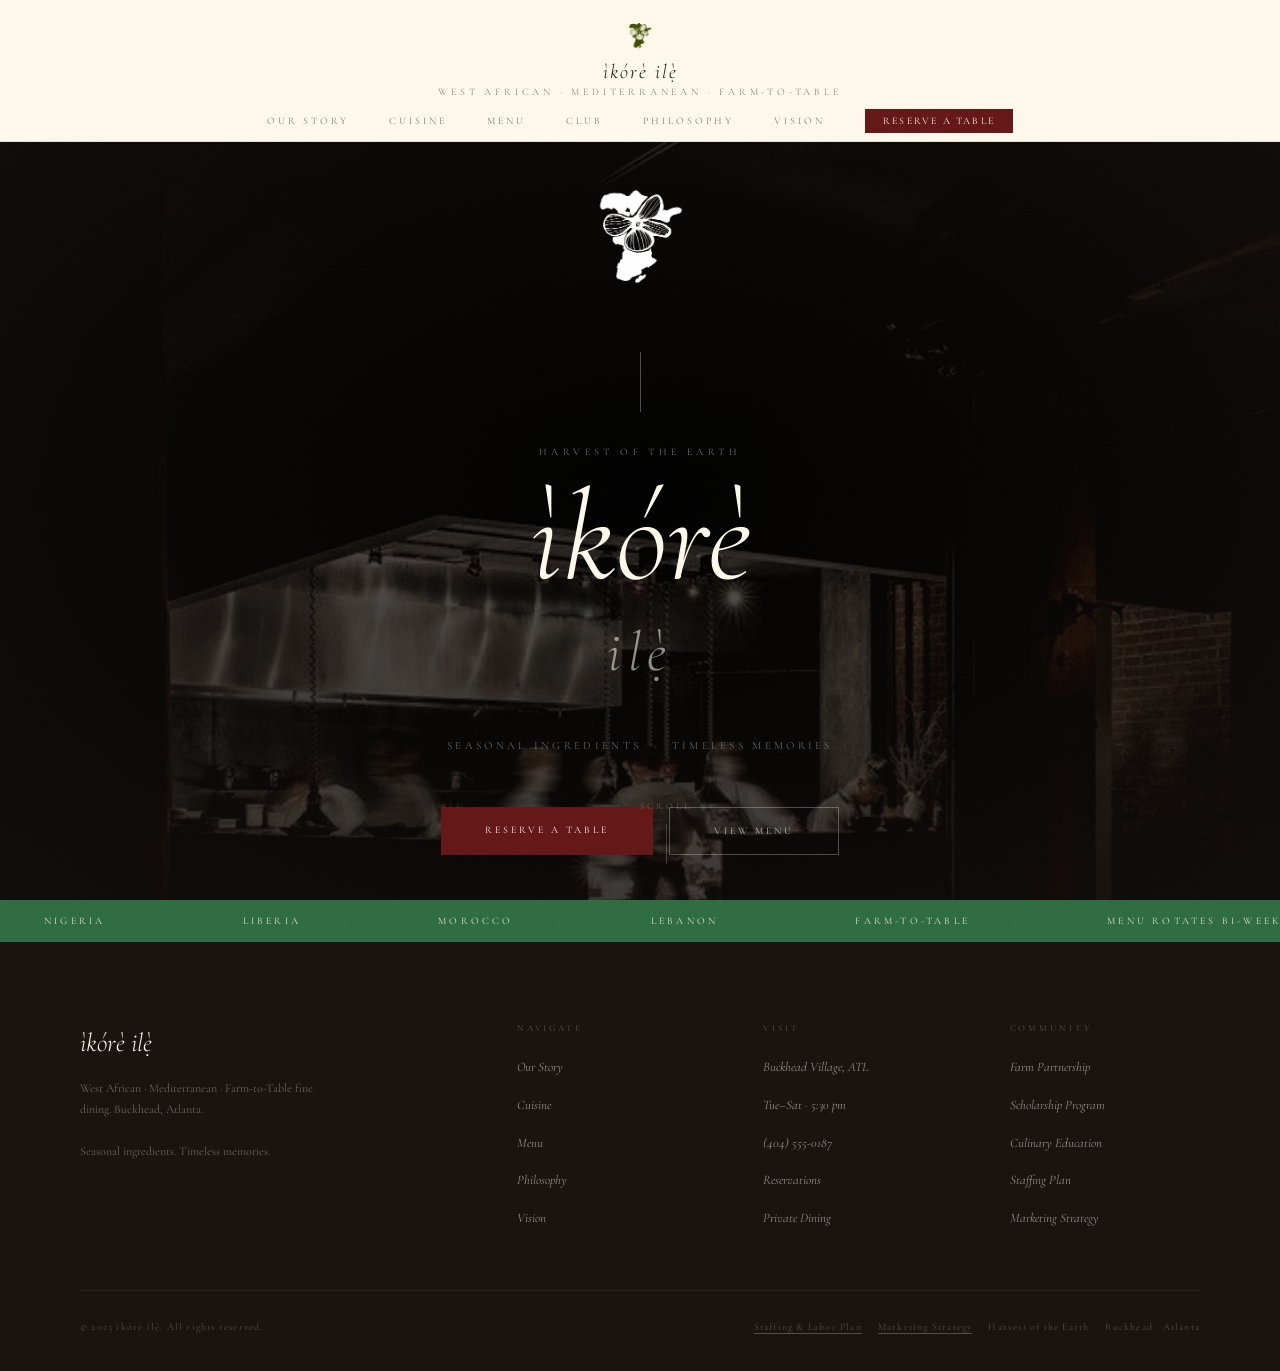
<file: index.html>
<!DOCTYPE html>
<html lang="en">
<head>
<meta charset="UTF-8">
<meta name="viewport" content="width=device-width, initial-scale=1.0">
<title>ìkórè ilẹ̀ — Harvest of the Earth</title>
<link rel="stylesheet" href="css/styles.css">
</head>
<body>

<nav id="main-nav">
  <a href="index.html" class="nav-wordmark">
    <img src="img/logo.png" class="nav-logo" alt="">
    <strong>ìkórè ilẹ̀</strong>
    West African · Mediterranean · Farm-to-Table
  </a>
  <ul class="nav-links">
    <li><a href="story.html">Our Story</a></li>
    <li><a href="cuisine.html">Cuisine</a></li>
    <li><a href="menu.html">Menu</a></li>
    <li><a href="club.html">Club</a></li>
    <li><a href="philosophy.html">Philosophy</a></li>
    <li><a href="vision.html">Vision</a></li>
    <li class="reserve-link"><a href="reservation.html">Reserve a Table</a></li>
  </ul>
</nav>

<!-- HERO -->


<section id="hero">
  <div class="hero-bg">
    <img src="[data-uri]" alt="Open kitchen dining room, candlelit evening service">
  </div>
  <div class="hero-center">
    <img src="img/logo.png" class="hero-logomark" alt="ìkórè ilẹ̀">
    <div class="hero-rule"></div>
    <p class="hero-overline">Harvest of the Earth</p>
    <h1 class="hero-headline">ìkórè</h1>
    <p class="hero-headline-sub">ilẹ̀</p>
    <p class="hero-tagline">Seasonal ingredients &nbsp;·&nbsp; Timeless memories</p>
    <div class="hero-cta-group">
      <a href="reservation.html" class="hero-cta">Reserve a Table</a>
      <a href="menu.html" class="hero-cta-ghost">View Menu</a>
    </div>
  </div>
  <div class="hero-scroll-hint">
    <span>Scroll</span>
    <div class="scroll-line"></div>
  </div>
</section>

<div class="marquee-band" aria-hidden="true">
  <div class="marquee-track">
    <span class="marquee-item">Nigeria</span>
    <span class="marquee-item">Liberia</span>
    <span class="marquee-item">Morocco</span>
    <span class="marquee-item">Lebanon</span>
    <span class="marquee-item">Farm-to-Table</span>
    <span class="marquee-item">Menu Rotates Bi-Weekly</span>
    <span class="marquee-item">Buckhead · Atlanta</span>
    <span class="marquee-item">Community Agriculture</span>
    <span class="marquee-item">Culinary Storytelling</span>
    <span class="marquee-item">Nigeria</span>
    <span class="marquee-item">Liberia</span>
    <span class="marquee-item">Morocco</span>
    <span class="marquee-item">Lebanon</span>
    <span class="marquee-item">Farm-to-Table</span>
    <span class="marquee-item">Menu Rotates Bi-Weekly</span>
    <span class="marquee-item">Buckhead · Atlanta</span>
    <span class="marquee-item">Community Agriculture</span>
    <span class="marquee-item">Culinary Storytelling</span>
  </div>
</div>



<footer>
  <div class="footer-grid">
    <div>
      <div class="footer-brand-word">ìkórè ilẹ̀</div>
      <p class="footer-tagline">West African · Mediterranean · Farm-to-Table fine dining. Buckhead, Atlanta.<br><br>Seasonal ingredients. Timeless memories.</p>
    </div>
    <div>
      <div class="footer-col-title">Navigate</div>
      <ul class="footer-links"><li><a href="story.html">Our Story</a></li><li><a href="cuisine.html">Cuisine</a></li><li><a href="menu.html">Menu</a></li><li><a href="philosophy.html">Philosophy</a></li><li><a href="vision.html">Vision</a></li></ul>
    </div>
    <div>
      <div class="footer-col-title">Visit</div>
      <ul class="footer-links"><li><a href="#">Buckhead Village, ATL</a></li><li><a href="#">Tue–Sat · 5:30 pm</a></li><li><a href="tel:+14045550187">(404) 555-0187</a></li><li><a href="mailto:reservations@ikoreile.com">Reservations</a></li><li><a href="#">Private Dining</a></li></ul>
    </div>
    <div>
      <div class="footer-col-title">Community</div>
      <ul class="footer-links"><li><a href="#">Farm Partnership</a></li><li><a href="#">Scholarship Program</a></li><li><a href="#">Culinary Education</a></li><li><a href="staffing.html">Staffing Plan</a></li><li><a href="strategy.html">Marketing Strategy</a></li></ul>
    </div>
  </div>
  <div class="footer-bottom">
    <span>© 2025 ìkórè ilẹ̀. All rights reserved.</span>
    <span><a href="staffing.html" style="color:inherit; text-decoration:none; border-bottom:1px solid rgba(255,249,235,0.25);">Staffing &amp; Labor Plan</a> &nbsp;·&nbsp; <a href="strategy.html" style="color:inherit; text-decoration:none; border-bottom:1px solid rgba(255,249,235,0.25);">Marketing Strategy</a> &nbsp;·&nbsp; Harvest of the Earth &nbsp;·&nbsp; Buckhead · Atlanta</span>
  </div>
</footer>



<script>
  const reveals = document.querySelectorAll('.reveal, .reveal-left');
  const obs = new IntersectionObserver((entries) => {
    entries.forEach(e => { if (e.isIntersecting) { e.target.classList.add('visible'); obs.unobserve(e.target); } });
  }, { threshold: 0.1, rootMargin: '0px 0px -32px 0px' });
  reveals.forEach(el => obs.observe(el));
  const nav = document.getElementById('main-nav');
  window.addEventListener('scroll', () => { nav.style.boxShadow = window.scrollY > 20 ? '0 2px 24px rgba(26,20,16,0.1)' : 'none'; }, { passive: true });
</script>

</body>
</html>
</file>
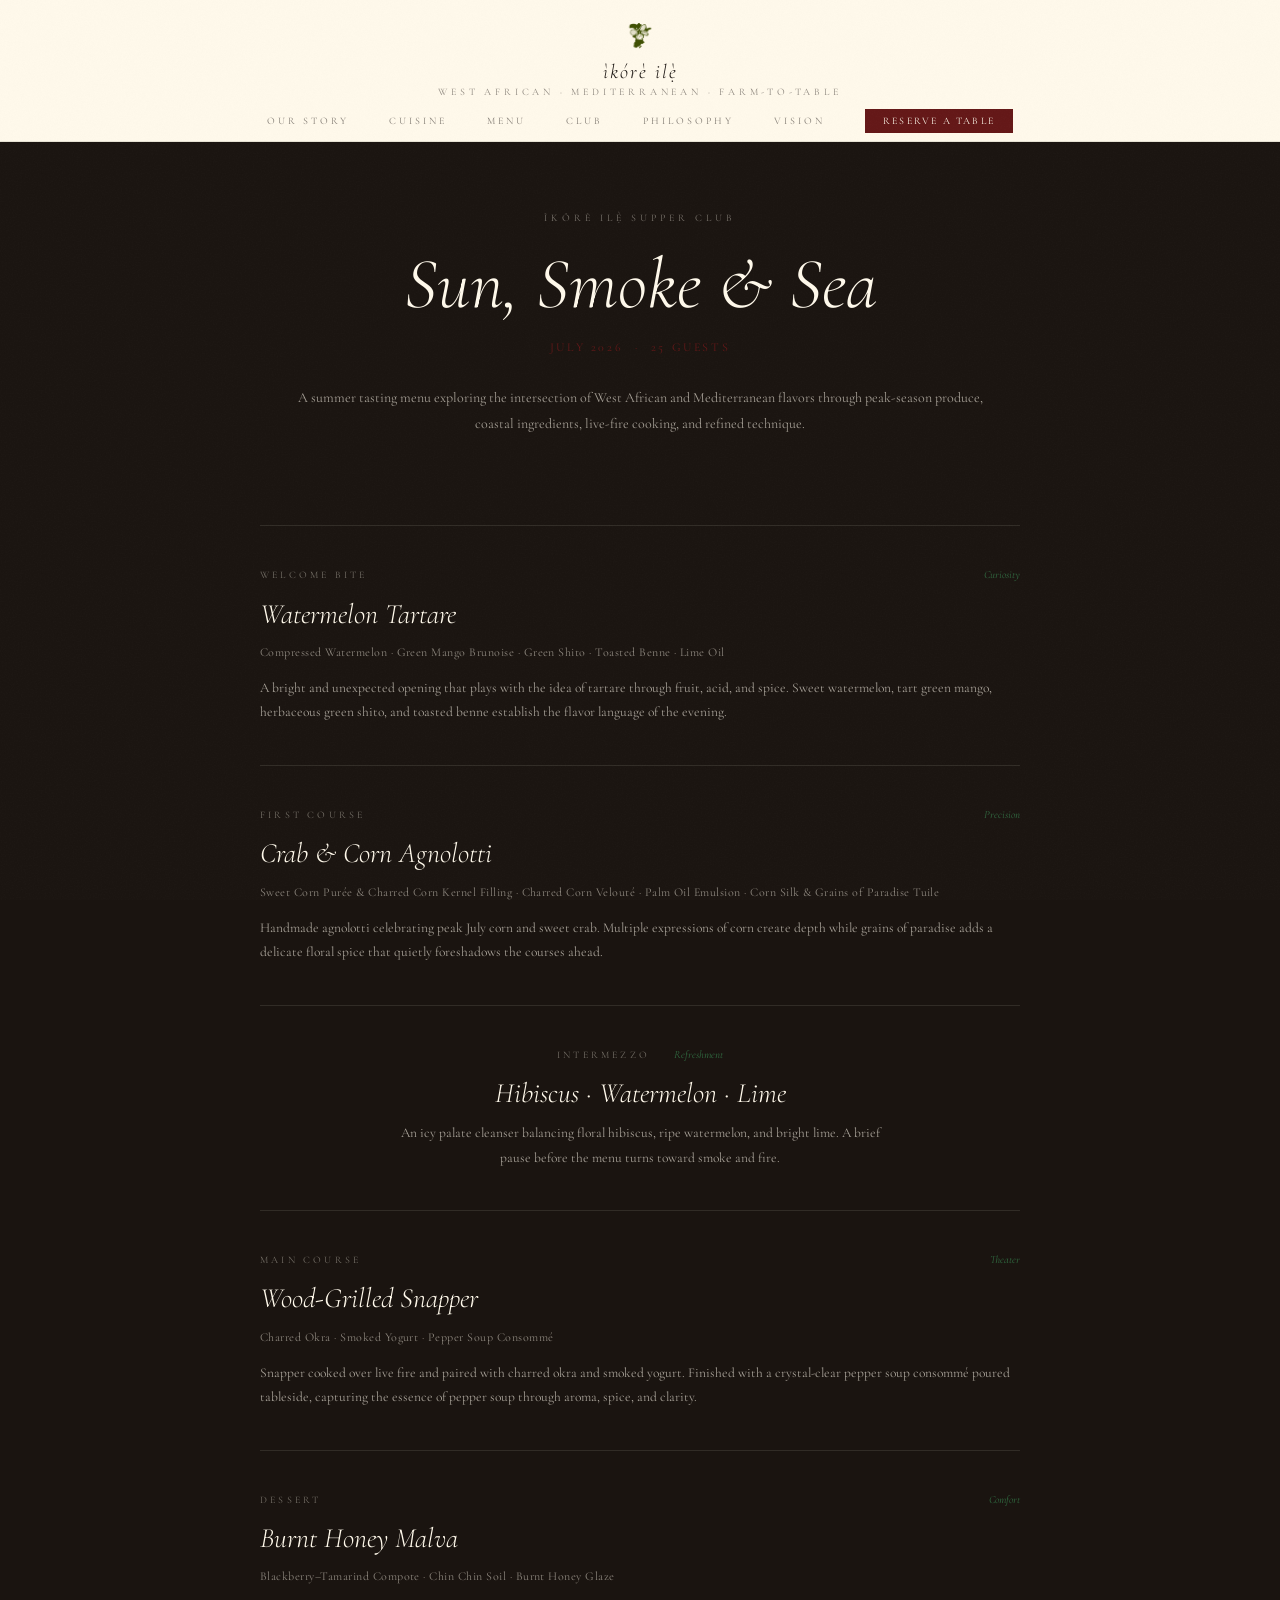
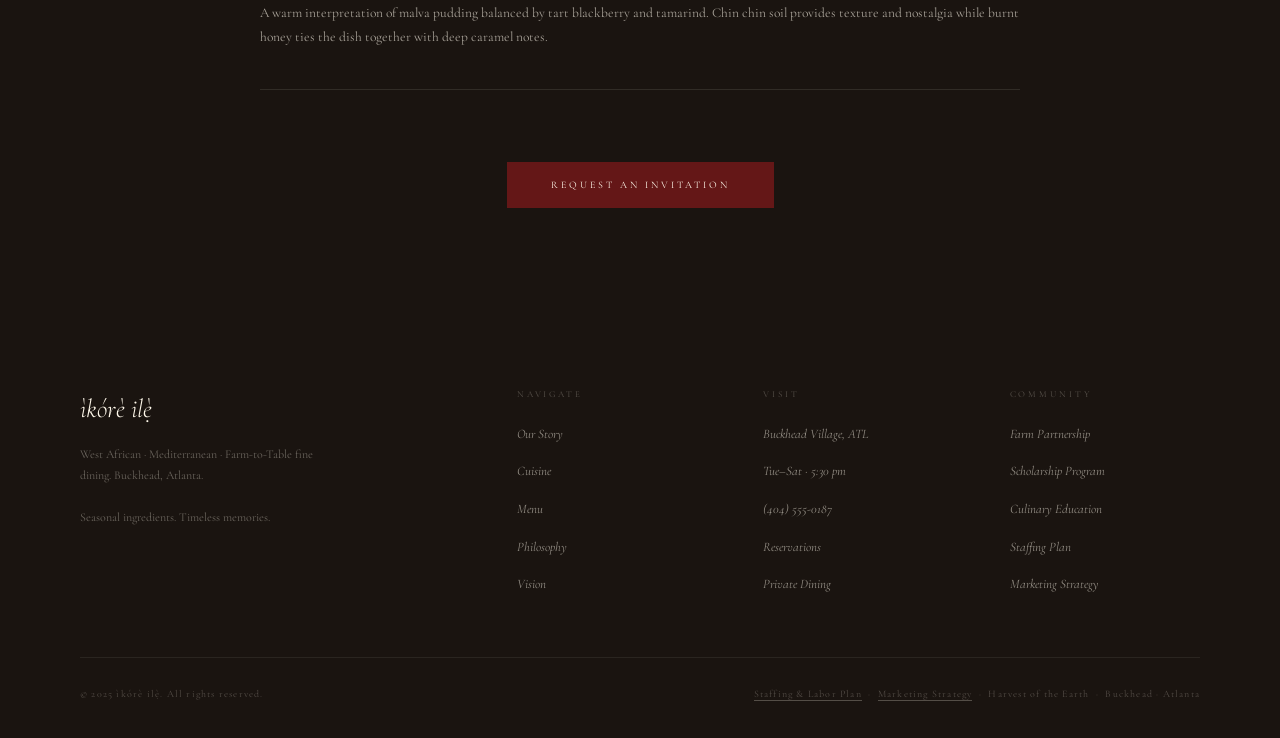
<file: club.html>
<!DOCTYPE html>
<html lang="en">
<head>
<meta charset="UTF-8">
<meta name="viewport" content="width=device-width, initial-scale=1.0">
<title>The Club — ìkórè ilẹ̀</title>
<link rel="stylesheet" href="css/styles.css">
</head>
<body>

<nav id="main-nav">
  <a href="index.html" class="nav-wordmark">
    <img src="img/logo.png" class="nav-logo" alt="">
    <strong>ìkórè ilẹ̀</strong>
    West African · Mediterranean · Farm-to-Table
  </a>
  <ul class="nav-links">
    <li><a href="story.html">Our Story</a></li>
    <li><a href="cuisine.html">Cuisine</a></li>
    <li><a href="menu.html">Menu</a></li>
    <li><a href="club.html">Club</a></li>
    <li><a href="philosophy.html">Philosophy</a></li>
    <li><a href="vision.html">Vision</a></li>
    <li class="reserve-link"><a href="reservation.html">Reserve a Table</a></li>
  </ul>
</nav>

<!-- HERO -->


<section id="club" style="margin-top: 82px;">
  <div class="club-header">
    <p class="club-label reveal">ìkórè ilẹ̀ Supper Club</p>
    <h2 class="club-title reveal reveal-delay-1">Sun, Smoke &amp; Sea</h2>
    <p class="club-meta reveal reveal-delay-2">July 2026 &nbsp;·&nbsp; 25 Guests</p>
    <p class="club-intro reveal reveal-delay-3">A summer tasting menu exploring the intersection of West African and Mediterranean flavors through peak-season produce, coastal ingredients, live-fire cooking, and refined technique.</p>
  </div>

  <div class="club-courses">

    <div class="club-course reveal">
      <div class="club-course-head">
        <span class="club-course-label">Welcome Bite</span>
        <span class="club-course-theme">Curiosity</span>
      </div>
      <h3 class="club-dish-name">Watermelon Tartare</h3>
      <p class="club-dish-components">Compressed Watermelon &middot; Green Mango Brunoise &middot; Green Shito &middot; Toasted Benne &middot; Lime Oil</p>
      <p class="club-dish-desc">A bright and unexpected opening that plays with the idea of tartare through fruit, acid, and spice. Sweet watermelon, tart green mango, herbaceous green shito, and toasted benne establish the flavor language of the evening.</p>
    </div>

    <div class="club-course reveal">
      <div class="club-course-head">
        <span class="club-course-label">First Course</span>
        <span class="club-course-theme">Precision</span>
      </div>
      <h3 class="club-dish-name">Crab &amp; Corn Agnolotti</h3>
      <p class="club-dish-components">Sweet Corn Pur&eacute;e &amp; Charred Corn Kernel Filling &middot; Charred Corn Velout&eacute; &middot; Palm Oil Emulsion &middot; Corn Silk &amp; Grains of Paradise Tuile</p>
      <p class="club-dish-desc">Handmade agnolotti celebrating peak July corn and sweet crab. Multiple expressions of corn create depth while grains of paradise adds a delicate floral spice that quietly foreshadows the courses ahead.</p>
    </div>

    <div class="club-course club-course-intermezzo reveal">
      <div class="club-course-head">
        <span class="club-course-label">Intermezzo</span>
        <span class="club-course-theme">Refreshment</span>
      </div>
      <h3 class="club-dish-name">Hibiscus &middot; Watermelon &middot; Lime</h3>
      <p class="club-dish-desc">An icy palate cleanser balancing floral hibiscus, ripe watermelon, and bright lime. A brief pause before the menu turns toward smoke and fire.</p>
    </div>

    <div class="club-course reveal">
      <div class="club-course-head">
        <span class="club-course-label">Main Course</span>
        <span class="club-course-theme">Theater</span>
      </div>
      <h3 class="club-dish-name">Wood-Grilled Snapper</h3>
      <p class="club-dish-components">Charred Okra &middot; Smoked Yogurt &middot; Pepper Soup Consomm&eacute;</p>
      <p class="club-dish-desc">Snapper cooked over live fire and paired with charred okra and smoked yogurt. Finished with a crystal-clear pepper soup consomm&eacute; poured tableside, capturing the essence of pepper soup through aroma, spice, and clarity.</p>
    </div>

    <div class="club-course reveal">
      <div class="club-course-head">
        <span class="club-course-label">Dessert</span>
        <span class="club-course-theme">Comfort</span>
      </div>
      <h3 class="club-dish-name">Burnt Honey Malva</h3>
      <p class="club-dish-components">Blackberry&ndash;Tamarind Compote &middot; Chin Chin Soil &middot; Burnt Honey Glaze</p>
      <p class="club-dish-desc">A warm interpretation of malva pudding balanced by tart blackberry and tamarind. Chin chin soil provides texture and nostalgia while burnt honey ties the dish together with deep caramel notes.</p>
    </div>

  </div>

  <div class="club-cta reveal">
    <a href="reservation.html" class="hero-cta">Request an Invitation</a>
  </div>
</section>


<footer>
  <div class="footer-grid">
    <div>
      <div class="footer-brand-word">ìkórè ilẹ̀</div>
      <p class="footer-tagline">West African · Mediterranean · Farm-to-Table fine dining. Buckhead, Atlanta.<br><br>Seasonal ingredients. Timeless memories.</p>
    </div>
    <div>
      <div class="footer-col-title">Navigate</div>
      <ul class="footer-links"><li><a href="story.html">Our Story</a></li><li><a href="cuisine.html">Cuisine</a></li><li><a href="menu.html">Menu</a></li><li><a href="philosophy.html">Philosophy</a></li><li><a href="vision.html">Vision</a></li></ul>
    </div>
    <div>
      <div class="footer-col-title">Visit</div>
      <ul class="footer-links"><li><a href="#">Buckhead Village, ATL</a></li><li><a href="#">Tue–Sat · 5:30 pm</a></li><li><a href="tel:+14045550187">(404) 555-0187</a></li><li><a href="mailto:reservations@ikoreile.com">Reservations</a></li><li><a href="#">Private Dining</a></li></ul>
    </div>
    <div>
      <div class="footer-col-title">Community</div>
      <ul class="footer-links"><li><a href="#">Farm Partnership</a></li><li><a href="#">Scholarship Program</a></li><li><a href="#">Culinary Education</a></li><li><a href="staffing.html">Staffing Plan</a></li><li><a href="strategy.html">Marketing Strategy</a></li></ul>
    </div>
  </div>
  <div class="footer-bottom">
    <span>© 2025 ìkórè ilẹ̀. All rights reserved.</span>
    <span><a href="staffing.html" style="color:inherit; text-decoration:none; border-bottom:1px solid rgba(255,249,235,0.25);">Staffing &amp; Labor Plan</a> &nbsp;·&nbsp; <a href="strategy.html" style="color:inherit; text-decoration:none; border-bottom:1px solid rgba(255,249,235,0.25);">Marketing Strategy</a> &nbsp;·&nbsp; Harvest of the Earth &nbsp;·&nbsp; Buckhead · Atlanta</span>
  </div>
</footer>



<script>
  const reveals = document.querySelectorAll('.reveal, .reveal-left');
  const obs = new IntersectionObserver((entries) => {
    entries.forEach(e => { if (e.isIntersecting) { e.target.classList.add('visible'); obs.unobserve(e.target); } });
  }, { threshold: 0.1, rootMargin: '0px 0px -32px 0px' });
  reveals.forEach(el => obs.observe(el));
  const nav = document.getElementById('main-nav');
  window.addEventListener('scroll', () => { nav.style.boxShadow = window.scrollY > 20 ? '0 2px 24px rgba(26,20,16,0.1)' : 'none'; }, { passive: true });
</script>

</body>
</html>
</file>
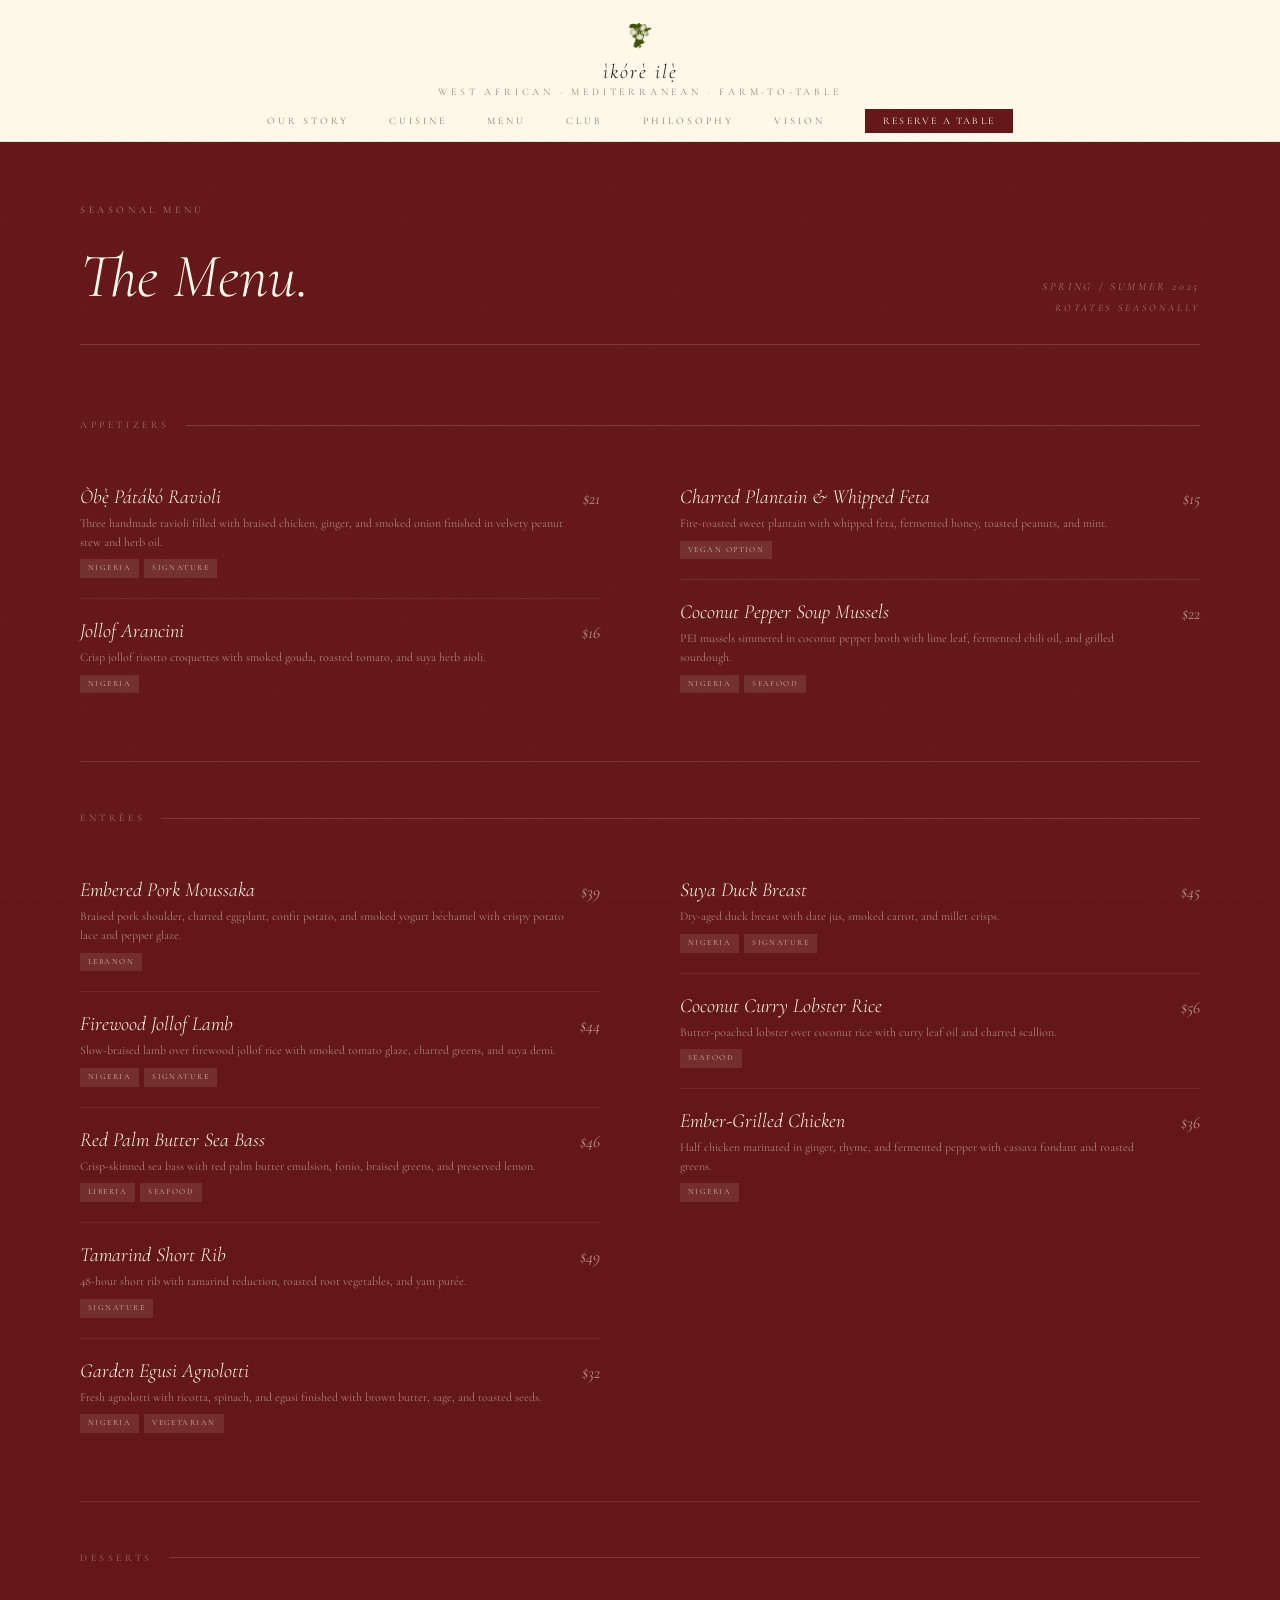
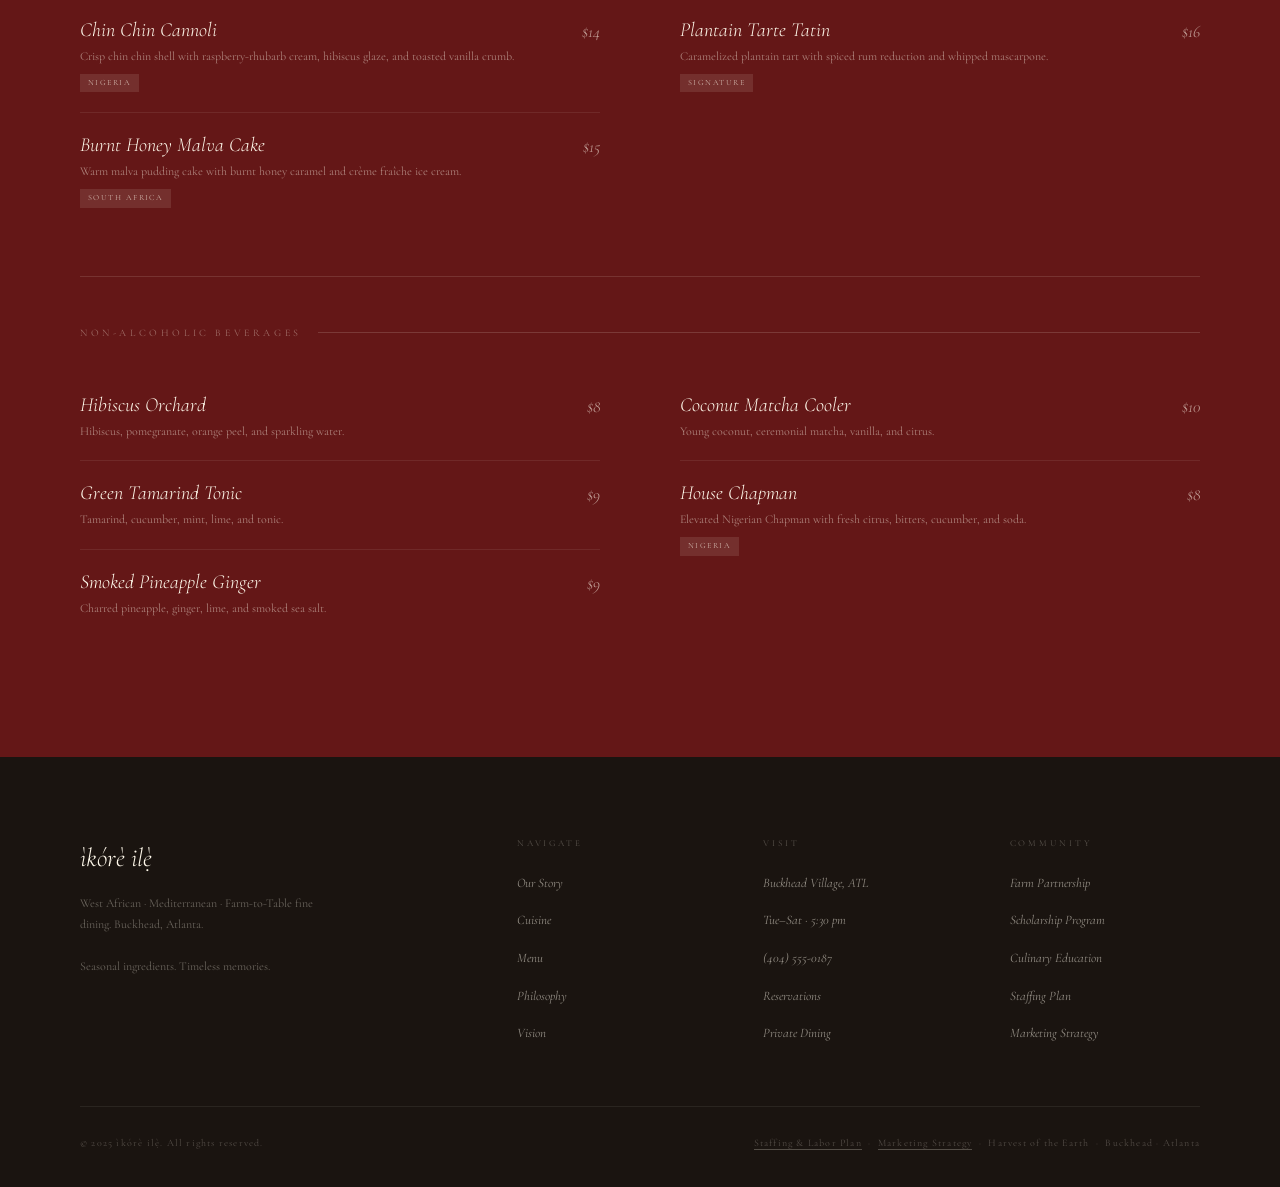
<file: menu.html>
<!DOCTYPE html>
<html lang="en">
<head>
<meta charset="UTF-8">
<meta name="viewport" content="width=device-width, initial-scale=1.0">
<title>Menu — ìkórè ilẹ̀</title>
<link rel="stylesheet" href="css/styles.css">
</head>
<body>

<nav id="main-nav">
  <a href="index.html" class="nav-wordmark">
    <img src="img/logo.png" class="nav-logo" alt="">
    <strong>ìkórè ilẹ̀</strong>
    West African · Mediterranean · Farm-to-Table
  </a>
  <ul class="nav-links">
    <li><a href="story.html">Our Story</a></li>
    <li><a href="cuisine.html">Cuisine</a></li>
    <li><a href="menu.html">Menu</a></li>
    <li><a href="club.html">Club</a></li>
    <li><a href="philosophy.html">Philosophy</a></li>
    <li><a href="vision.html">Vision</a></li>
    <li class="reserve-link"><a href="reservation.html">Reserve a Table</a></li>
  </ul>
</nav>

<!-- HERO -->


<section id="menu" style="margin-top: 82px;">
  <div class="menu-header">
    <div><p class="section-label">Seasonal Menu</p><h2 class="section-title">The Menu.</h2></div>
    <div class="menu-season">Spring / Summer 2025<br><span style="font-size:10px;display:block;margin-top:4px;">Rotates seasonally</span></div>
  </div>

  <!-- APPETIZERS -->
  <div class="menu-category-label">Appetizers</div>
  <div class="menu-columns">
    <div>
      <div class="dish"><div><div class="dish-name">Òbẹ̀ Pátákó Ravioli</div><div class="dish-desc">Three handmade ravioli filled with braised chicken, ginger, and smoked onion finished in velvety peanut stew and herb oil.</div><div class="dish-tags"><span class="dish-tag">Nigeria</span><span class="dish-tag">Signature</span></div></div><div class="dish-price">$21</div></div>
      <div class="dish"><div><div class="dish-name">Jollof Arancini</div><div class="dish-desc">Crisp jollof risotto croquettes with smoked gouda, roasted tomato, and suya herb aioli.</div><div class="dish-tags"><span class="dish-tag">Nigeria</span></div></div><div class="dish-price">$16</div></div>
    </div>
    <div>
      <div class="dish"><div><div class="dish-name">Charred Plantain &amp; Whipped Feta</div><div class="dish-desc">Fire-roasted sweet plantain with whipped feta, fermented honey, toasted peanuts, and mint.</div><div class="dish-tags"><span class="dish-tag">Vegan Option</span></div></div><div class="dish-price">$15</div></div>
      <div class="dish"><div><div class="dish-name">Coconut Pepper Soup Mussels</div><div class="dish-desc">PEI mussels simmered in coconut pepper broth with lime leaf, fermented chili oil, and grilled sourdough.</div><div class="dish-tags"><span class="dish-tag">Nigeria</span><span class="dish-tag">Seafood</span></div></div><div class="dish-price">$22</div></div>
    </div>
  </div>

  <div style="height:1px;background:rgba(255,249,235,0.12);margin:48px 0;"></div>

  <!-- ENTRÉES -->
  <div class="menu-category-label">Entrées</div>
  <div class="menu-columns">
    <div>
      <div class="dish"><div><div class="dish-name">Embered Pork Moussaka</div><div class="dish-desc">Braised pork shoulder, charred eggplant, confit potato, and smoked yogurt béchamel with crispy potato lace and pepper glaze.</div><div class="dish-tags"><span class="dish-tag">Lebanon</span></div></div><div class="dish-price">$39</div></div>
      <div class="dish"><div><div class="dish-name">Firewood Jollof Lamb</div><div class="dish-desc">Slow-braised lamb over firewood jollof rice with smoked tomato glaze, charred greens, and suya demi.</div><div class="dish-tags"><span class="dish-tag">Nigeria</span><span class="dish-tag">Signature</span></div></div><div class="dish-price">$44</div></div>
      <div class="dish"><div><div class="dish-name">Red Palm Butter Sea Bass</div><div class="dish-desc">Crisp-skinned sea bass with red palm butter emulsion, fonio, braised greens, and preserved lemon.</div><div class="dish-tags"><span class="dish-tag">Liberia</span><span class="dish-tag">Seafood</span></div></div><div class="dish-price">$46</div></div>
      <div class="dish"><div><div class="dish-name">Tamarind Short Rib</div><div class="dish-desc">48-hour short rib with tamarind reduction, roasted root vegetables, and yam purée.</div><div class="dish-tags"><span class="dish-tag">Signature</span></div></div><div class="dish-price">$49</div></div>
      <div class="dish"><div><div class="dish-name">Garden Egusi Agnolotti</div><div class="dish-desc">Fresh agnolotti with ricotta, spinach, and egusi finished with brown butter, sage, and toasted seeds.</div><div class="dish-tags"><span class="dish-tag">Nigeria</span><span class="dish-tag">Vegetarian</span></div></div><div class="dish-price">$32</div></div>
    </div>
    <div>
      <div class="dish"><div><div class="dish-name">Suya Duck Breast</div><div class="dish-desc">Dry-aged duck breast with date jus, smoked carrot, and millet crisps.</div><div class="dish-tags"><span class="dish-tag">Nigeria</span><span class="dish-tag">Signature</span></div></div><div class="dish-price">$45</div></div>
      <div class="dish"><div><div class="dish-name">Coconut Curry Lobster Rice</div><div class="dish-desc">Butter-poached lobster over coconut rice with curry leaf oil and charred scallion.</div><div class="dish-tags"><span class="dish-tag">Seafood</span></div></div><div class="dish-price">$56</div></div>
      <div class="dish"><div><div class="dish-name">Ember-Grilled Chicken</div><div class="dish-desc">Half chicken marinated in ginger, thyme, and fermented pepper with cassava fondant and roasted greens.</div><div class="dish-tags"><span class="dish-tag">Nigeria</span></div></div><div class="dish-price">$36</div></div>
    </div>
  </div>

  <div style="height:1px;background:rgba(255,249,235,0.12);margin:48px 0;"></div>

  <!-- DESSERTS -->
  <div class="menu-category-label">Desserts</div>
  <div class="menu-columns">
    <div>
      <div class="dish"><div><div class="dish-name">Chin Chin Cannoli</div><div class="dish-desc">Crisp chin chin shell with raspberry-rhubarb cream, hibiscus glaze, and toasted vanilla crumb.</div><div class="dish-tags"><span class="dish-tag">Nigeria</span></div></div><div class="dish-price">$14</div></div>
      <div class="dish"><div><div class="dish-name">Burnt Honey Malva Cake</div><div class="dish-desc">Warm malva pudding cake with burnt honey caramel and crème fraîche ice cream.</div><div class="dish-tags"><span class="dish-tag">South Africa</span></div></div><div class="dish-price">$15</div></div>
    </div>
    <div>
      <div class="dish"><div><div class="dish-name">Plantain Tarte Tatin</div><div class="dish-desc">Caramelized plantain tart with spiced rum reduction and whipped mascarpone.</div><div class="dish-tags"><span class="dish-tag">Signature</span></div></div><div class="dish-price">$16</div></div>
    </div>
  </div>

  <div style="height:1px;background:rgba(255,249,235,0.12);margin:48px 0;"></div>

  <!-- BEVERAGES -->
  <div class="menu-category-label">Non-Alcoholic Beverages</div>
  <div class="menu-columns">
    <div>
      <div class="dish"><div><div class="dish-name">Hibiscus Orchard</div><div class="dish-desc">Hibiscus, pomegranate, orange peel, and sparkling water.</div></div><div class="dish-price">$8</div></div>
      <div class="dish"><div><div class="dish-name">Green Tamarind Tonic</div><div class="dish-desc">Tamarind, cucumber, mint, lime, and tonic.</div></div><div class="dish-price">$9</div></div>
      <div class="dish"><div><div class="dish-name">Smoked Pineapple Ginger</div><div class="dish-desc">Charred pineapple, ginger, lime, and smoked sea salt.</div></div><div class="dish-price">$9</div></div>
    </div>
    <div>
      <div class="dish"><div><div class="dish-name">Coconut Matcha Cooler</div><div class="dish-desc">Young coconut, ceremonial matcha, vanilla, and citrus.</div></div><div class="dish-price">$10</div></div>
      <div class="dish"><div><div class="dish-name">House Chapman</div><div class="dish-desc">Elevated Nigerian Chapman with fresh citrus, bitters, cucumber, and soda.</div><div class="dish-tags"><span class="dish-tag">Nigeria</span></div></div><div class="dish-price">$8</div></div>
    </div>
  </div>

</section>


<footer>
  <div class="footer-grid">
    <div>
      <div class="footer-brand-word">ìkórè ilẹ̀</div>
      <p class="footer-tagline">West African · Mediterranean · Farm-to-Table fine dining. Buckhead, Atlanta.<br><br>Seasonal ingredients. Timeless memories.</p>
    </div>
    <div>
      <div class="footer-col-title">Navigate</div>
      <ul class="footer-links"><li><a href="story.html">Our Story</a></li><li><a href="cuisine.html">Cuisine</a></li><li><a href="menu.html">Menu</a></li><li><a href="philosophy.html">Philosophy</a></li><li><a href="vision.html">Vision</a></li></ul>
    </div>
    <div>
      <div class="footer-col-title">Visit</div>
      <ul class="footer-links"><li><a href="#">Buckhead Village, ATL</a></li><li><a href="#">Tue–Sat · 5:30 pm</a></li><li><a href="tel:+14045550187">(404) 555-0187</a></li><li><a href="mailto:reservations@ikoreile.com">Reservations</a></li><li><a href="#">Private Dining</a></li></ul>
    </div>
    <div>
      <div class="footer-col-title">Community</div>
      <ul class="footer-links"><li><a href="#">Farm Partnership</a></li><li><a href="#">Scholarship Program</a></li><li><a href="#">Culinary Education</a></li><li><a href="staffing.html">Staffing Plan</a></li><li><a href="strategy.html">Marketing Strategy</a></li></ul>
    </div>
  </div>
  <div class="footer-bottom">
    <span>© 2025 ìkórè ilẹ̀. All rights reserved.</span>
    <span><a href="staffing.html" style="color:inherit; text-decoration:none; border-bottom:1px solid rgba(255,249,235,0.25);">Staffing &amp; Labor Plan</a> &nbsp;·&nbsp; <a href="strategy.html" style="color:inherit; text-decoration:none; border-bottom:1px solid rgba(255,249,235,0.25);">Marketing Strategy</a> &nbsp;·&nbsp; Harvest of the Earth &nbsp;·&nbsp; Buckhead · Atlanta</span>
  </div>
</footer>



<script>
  const reveals = document.querySelectorAll('.reveal, .reveal-left');
  const obs = new IntersectionObserver((entries) => {
    entries.forEach(e => { if (e.isIntersecting) { e.target.classList.add('visible'); obs.unobserve(e.target); } });
  }, { threshold: 0.1, rootMargin: '0px 0px -32px 0px' });
  reveals.forEach(el => obs.observe(el));
  const nav = document.getElementById('main-nav');
  window.addEventListener('scroll', () => { nav.style.boxShadow = window.scrollY > 20 ? '0 2px 24px rgba(26,20,16,0.1)' : 'none'; }, { passive: true });
</script>

</body>
</html>
</file>
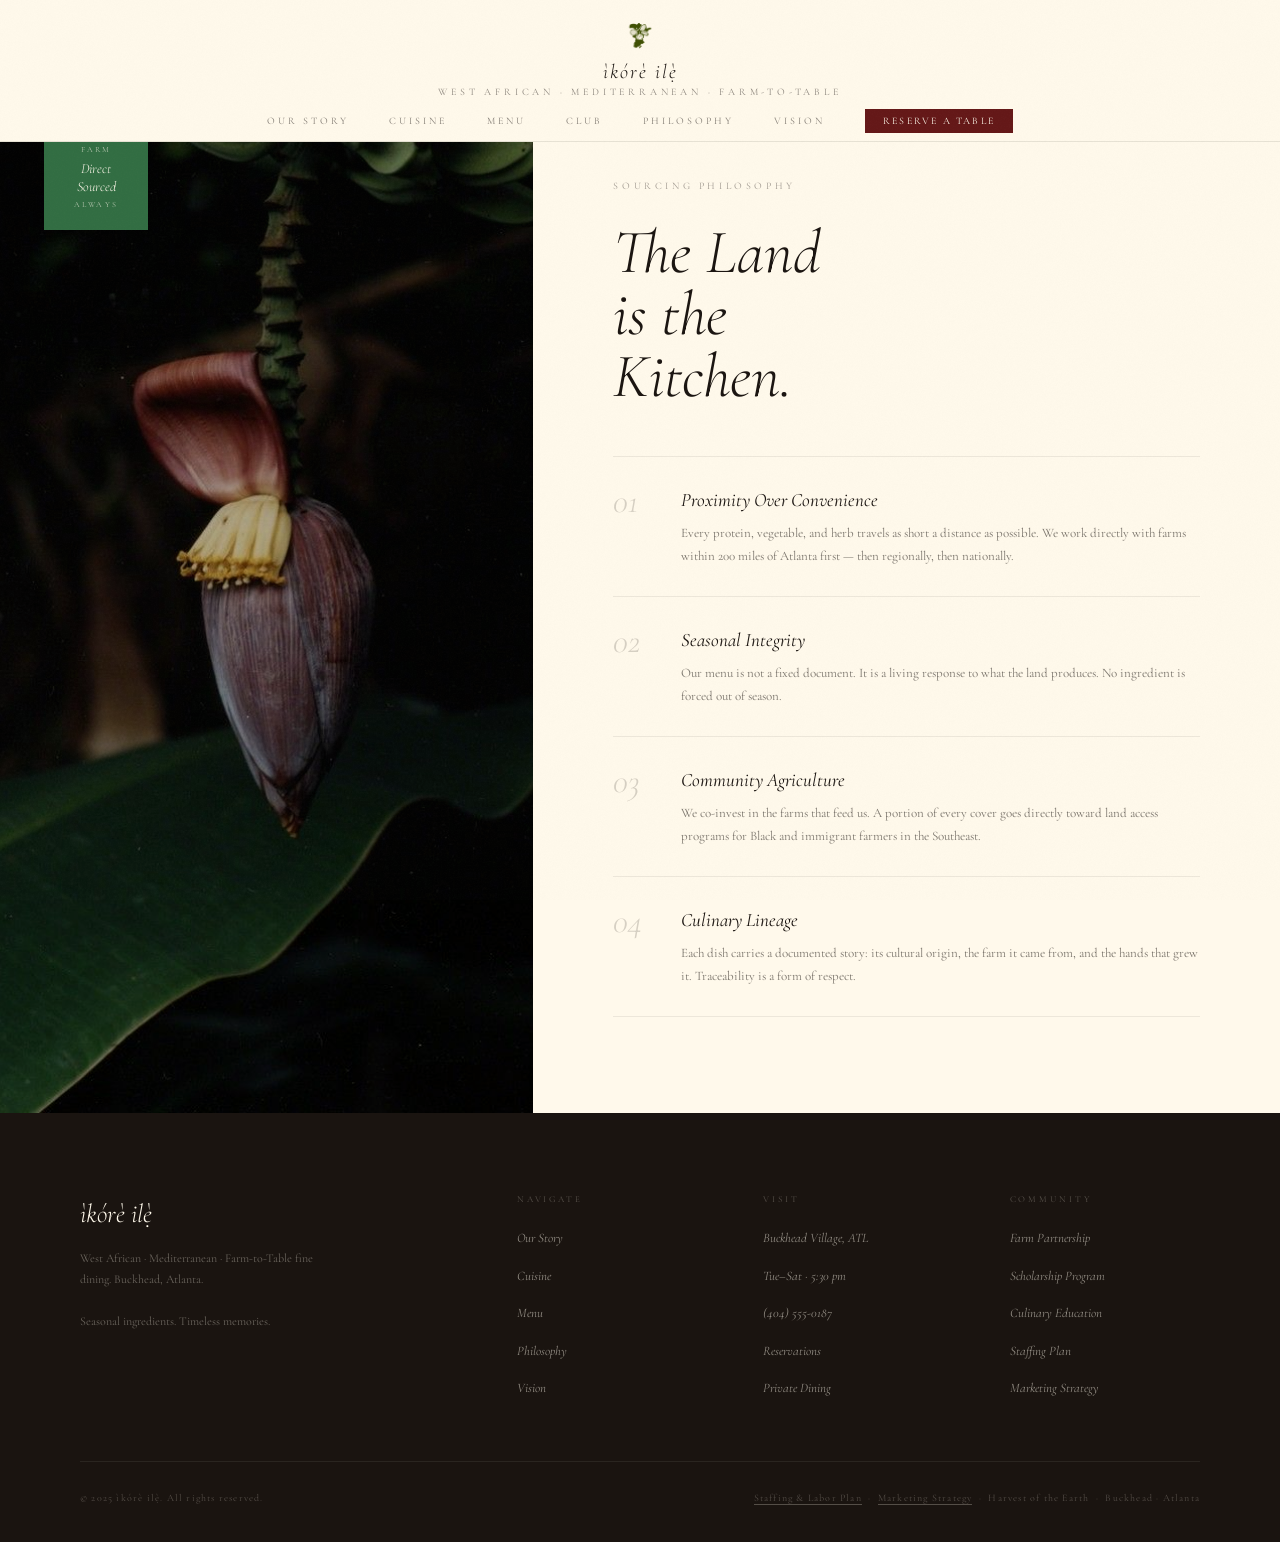
<file: philosophy.html>
<!DOCTYPE html>
<html lang="en">
<head>
<meta charset="UTF-8">
<meta name="viewport" content="width=device-width, initial-scale=1.0">
<title>Philosophy — ìkórè ilẹ̀</title>
<link rel="stylesheet" href="css/styles.css">
</head>
<body>

<nav id="main-nav">
  <a href="index.html" class="nav-wordmark">
    <img src="img/logo.png" class="nav-logo" alt="">
    <strong>ìkórè ilẹ̀</strong>
    West African · Mediterranean · Farm-to-Table
  </a>
  <ul class="nav-links">
    <li><a href="story.html">Our Story</a></li>
    <li><a href="cuisine.html">Cuisine</a></li>
    <li><a href="menu.html">Menu</a></li>
    <li><a href="club.html">Club</a></li>
    <li><a href="philosophy.html">Philosophy</a></li>
    <li><a href="vision.html">Vision</a></li>
    <li class="reserve-link"><a href="reservation.html">Reserve a Table</a></li>
  </ul>
</nav>

<!-- HERO -->


<section id="philosophy" style="margin-top: 82px;">
  <div class="philosophy-visual reveal-left">
    <img src="[data-uri]" alt="Banana blossom">
    <div class="philosophy-badge"><span class="badge-top">Farm</span><span class="badge-main">Direct<br>Sourced</span><span class="badge-top">Always</span></div>
  </div>
  <div class="philosophy-content">
    <p class="section-label-dark reveal">Sourcing Philosophy</p>
    <h2 class="section-title-dark reveal reveal-delay-1">The Land<br>is the<br>Kitchen.</h2>
    <div class="pillars">
      <div class="pillar reveal"><div class="pillar-num">01</div><div><div class="pillar-title">Proximity Over Convenience</div><div class="pillar-text">Every protein, vegetable, and herb travels as short a distance as possible. We work directly with farms within 200 miles of Atlanta first — then regionally, then nationally.</div></div></div>
      <div class="pillar reveal reveal-delay-1"><div class="pillar-num">02</div><div><div class="pillar-title">Seasonal Integrity</div><div class="pillar-text">Our menu is not a fixed document. It is a living response to what the land produces. No ingredient is forced out of season.</div></div></div>
      <div class="pillar reveal reveal-delay-2"><div class="pillar-num">03</div><div><div class="pillar-title">Community Agriculture</div><div class="pillar-text">We co-invest in the farms that feed us. A portion of every cover goes directly toward land access programs for Black and immigrant farmers in the Southeast.</div></div></div>
      <div class="pillar reveal reveal-delay-3"><div class="pillar-num">04</div><div><div class="pillar-title">Culinary Lineage</div><div class="pillar-text">Each dish carries a documented story: its cultural origin, the farm it came from, and the hands that grew it. Traceability is a form of respect.</div></div></div>
    </div>
  </div>
</section>


<footer>
  <div class="footer-grid">
    <div>
      <div class="footer-brand-word">ìkórè ilẹ̀</div>
      <p class="footer-tagline">West African · Mediterranean · Farm-to-Table fine dining. Buckhead, Atlanta.<br><br>Seasonal ingredients. Timeless memories.</p>
    </div>
    <div>
      <div class="footer-col-title">Navigate</div>
      <ul class="footer-links"><li><a href="story.html">Our Story</a></li><li><a href="cuisine.html">Cuisine</a></li><li><a href="menu.html">Menu</a></li><li><a href="philosophy.html">Philosophy</a></li><li><a href="vision.html">Vision</a></li></ul>
    </div>
    <div>
      <div class="footer-col-title">Visit</div>
      <ul class="footer-links"><li><a href="#">Buckhead Village, ATL</a></li><li><a href="#">Tue–Sat · 5:30 pm</a></li><li><a href="tel:+14045550187">(404) 555-0187</a></li><li><a href="mailto:reservations@ikoreile.com">Reservations</a></li><li><a href="#">Private Dining</a></li></ul>
    </div>
    <div>
      <div class="footer-col-title">Community</div>
      <ul class="footer-links"><li><a href="#">Farm Partnership</a></li><li><a href="#">Scholarship Program</a></li><li><a href="#">Culinary Education</a></li><li><a href="staffing.html">Staffing Plan</a></li><li><a href="strategy.html">Marketing Strategy</a></li></ul>
    </div>
  </div>
  <div class="footer-bottom">
    <span>© 2025 ìkórè ilẹ̀. All rights reserved.</span>
    <span><a href="staffing.html" style="color:inherit; text-decoration:none; border-bottom:1px solid rgba(255,249,235,0.25);">Staffing &amp; Labor Plan</a> &nbsp;·&nbsp; <a href="strategy.html" style="color:inherit; text-decoration:none; border-bottom:1px solid rgba(255,249,235,0.25);">Marketing Strategy</a> &nbsp;·&nbsp; Harvest of the Earth &nbsp;·&nbsp; Buckhead · Atlanta</span>
  </div>
</footer>



<script>
  const reveals = document.querySelectorAll('.reveal, .reveal-left');
  const obs = new IntersectionObserver((entries) => {
    entries.forEach(e => { if (e.isIntersecting) { e.target.classList.add('visible'); obs.unobserve(e.target); } });
  }, { threshold: 0.1, rootMargin: '0px 0px -32px 0px' });
  reveals.forEach(el => obs.observe(el));
  const nav = document.getElementById('main-nav');
  window.addEventListener('scroll', () => { nav.style.boxShadow = window.scrollY > 20 ? '0 2px 24px rgba(26,20,16,0.1)' : 'none'; }, { passive: true });
</script>

</body>
</html>
</file>
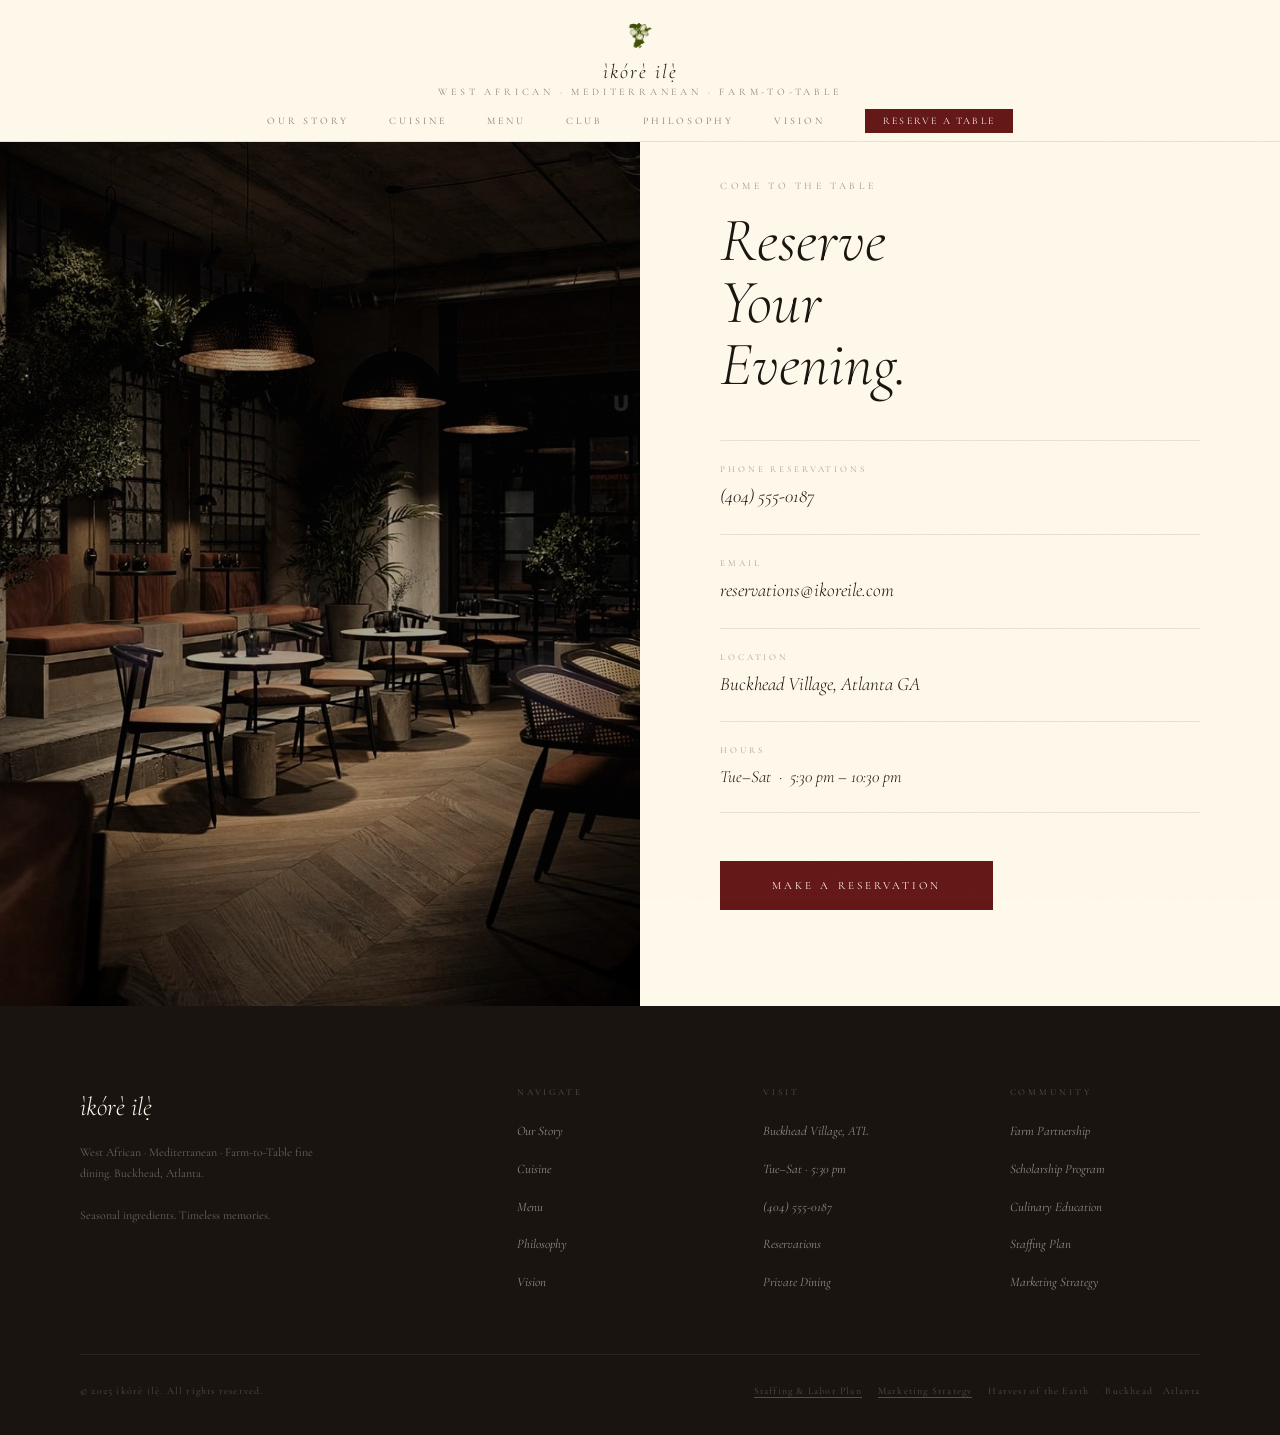
<file: reservation.html>
<!DOCTYPE html>
<html lang="en">
<head>
<meta charset="UTF-8">
<meta name="viewport" content="width=device-width, initial-scale=1.0">
<title>Reserve a Table — ìkórè ilẹ̀</title>
<link rel="stylesheet" href="css/styles.css">
</head>
<body>

<nav id="main-nav">
  <a href="index.html" class="nav-wordmark">
    <img src="img/logo.png" class="nav-logo" alt="">
    <strong>ìkórè ilẹ̀</strong>
    West African · Mediterranean · Farm-to-Table
  </a>
  <ul class="nav-links">
    <li><a href="story.html">Our Story</a></li>
    <li><a href="cuisine.html">Cuisine</a></li>
    <li><a href="menu.html">Menu</a></li>
    <li><a href="club.html">Club</a></li>
    <li><a href="philosophy.html">Philosophy</a></li>
    <li><a href="vision.html">Vision</a></li>
    <li class="reserve-link"><a href="reservation.html">Reserve a Table</a></li>
  </ul>
</nav>

<!-- HERO -->


<section id="reservation" style="margin-top: 82px;">
  <div class="reservation-photo">
    <img src="[data-uri]" alt="Warm amber lit dining room">
  </div>
  <div class="reservation-content">
    <p class="section-label-dark reveal">Come to the Table</p>
    <h2 class="section-title-dark reveal reveal-delay-1">Reserve<br>Your<br>Evening.</h2>
    <div class="contact-line reveal reveal-delay-2"><span class="contact-type">Phone Reservations</span><a href="tel:+14045550187" class="contact-value">(404) 555-0187</a></div>
    <div class="contact-line reveal reveal-delay-2"><span class="contact-type">Email</span><a href="mailto:reservations@ikoreile.com" class="contact-value">reservations@ikoreile.com</a></div>
    <div class="contact-line reveal reveal-delay-2"><span class="contact-type">Location</span><span class="contact-value">Buckhead Village, Atlanta GA</span></div>
    <div class="contact-line reveal reveal-delay-2"><span class="contact-type">Hours</span><span class="contact-value" style="font-size:17px;">Tue–Sat &nbsp;·&nbsp; 5:30 pm – 10:30 pm</span></div>
    <button class="reserve-btn reveal reveal-delay-3" onclick="alert('Reservations\n\n(404) 555-0187\nreservations@ikoreile.com\n\nWe look forward to welcoming you.')">Make a Reservation</button>
  </div>
</section>


<footer>
  <div class="footer-grid">
    <div>
      <div class="footer-brand-word">ìkórè ilẹ̀</div>
      <p class="footer-tagline">West African · Mediterranean · Farm-to-Table fine dining. Buckhead, Atlanta.<br><br>Seasonal ingredients. Timeless memories.</p>
    </div>
    <div>
      <div class="footer-col-title">Navigate</div>
      <ul class="footer-links"><li><a href="story.html">Our Story</a></li><li><a href="cuisine.html">Cuisine</a></li><li><a href="menu.html">Menu</a></li><li><a href="philosophy.html">Philosophy</a></li><li><a href="vision.html">Vision</a></li></ul>
    </div>
    <div>
      <div class="footer-col-title">Visit</div>
      <ul class="footer-links"><li><a href="#">Buckhead Village, ATL</a></li><li><a href="#">Tue–Sat · 5:30 pm</a></li><li><a href="tel:+14045550187">(404) 555-0187</a></li><li><a href="mailto:reservations@ikoreile.com">Reservations</a></li><li><a href="#">Private Dining</a></li></ul>
    </div>
    <div>
      <div class="footer-col-title">Community</div>
      <ul class="footer-links"><li><a href="#">Farm Partnership</a></li><li><a href="#">Scholarship Program</a></li><li><a href="#">Culinary Education</a></li><li><a href="staffing.html">Staffing Plan</a></li><li><a href="strategy.html">Marketing Strategy</a></li></ul>
    </div>
  </div>
  <div class="footer-bottom">
    <span>© 2025 ìkórè ilẹ̀. All rights reserved.</span>
    <span><a href="staffing.html" style="color:inherit; text-decoration:none; border-bottom:1px solid rgba(255,249,235,0.25);">Staffing &amp; Labor Plan</a> &nbsp;·&nbsp; <a href="strategy.html" style="color:inherit; text-decoration:none; border-bottom:1px solid rgba(255,249,235,0.25);">Marketing Strategy</a> &nbsp;·&nbsp; Harvest of the Earth &nbsp;·&nbsp; Buckhead · Atlanta</span>
  </div>
</footer>



<script>
  const reveals = document.querySelectorAll('.reveal, .reveal-left');
  const obs = new IntersectionObserver((entries) => {
    entries.forEach(e => { if (e.isIntersecting) { e.target.classList.add('visible'); obs.unobserve(e.target); } });
  }, { threshold: 0.1, rootMargin: '0px 0px -32px 0px' });
  reveals.forEach(el => obs.observe(el));
  const nav = document.getElementById('main-nav');
  window.addEventListener('scroll', () => { nav.style.boxShadow = window.scrollY > 20 ? '0 2px 24px rgba(26,20,16,0.1)' : 'none'; }, { passive: true });
</script>

</body>
</html>
</file>
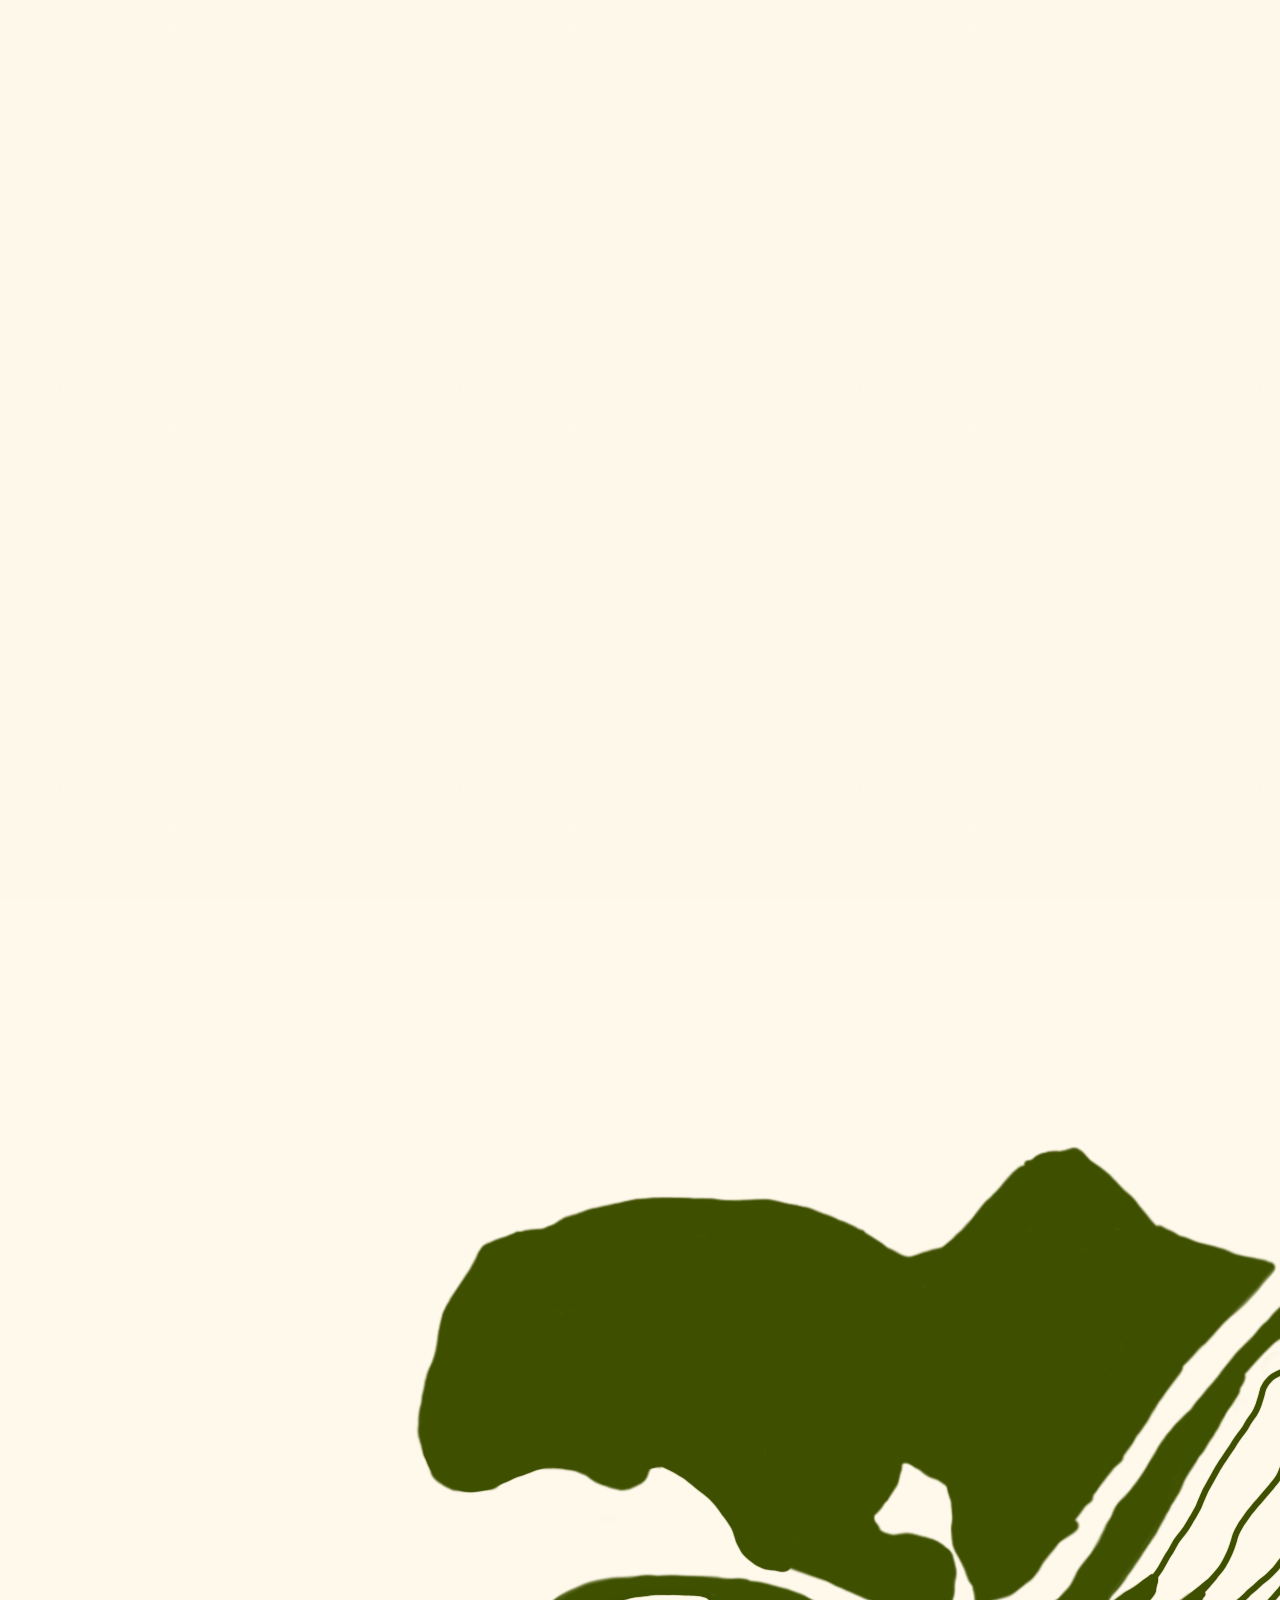
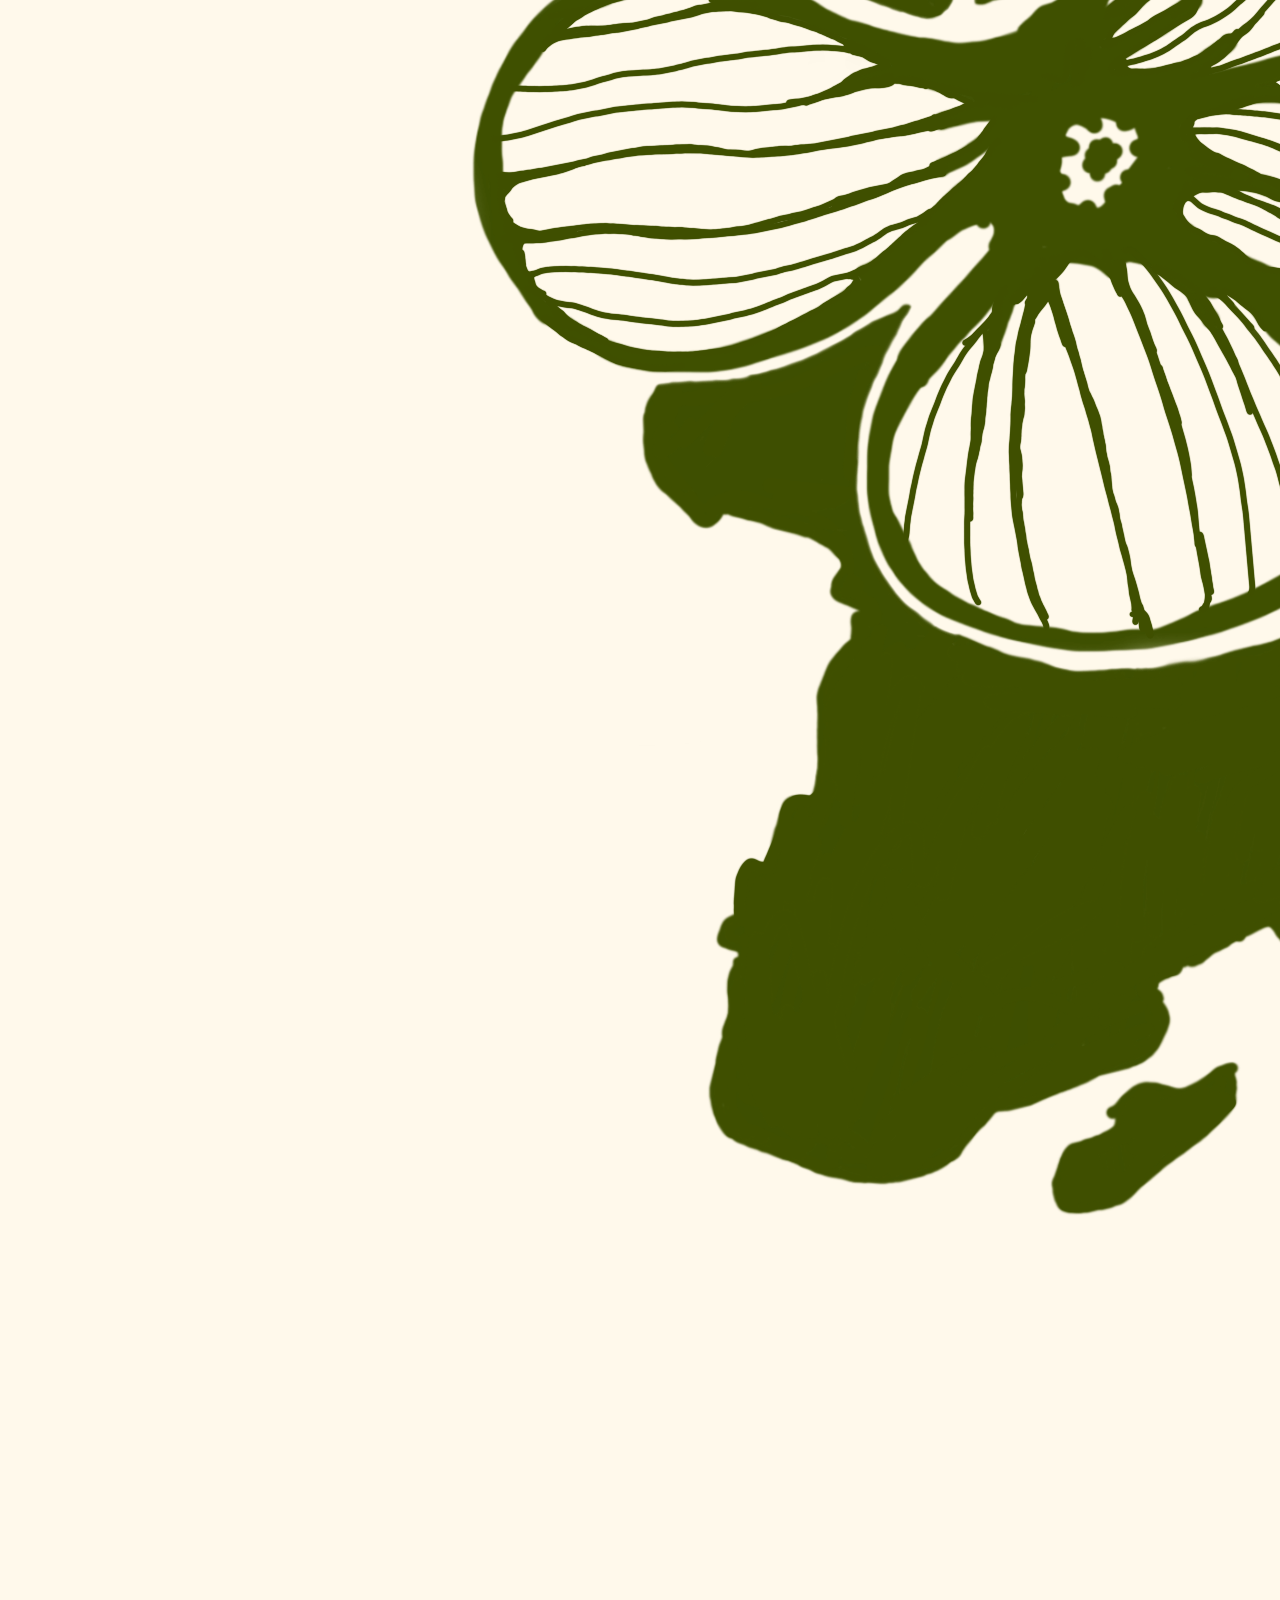
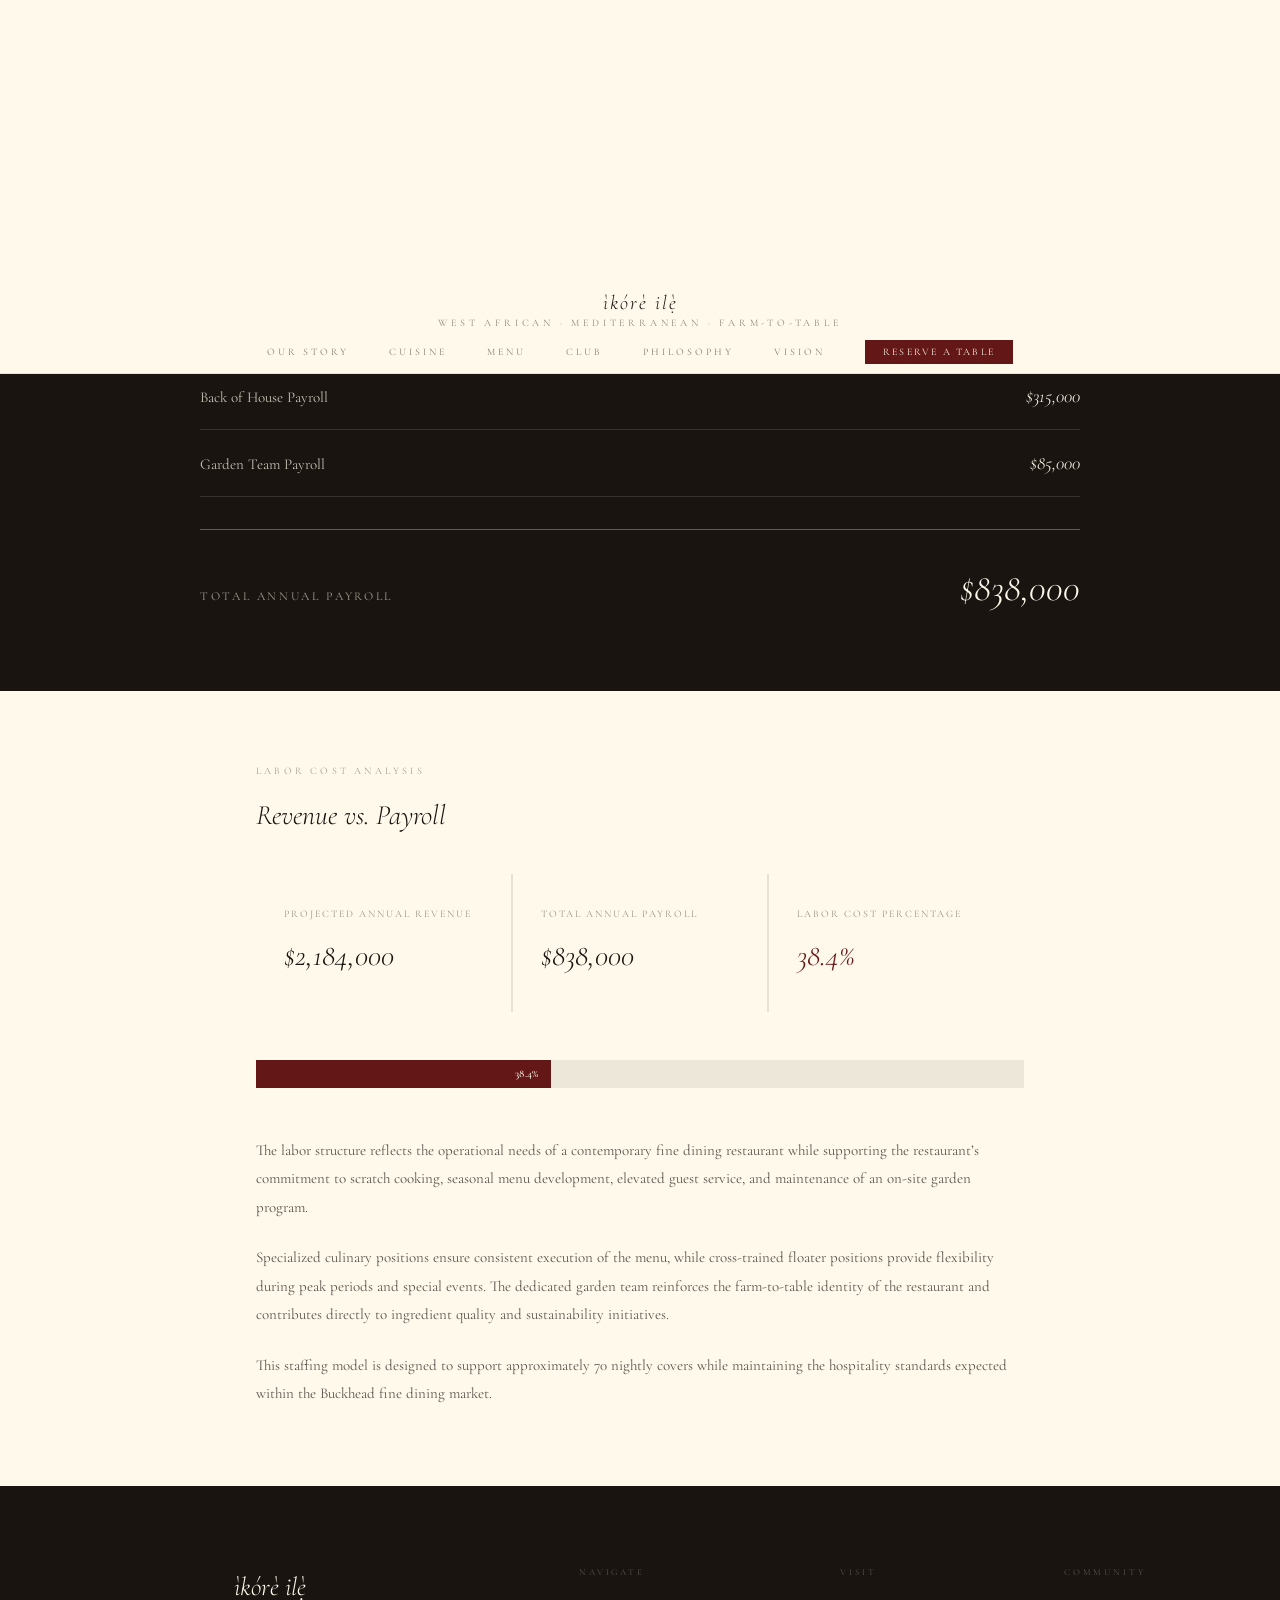
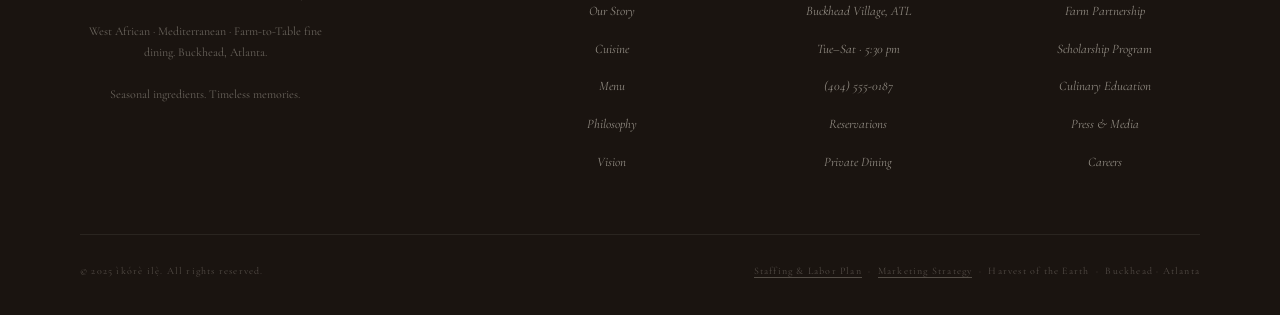
<file: staffing.html>
<!DOCTYPE html>
<html lang="en">
<head>
<meta charset="UTF-8">
<meta name="viewport" content="width=device-width, initial-scale=1.0">
<title>Staffing &amp; Labor Cost — ìkórè ilẹ̀</title>
<style>
  @import url('https://fonts.googleapis.com/css2?family=Cormorant+Garamond:ital,wght@0,300;0,400;0,500;0,600;1,300;1,400;1,500&display=swap');

  :root {
    --off-white: #FFF9EB;
    --black: #000000;
    --deep-red: #641717;
    --forest-green: #316D42;
    --ink: #1A1410;
    --paper: #FFF9EB;
  }

  *, *::before, *::after { box-sizing: border-box; margin: 0; padding: 0; }
  html { scroll-behavior: smooth; }

  body {
    background: var(--paper);
    color: var(--ink);
    font-family: 'Cormorant Garamond', Georgia, serif;
    font-size: 16px;
    line-height: 1.6;
  }

  body::before {
    content: '';
    position: fixed;
    inset: 0;
    background-image: url("data:image/svg+xml,%3Csvg xmlns='http://www.w3.org/2000/svg' width='400' height='400'%3E%3Cfilter id='n'%3E%3CfeTurbulence type='fractalNoise' baseFrequency='0.75' numOctaves='4' stitchTiles='stitch'/%3E%3CfeColorMatrix type='saturate' values='0'/%3E%3C/filter%3E%3Crect width='400' height='400' filter='url(%23n)' opacity='0.04'/%3E%3C/svg%3E");
    pointer-events: none;
    z-index: 9999;
    opacity: 0.6;
  }

  a { color: inherit; }

  /* nav styles provided by injected CSS */

  /* ── DOC HEADER ── */
  .doc-header {
    padding: 88px 56px 56px;
    max-width: 880px;
    margin: 0 auto;
    border-bottom: 1px solid rgba(26,20,16,0.12);
  }
  .doc-eyebrow {
    font-size: 10px;
    letter-spacing: 0.36em;
    text-transform: uppercase;
    color: var(--deep-red);
    margin-bottom: 22px;
  }
  .doc-title {
    font-size: clamp(32px, 5vw, 52px);
    font-weight: 300;
    font-style: italic;
    line-height: 1.05;
    color: var(--ink);
    margin-bottom: 18px;
  }
  .doc-byline {
    font-size: 13px;
    color: rgba(26,20,16,0.55);
    letter-spacing: 0.02em;
  }
  .doc-byline strong {
    font-weight: 500;
    color: var(--ink);
  }

  /* ── OVERVIEW ── */
  .overview {
    max-width: 880px;
    margin: 0 auto;
    padding: 64px 56px 56px;
  }
  .overview-grid {
    display: grid;
    grid-template-columns: 1.4fr 1fr;
    gap: 64px;
    align-items: start;
  }
  .overview-text p {
    font-size: 15px;
    line-height: 1.85;
    color: rgba(26,20,16,0.72);
    margin-bottom: 20px;
  }
  .overview-stats {
    border-top: 1px solid rgba(26,20,16,0.15);
    padding-top: 24px;
  }
  .ov-stat {
    padding: 16px 0;
    border-bottom: 1px solid rgba(26,20,16,0.1);
  }
  .ov-stat-label {
    font-size: 10px;
    letter-spacing: 0.2em;
    text-transform: uppercase;
    color: rgba(26,20,16,0.45);
    margin-bottom: 6px;
  }
  .ov-stat-value {
    font-size: 26px;
    font-weight: 300;
    font-style: italic;
    color: var(--ink);
  }

  /* ── SECTION ── */
  .section {
    max-width: 880px;
    margin: 0 auto;
    padding: 56px 56px;
    border-top: 1px solid rgba(26,20,16,0.1);
  }
  .section-eyebrow {
    font-size: 10px;
    letter-spacing: 0.32em;
    text-transform: uppercase;
    color: rgba(26,20,16,0.4);
    margin-bottom: 14px;
  }
  .section-title {
    font-size: 28px;
    font-weight: 300;
    font-style: italic;
    color: var(--ink);
    margin-bottom: 36px;
  }

  /* ── ROLE TABLE ── */
  .role-table {
    width: 100%;
    border-collapse: collapse;
  }
  .role-table thead th {
    text-align: left;
    font-size: 10px;
    letter-spacing: 0.2em;
    text-transform: uppercase;
    color: rgba(26,20,16,0.42);
    padding: 0 0 12px;
    border-bottom: 1px solid rgba(26,20,16,0.2);
    font-weight: 400;
  }
  .role-table thead th:last-child,
  .role-table tbody td:last-child {
    text-align: right;
  }
  .role-table tbody td {
    padding: 16px 0;
    border-bottom: 1px solid rgba(26,20,16,0.08);
    font-size: 14px;
    vertical-align: baseline;
  }
  .role-name {
    font-family: 'Cormorant Garamond', serif;
    font-size: 17px;
    font-style: italic;
    color: var(--ink);
  }
  .role-meta {
    color: rgba(26,20,16,0.55);
  }
  .role-total {
    font-weight: 500;
    color: var(--ink);
    white-space: nowrap;
  }

  /* ── SALARY LIST (management) ── */
  .salary-list {
    list-style: none;
  }
  .salary-row {
    display: flex;
    justify-content: space-between;
    align-items: baseline;
    padding: 18px 0;
    border-bottom: 1px solid rgba(26,20,16,0.08);
  }
  .salary-role {
    font-size: 17px;
    font-style: italic;
    color: var(--ink);
  }
  .salary-amount {
    font-size: 15px;
    font-weight: 500;
    color: var(--ink);
    white-space: nowrap;
  }

  /* ── SECTION TOTAL BAR ── */
  .section-total {
    display: flex;
    justify-content: space-between;
    align-items: baseline;
    margin-top: 28px;
    padding-top: 20px;
    border-top: 1px solid rgba(26,20,16,0.25);
  }
  .section-total-label {
    font-size: 11px;
    letter-spacing: 0.18em;
    text-transform: uppercase;
    color: rgba(26,20,16,0.55);
  }
  .section-total-value {
    font-size: 24px;
    font-weight: 300;
    font-style: italic;
    color: var(--deep-red);
  }

  /* ── SUMMARY ── */
  .summary {
    background: var(--ink);
    padding: 72px 56px;
  }
  .summary-inner {
    max-width: 880px;
    margin: 0 auto;
  }
  .summary .section-eyebrow { color: rgba(255,249,235,0.45); }
  .summary .section-title { color: var(--paper); }
  .summary-rows {
    margin-bottom: 32px;
  }
  .summary-row {
    display: flex;
    justify-content: space-between;
    align-items: baseline;
    padding: 18px 0;
    border-bottom: 1px solid rgba(255,249,235,0.12);
    font-size: 15px;
    color: rgba(255,249,235,0.75);
  }
  .summary-row strong {
    font-size: 19px;
    font-weight: 300;
    font-style: italic;
    color: var(--paper);
  }
  .summary-total {
    display: flex;
    justify-content: space-between;
    align-items: baseline;
    padding-top: 28px;
    border-top: 1px solid rgba(255,249,235,0.3);
  }
  .summary-total-label {
    font-size: 12px;
    letter-spacing: 0.22em;
    text-transform: uppercase;
    color: rgba(255,249,235,0.6);
  }
  .summary-total-value {
    font-size: 38px;
    font-weight: 300;
    font-style: italic;
    color: var(--paper);
  }

  /* ── LABOR COST ANALYSIS ── */
  .analysis {
    max-width: 880px;
    margin: 0 auto;
    padding: 72px 56px 56px;
  }
  .analysis-grid {
    display: grid;
    grid-template-columns: repeat(3, 1fr);
    gap: 2px;
    background: rgba(26,20,16,0.1);
    margin-bottom: 48px;
  }
  .analysis-cell {
    background: var(--paper);
    padding: 32px 28px;
  }
  .analysis-cell-label {
    font-size: 10px;
    letter-spacing: 0.2em;
    text-transform: uppercase;
    color: rgba(26,20,16,0.45);
    margin-bottom: 10px;
  }
  .analysis-cell-value {
    font-size: 30px;
    font-weight: 300;
    font-style: italic;
    color: var(--ink);
  }
  .analysis-cell-highlight .analysis-cell-value {
    color: var(--deep-red);
  }
  .analysis-bar-track {
    height: 28px;
    background: rgba(26,20,16,0.08);
    margin-bottom: 48px;
    position: relative;
    overflow: hidden;
  }
  .analysis-bar-fill {
    height: 100%;
    background: var(--deep-red);
    width: 38.4%;
    display: flex;
    align-items: center;
    justify-content: flex-end;
    padding-right: 12px;
  }
  .analysis-bar-fill span {
    font-size: 11px;
    color: var(--paper);
    font-weight: 500;
    letter-spacing: 0.04em;
  }
  .analysis-text p {
    font-size: 15px;
    line-height: 1.9;
    color: rgba(26,20,16,0.72);
    margin-bottom: 22px;
  }

  /* ── FOOTER ── */
  footer {
    background: var(--black);
    padding: 48px 56px;
    text-align: center;
  }
  .footer-note {
    font-size: 11px;
    letter-spacing: 0.1em;
    color: rgba(255,249,235,0.35);
  }
  .footer-note a {
    color: rgba(255,249,235,0.6);
    text-decoration: none;
    border-bottom: 1px solid rgba(255,249,235,0.25);
  }
  .footer-note a:hover { color: var(--paper); }

  @media (max-width: 720px) {
    .overview-grid { grid-template-columns: 1fr; gap: 32px; }
    .analysis-grid { grid-template-columns: 1fr; }
    .doc-header, .overview, .section, .summary-inner, .analysis { padding-left: 28px; padding-right: 28px; }
    nav { padding: 0 24px; }
  }

  /* ── Shared site CSS ── */
    @import url('https://fonts.googleapis.com/css2?family=Cormorant+Garamond:ital,wght@0,300;0,400;0,500;0,600;1,300;1,400;1,500&display=swap');

  :root {
    --off-white: #FFF9EB;
    --black: #000000;
    --deep-red: #641717;
    --forest-green: #316D42;
    --ink: #1A1410;
    --paper: #FFF9EB;
  }

  *, *::before, *::after { box-sizing: border-box; margin: 0; padding: 0; }
  html { scroll-behavior: smooth; }

  body {
    background: var(--paper);
    color: var(--ink);
    font-family: 'Cormorant Garamond', Georgia, serif;
    font-size: 16px;
    line-height: 1.6;
    overflow-x: hidden;
  }

  
  body::before {
    content: '';
    position: fixed;
    inset: 0;
    background-image: url("data:image/svg+xml,%3Csvg xmlns='http://www.w3.org/2000/svg' width='400' height='400'%3E%3Cfilter id='n'%3E%3CfeTurbulence type='fractalNoise' baseFrequency='0.75' numOctaves='4' stitchTiles='stitch'/%3E%3CfeColorMatrix type='saturate' values='0'/%3E%3C/filter%3E%3Crect width='400' height='400' filter='url(%23n)' opacity='0.04'/%3E%3C/svg%3E");
    pointer-events: none;
    z-index: 9999;
    opacity: 0.6;
  }

  
  /* ── NAV ── */
  nav {
    position: fixed;
    top: 0; left: 0; right: 0;
    z-index: 500;
    background: var(--paper);
    border-bottom: 1px solid rgba(26,20,16,0.1);
    padding: 0 56px;
    transition: box-shadow 0.3s;
  }
  .nav-wordmark {
    display: block;
    text-align: center;
    font-size: 10px;
    font-weight: 400;
    letter-spacing: 0.38em;
    text-transform: uppercase;
    color: rgba(26,20,16,0.5);
    padding: 8px 0 2px;
    text-decoration: none;
  }
  .nav-wordmark strong {
    display: block;
    font-size: 20px;
    font-style: italic;
    font-weight: 300;
    letter-spacing: 0.1em;
    text-transform: none;
    color: var(--ink);
    line-height: 1;
    margin-bottom: 2px;
  }
  .nav-links {
    display: flex;
    justify-content: center;
    align-items: center;
    gap: 40px;
    padding: 5px 0 9px;
    list-style: none;
  }
  .nav-links li a {
    font-size: 10px;
    letter-spacing: 0.3em;
    text-transform: uppercase;
    color: rgba(26,20,16,0.55);
    text-decoration: none;
    transition: color 0.2s;
  }
  .nav-links li a:hover { color: var(--ink); }
  .nav-links .reserve-link a {
    color: var(--paper);
    background: var(--deep-red);
    padding: 6px 18px;
    opacity: 1;
    font-size: 10px;
    letter-spacing: 0.22em;
  }
  .nav-links .reserve-link a:hover { background: #7a1c1c; }

  
  /* ── FOOTER ── */
  footer { background: var(--ink); padding: 80px 80px 36px; }
  .footer-grid { display: grid; grid-template-columns: 2fr 1fr 1fr 1fr; gap: 56px; margin-bottom: 60px; }
  .footer-brand-word { font-size: 26px; font-weight: 300; font-style: italic; color: var(--paper); margin-bottom: 14px; }
  .footer-tagline { font-size: 12px; color: rgba(255,249,235,0.35); line-height: 1.75; max-width: 250px; }
  .footer-col-title { font-size: 9px; letter-spacing: 0.32em; text-transform: uppercase; color: rgba(255,249,235,0.28); margin-bottom: 18px; }
  .footer-links { list-style: none; display: flex; flex-direction: column; gap: 12px; }
  .footer-links li a { font-size: 13px; font-style: italic; color: rgba(255,249,235,0.52); text-decoration: none; transition: color 0.2s; }
  .footer-links li a:hover { color: var(--paper); }
  .footer-bottom { display: flex; justify-content: space-between; align-items: center; padding-top: 28px; border-top: 1px solid rgba(255,249,235,0.07); font-size: 10px; color: rgba(255,249,235,0.25); letter-spacing: 0.12em; }

  
  /* ── SCROLL REVEALS ── */
  .reveal { opacity: 0; transform: translateY(24px); transition: opacity 0.85s cubic-bezier(0.25,0.46,0.45,0.94), transform 0.85s cubic-bezier(0.25,0.46,0.45,0.94); }
  .reveal.visible { opacity: 1; transform: translateY(0); }
  .reveal-delay-1 { transition-delay: 0.12s; }
  .reveal-delay-2 { transition-delay: 0.24s; }
  .reveal-delay-3 { transition-delay: 0.36s; }
  .reveal-left { opacity: 0; transform: translateX(-20px); transition: opacity 0.9s ease, transform 0.9s ease; }
  .reveal-left.visible { opacity: 1; transform: translateX(0); }

  

</style>
</head>
<body>

<nav id="main-nav">
  <a href="index.html" class="nav-wordmark">
    <img src="img/logo.png" class="nav-logo" alt="">
    <strong>ìkórè ilẹ̀</strong>
    West African · Mediterranean · Farm-to-Table
  </a>
  <ul class="nav-links">
    <li><a href="story.html">Our Story</a></li>
    <li><a href="cuisine.html">Cuisine</a></li>
    <li><a href="menu.html">Menu</a></li>
    <li><a href="club.html">Club</a></li>
    <li><a href="philosophy.html">Philosophy</a></li>
    <li><a href="vision.html">Vision</a></li>
    <li class="reserve-link"><a href="reservation.html">Reserve a Table</a></li>
  </ul>
</nav>

<header class="doc-header" style="margin-top: 82px;">
  <p class="doc-eyebrow">Planning Document</p>
  <h1 class="doc-title">Staffing &amp; Labor Cost Schedule</h1>
  <p class="doc-byline"><strong>Chef Dayan Jones</strong> &middot; Chef Grickis &middot; Menu &amp; Facilities Planning</p>
</header>

<section class="overview">
  <div class="overview-grid">
    <div class="overview-text">
      <p>ìkórè ilẹ̀ is a 48-seat fine dining restaurant located in Buckhead, Atlanta, Georgia. The concept draws inspiration from African and Mediterranean culinary traditions while emphasizing farm-to-table sourcing, seasonality, sustainability, and elevated hospitality.</p>
      <p>The restaurant operates Tuesday through Saturday from 5:30&nbsp;PM to 10:30&nbsp;PM and serves approximately 70 guests per evening, resulting in an estimated 21,840 annual covers.</p>
      <p>The operation features a chef-driven menu, an on-site production garden, handmade pasta and pastry programs, and a service model focused on storytelling, guest education, and personalized hospitality.</p>
    </div>
    <div class="overview-stats">
      <div class="ov-stat">
        <div class="ov-stat-label">Average Guest Check</div>
        <div class="ov-stat-value">$100</div>
      </div>
      <div class="ov-stat">
        <div class="ov-stat-label">Annual Covers</div>
        <div class="ov-stat-value">21,840</div>
      </div>
      <div class="ov-stat">
        <div class="ov-stat-label">Projected Annual Revenue</div>
        <div class="ov-stat-value">$2,184,000</div>
      </div>
      <div class="ov-stat">
        <div class="ov-stat-label">Seating Capacity</div>
        <div class="ov-stat-value">48 Seats</div>
      </div>
    </div>
  </div>
</section>

<!-- MANAGEMENT -->
<section class="section">
  <p class="section-eyebrow">Salaried Positions</p>
  <h2 class="section-title">Management</h2>
  <ul class="salary-list">
    <li class="salary-row">
      <span class="salary-role">Executive Chef / Owner</span>
      <span class="salary-amount">$95,000 / yr</span>
    </li>
    <li class="salary-row">
      <span class="salary-role">General Manager</span>
      <span class="salary-amount">$75,000 / yr</span>
    </li>
    <li class="salary-row">
      <span class="salary-role">Sous Chef</span>
      <span class="salary-amount">$65,000 / yr</span>
    </li>
  </ul>
  <div class="section-total">
    <span class="section-total-label">Total Salaried Payroll</span>
    <span class="section-total-value">$235,000</span>
  </div>
</section>

<!-- FRONT OF HOUSE -->
<section class="section">
  <p class="section-eyebrow">Hourly Positions</p>
  <h2 class="section-title">Front of House</h2>
  <table class="role-table">
    <thead>
      <tr>
        <th>Position</th>
        <th>Qty</th>
        <th>Hrs / Wk</th>
        <th>Rate</th>
      </tr>
    </thead>
    <tbody>
      <tr>
        <td class="role-name">Lead Server</td>
        <td class="role-meta">1</td>
        <td class="role-meta">35</td>
        <td class="role-total">$16.00</td>
      </tr>
      <tr>
        <td class="role-name">Server</td>
        <td class="role-meta">2</td>
        <td class="role-meta">30</td>
        <td class="role-total">$14.00</td>
      </tr>
      <tr>
        <td class="role-name">Host</td>
        <td class="role-meta">1</td>
        <td class="role-meta">30</td>
        <td class="role-total">$18.00</td>
      </tr>
      <tr>
        <td class="role-name">Bartender</td>
        <td class="role-meta">1</td>
        <td class="role-meta">35</td>
        <td class="role-total">$16.00</td>
      </tr>
      <tr>
        <td class="role-name">Food Runner</td>
        <td class="role-meta">2</td>
        <td class="role-meta">25</td>
        <td class="role-total">$16.00</td>
      </tr>
      <tr>
        <td class="role-name">Dining Room Floater</td>
        <td class="role-meta">1</td>
        <td class="role-meta">25</td>
        <td class="role-total">$18.00</td>
      </tr>
    </tbody>
  </table>
  <div class="section-total">
    <span class="section-total-label">Annual Front of House Payroll</span>
    <span class="section-total-value">$203,000</span>
  </div>
</section>

<!-- BACK OF HOUSE -->
<section class="section">
  <p class="section-eyebrow">Hourly Positions</p>
  <h2 class="section-title">Back of House</h2>
  <table class="role-table">
    <thead>
      <tr>
        <th>Position</th>
        <th>Qty</th>
        <th>Hrs / Wk</th>
        <th>Rate</th>
      </tr>
    </thead>
    <tbody>
      <tr>
        <td class="role-name">Line Cook</td>
        <td class="role-meta">2</td>
        <td class="role-meta">40</td>
        <td class="role-total">$24.00</td>
      </tr>
      <tr>
        <td class="role-name">Garde Manger Cook</td>
        <td class="role-meta">1</td>
        <td class="role-meta">40</td>
        <td class="role-total">$23.00</td>
      </tr>
      <tr>
        <td class="role-name">Pastry Cook</td>
        <td class="role-meta">1</td>
        <td class="role-meta">30</td>
        <td class="role-total">$23.00</td>
      </tr>
      <tr>
        <td class="role-name">Prep Cook</td>
        <td class="role-meta">1</td>
        <td class="role-meta">35</td>
        <td class="role-total">$21.00</td>
      </tr>
      <tr>
        <td class="role-name">Dishwasher</td>
        <td class="role-meta">2</td>
        <td class="role-meta">30</td>
        <td class="role-total">$19.00</td>
      </tr>
      <tr>
        <td class="role-name">Utility Floater</td>
        <td class="role-meta">1</td>
        <td class="role-meta">30</td>
        <td class="role-total">$22.00</td>
      </tr>
    </tbody>
  </table>
  <div class="section-total">
    <span class="section-total-label">Annual Back of House Payroll</span>
    <span class="section-total-value">$315,000</span>
  </div>
</section>

<!-- GARDEN TEAM -->
<section class="section">
  <p class="section-eyebrow">Hourly Positions</p>
  <h2 class="section-title">Garden Team</h2>
  <table class="role-table">
    <thead>
      <tr>
        <th>Position</th>
        <th>Qty</th>
        <th>Hrs / Wk</th>
        <th>Rate</th>
      </tr>
    </thead>
    <tbody>
      <tr>
        <td class="role-name">Lead Gardener</td>
        <td class="role-meta">1</td>
        <td class="role-meta">35</td>
        <td class="role-total">$24.00</td>
      </tr>
      <tr>
        <td class="role-name">Garden Assistant</td>
        <td class="role-meta">1</td>
        <td class="role-meta">25</td>
        <td class="role-total">$18.00</td>
      </tr>
      <tr>
        <td class="role-name">Seasonal Garden Technician</td>
        <td class="role-meta">1</td>
        <td class="role-meta">20</td>
        <td class="role-total">$17.00</td>
      </tr>
    </tbody>
  </table>
  <div class="section-total">
    <span class="section-total-label">Annual Garden Payroll</span>
    <span class="section-total-value">$85,000</span>
  </div>
</section>

<!-- SUMMARY -->
<section class="summary">
  <div class="summary-inner">
    <p class="section-eyebrow">Annual Payroll Summary</p>
    <h2 class="section-title">By Department</h2>
    <div class="summary-rows">
      <div class="summary-row">
        <span>Management Salaries</span>
        <strong>$235,000</strong>
      </div>
      <div class="summary-row">
        <span>Front of House Payroll</span>
        <strong>$203,000</strong>
      </div>
      <div class="summary-row">
        <span>Back of House Payroll</span>
        <strong>$315,000</strong>
      </div>
      <div class="summary-row">
        <span>Garden Team Payroll</span>
        <strong>$85,000</strong>
      </div>
    </div>
    <div class="summary-total">
      <span class="summary-total-label">Total Annual Payroll</span>
      <span class="summary-total-value">$838,000</span>
    </div>
  </div>
</section>

<!-- LABOR COST ANALYSIS -->
<section class="analysis">
  <p class="section-eyebrow">Labor Cost Analysis</p>
  <h2 class="section-title">Revenue vs. Payroll</h2>

  <div class="analysis-grid">
    <div class="analysis-cell">
      <div class="analysis-cell-label">Projected Annual Revenue</div>
      <div class="analysis-cell-value">$2,184,000</div>
    </div>
    <div class="analysis-cell">
      <div class="analysis-cell-label">Total Annual Payroll</div>
      <div class="analysis-cell-value">$838,000</div>
    </div>
    <div class="analysis-cell analysis-cell-highlight">
      <div class="analysis-cell-label">Labor Cost Percentage</div>
      <div class="analysis-cell-value">38.4%</div>
    </div>
  </div>

  <div class="analysis-bar-track">
    <div class="analysis-bar-fill"><span>38.4%</span></div>
  </div>

  <div class="analysis-text">
    <p>The labor structure reflects the operational needs of a contemporary fine dining restaurant while supporting the restaurant&rsquo;s commitment to scratch cooking, seasonal menu development, elevated guest service, and maintenance of an on-site garden program.</p>
    <p>Specialized culinary positions ensure consistent execution of the menu, while cross-trained floater positions provide flexibility during peak periods and special events. The dedicated garden team reinforces the farm-to-table identity of the restaurant and contributes directly to ingredient quality and sustainability initiatives.</p>
    <p>This staffing model is designed to support approximately 70 nightly covers while maintaining the hospitality standards expected within the Buckhead fine dining market.</p>
  </div>
</section>

<footer>
  <div class="footer-grid">
    <div>
      <div class="footer-brand-word">ìkórè ilẹ̀</div>
      <p class="footer-tagline">West African · Mediterranean · Farm-to-Table fine dining. Buckhead, Atlanta.<br><br>Seasonal ingredients. Timeless memories.</p>
    </div>
    <div>
      <div class="footer-col-title">Navigate</div>
      <ul class="footer-links"><li><a href="story.html">Our Story</a></li><li><a href="cuisine.html">Cuisine</a></li><li><a href="menu.html">Menu</a></li><li><a href="philosophy.html">Philosophy</a></li><li><a href="vision.html">Vision</a></li></ul>
    </div>
    <div>
      <div class="footer-col-title">Visit</div>
      <ul class="footer-links"><li><a href="#">Buckhead Village, ATL</a></li><li><a href="#">Tue–Sat · 5:30 pm</a></li><li><a href="tel:+14045550187">(404) 555-0187</a></li><li><a href="mailto:reservations@ikoreile.com">Reservations</a></li><li><a href="#">Private Dining</a></li></ul>
    </div>
    <div>
      <div class="footer-col-title">Community</div>
      <ul class="footer-links"><li><a href="#">Farm Partnership</a></li><li><a href="#">Scholarship Program</a></li><li><a href="#">Culinary Education</a></li><li><a href="#">Press &amp; Media</a></li><li><a href="#">Careers</a></li></ul>
    </div>
  </div>
  <div class="footer-bottom">
    <span>© 2025 ìkórè ilẹ̀. All rights reserved.</span>
    <span><a href="staffing.html" style="color:inherit; text-decoration:none; border-bottom:1px solid rgba(255,249,235,0.25);">Staffing &amp; Labor Plan</a> &nbsp;·&nbsp; <a href="strategy.html" style="color:inherit; text-decoration:none; border-bottom:1px solid rgba(255,249,235,0.25);">Marketing Strategy</a> &nbsp;·&nbsp; Harvest of the Earth &nbsp;·&nbsp; Buckhead · Atlanta</span>
  </div>
</footer>

<script>
  const reveals = document.querySelectorAll('.reveal, .reveal-left');
  const obs = new IntersectionObserver((entries) => {
    entries.forEach(e => { if (e.isIntersecting) { e.target.classList.add('visible'); obs.unobserve(e.target); } });
  }, { threshold: 0.1, rootMargin: '0px 0px -32px 0px' });
  reveals.forEach(el => obs.observe(el));
  const nav = document.getElementById('main-nav');
  window.addEventListener('scroll', () => { nav.style.boxShadow = window.scrollY > 20 ? '0 2px 24px rgba(26,20,16,0.1)' : 'none'; }, { passive: true });
</script>
</body>
</html>
</file>
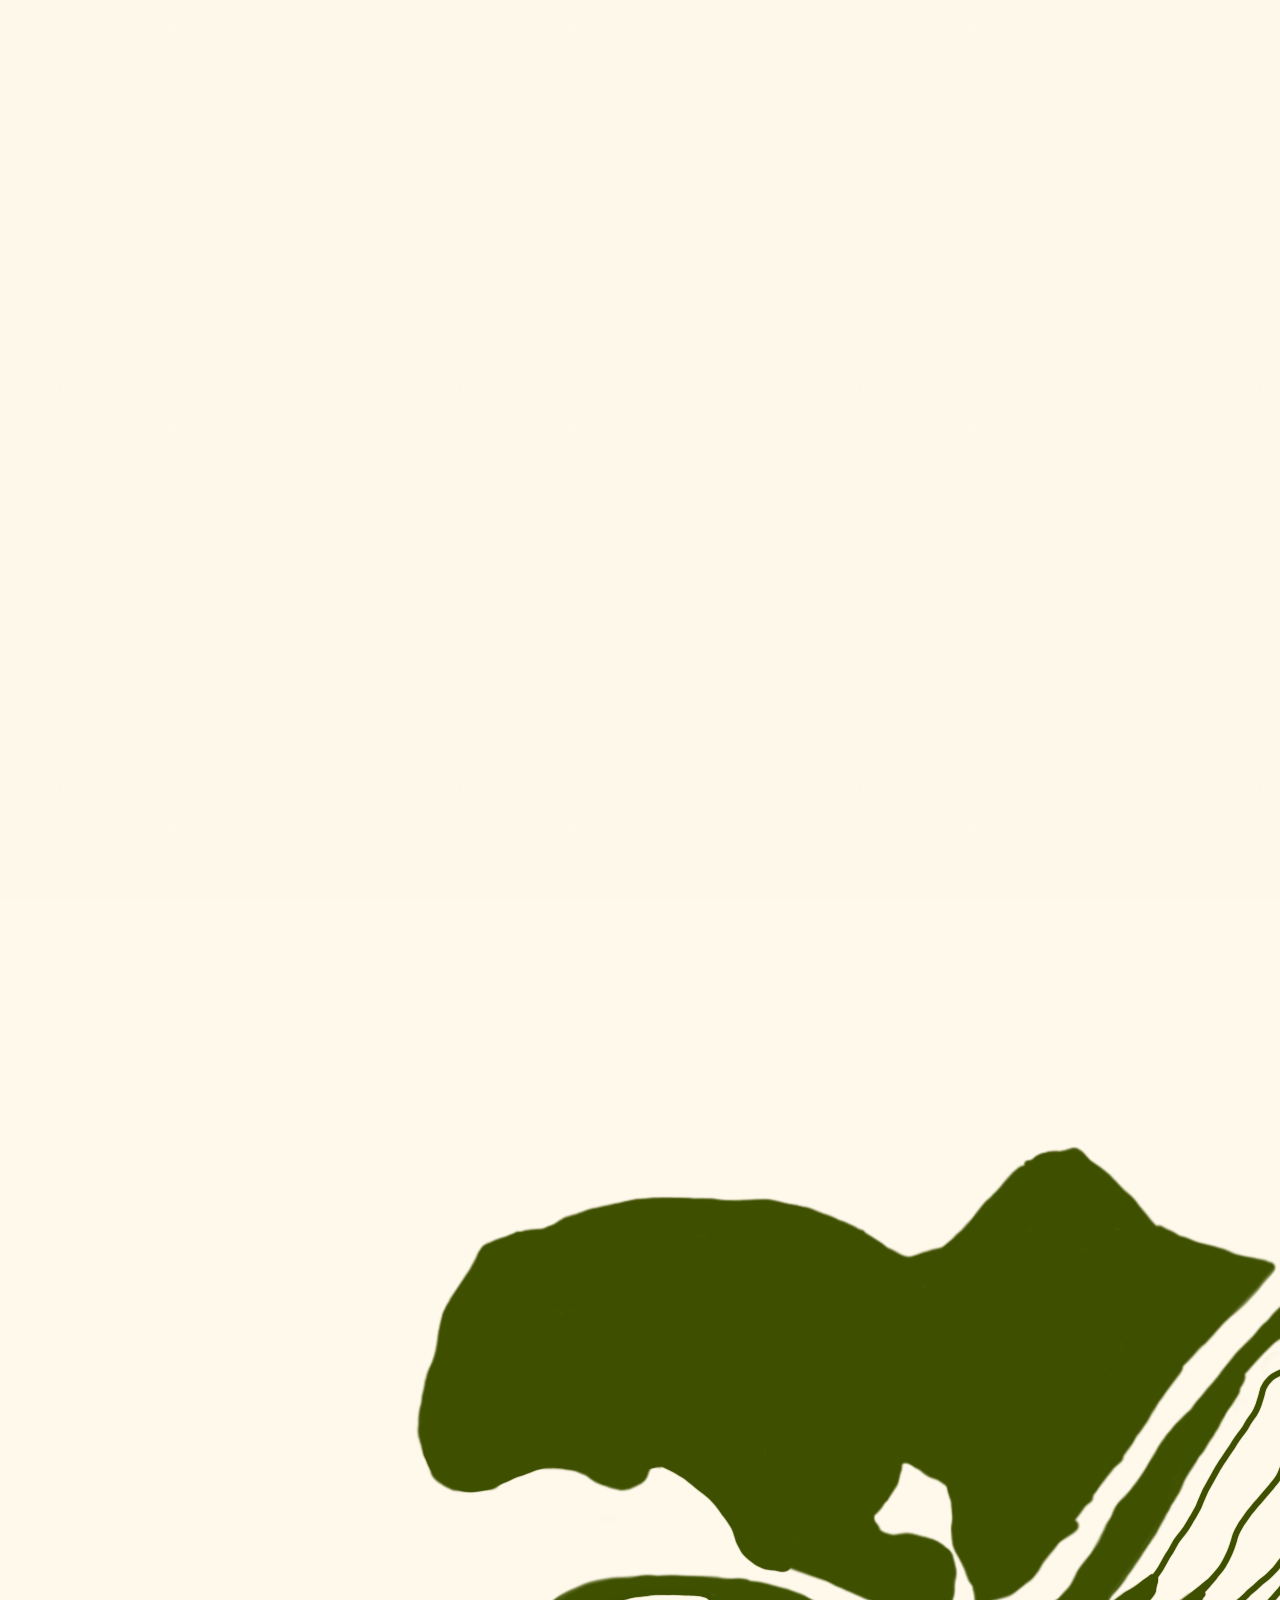
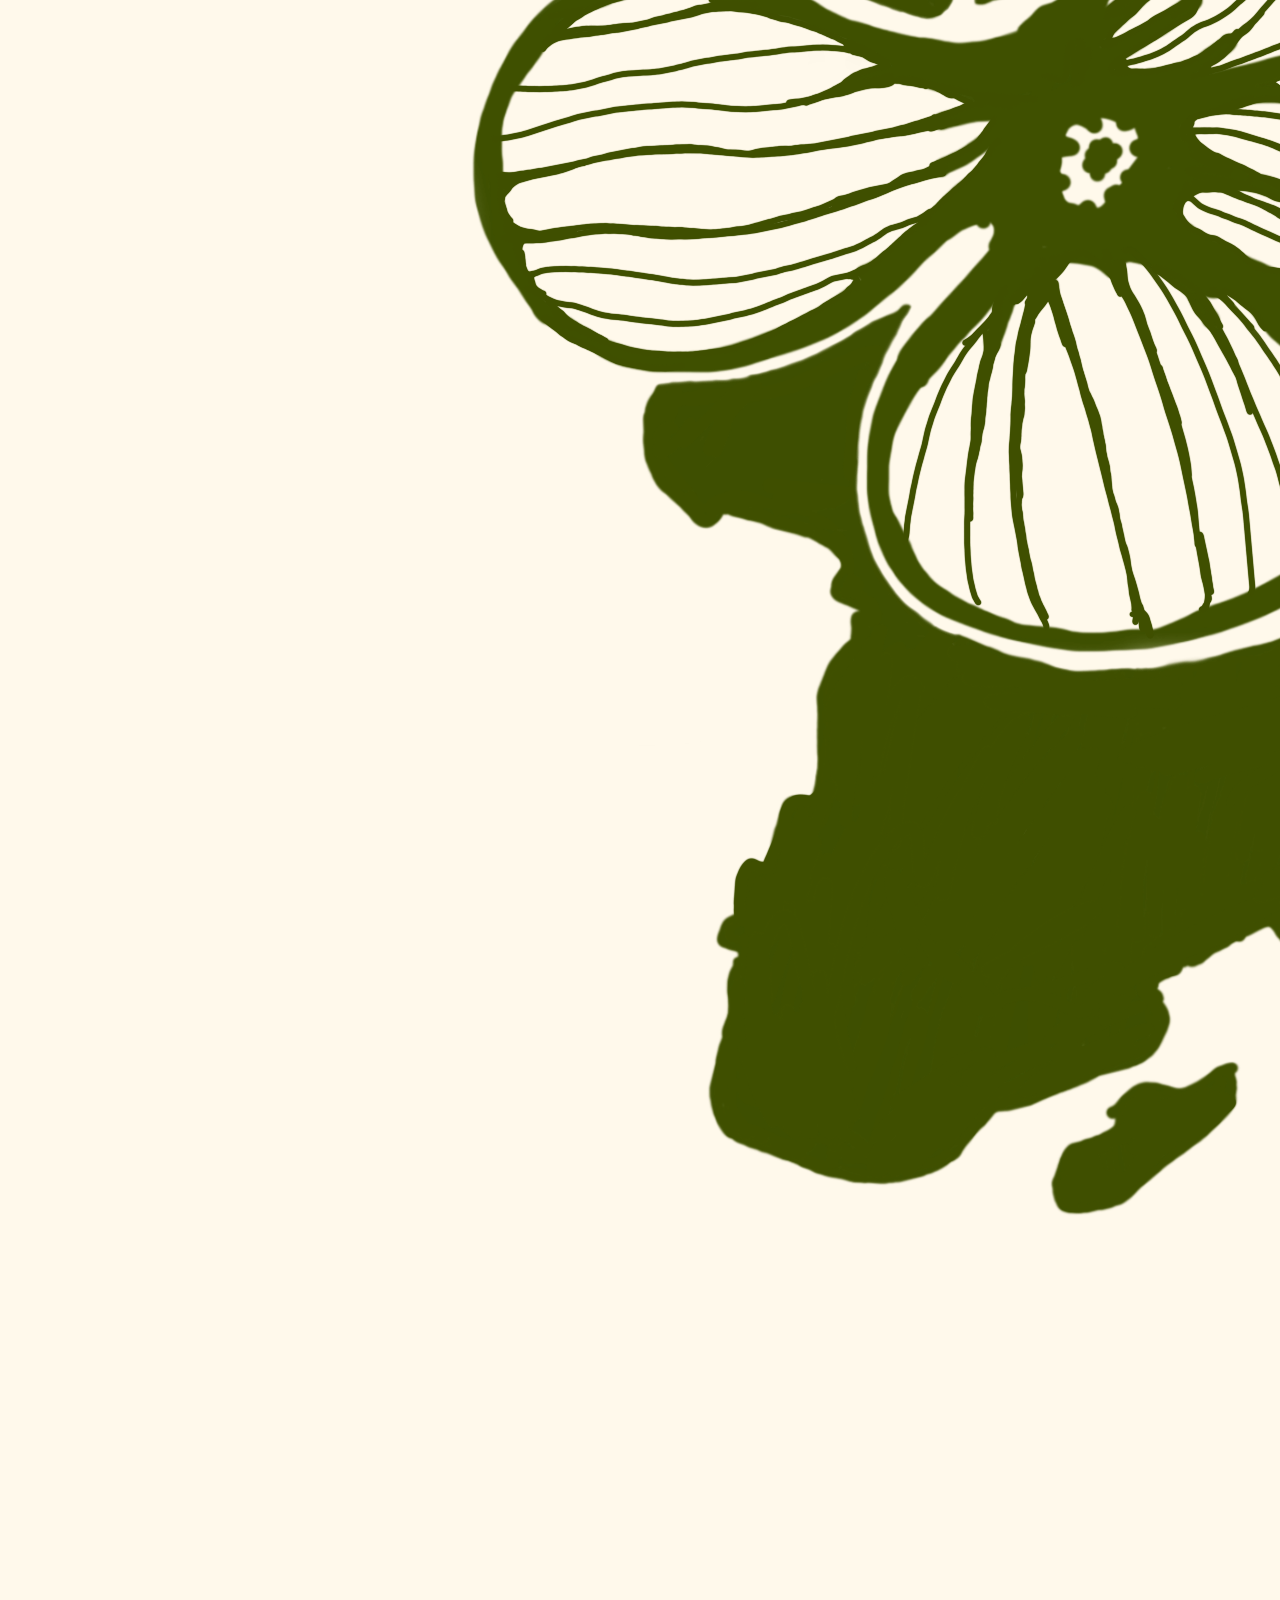
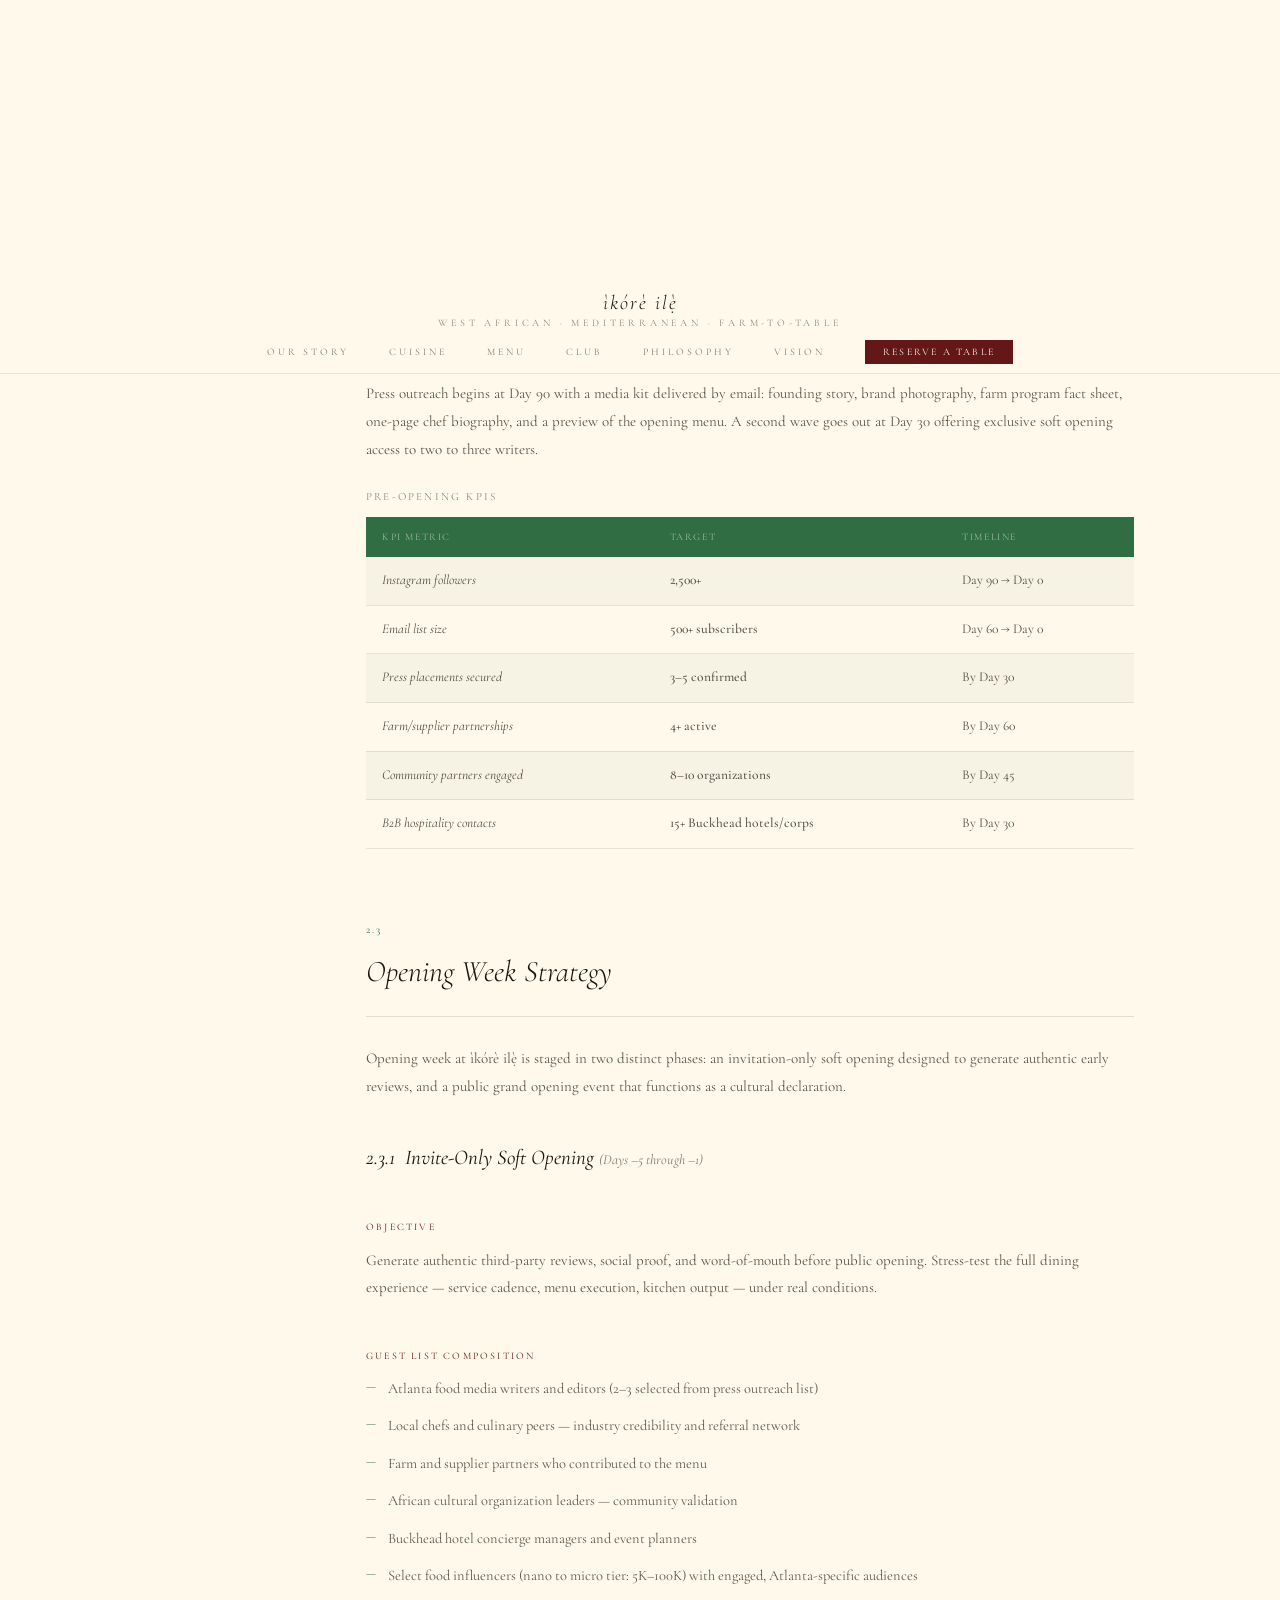
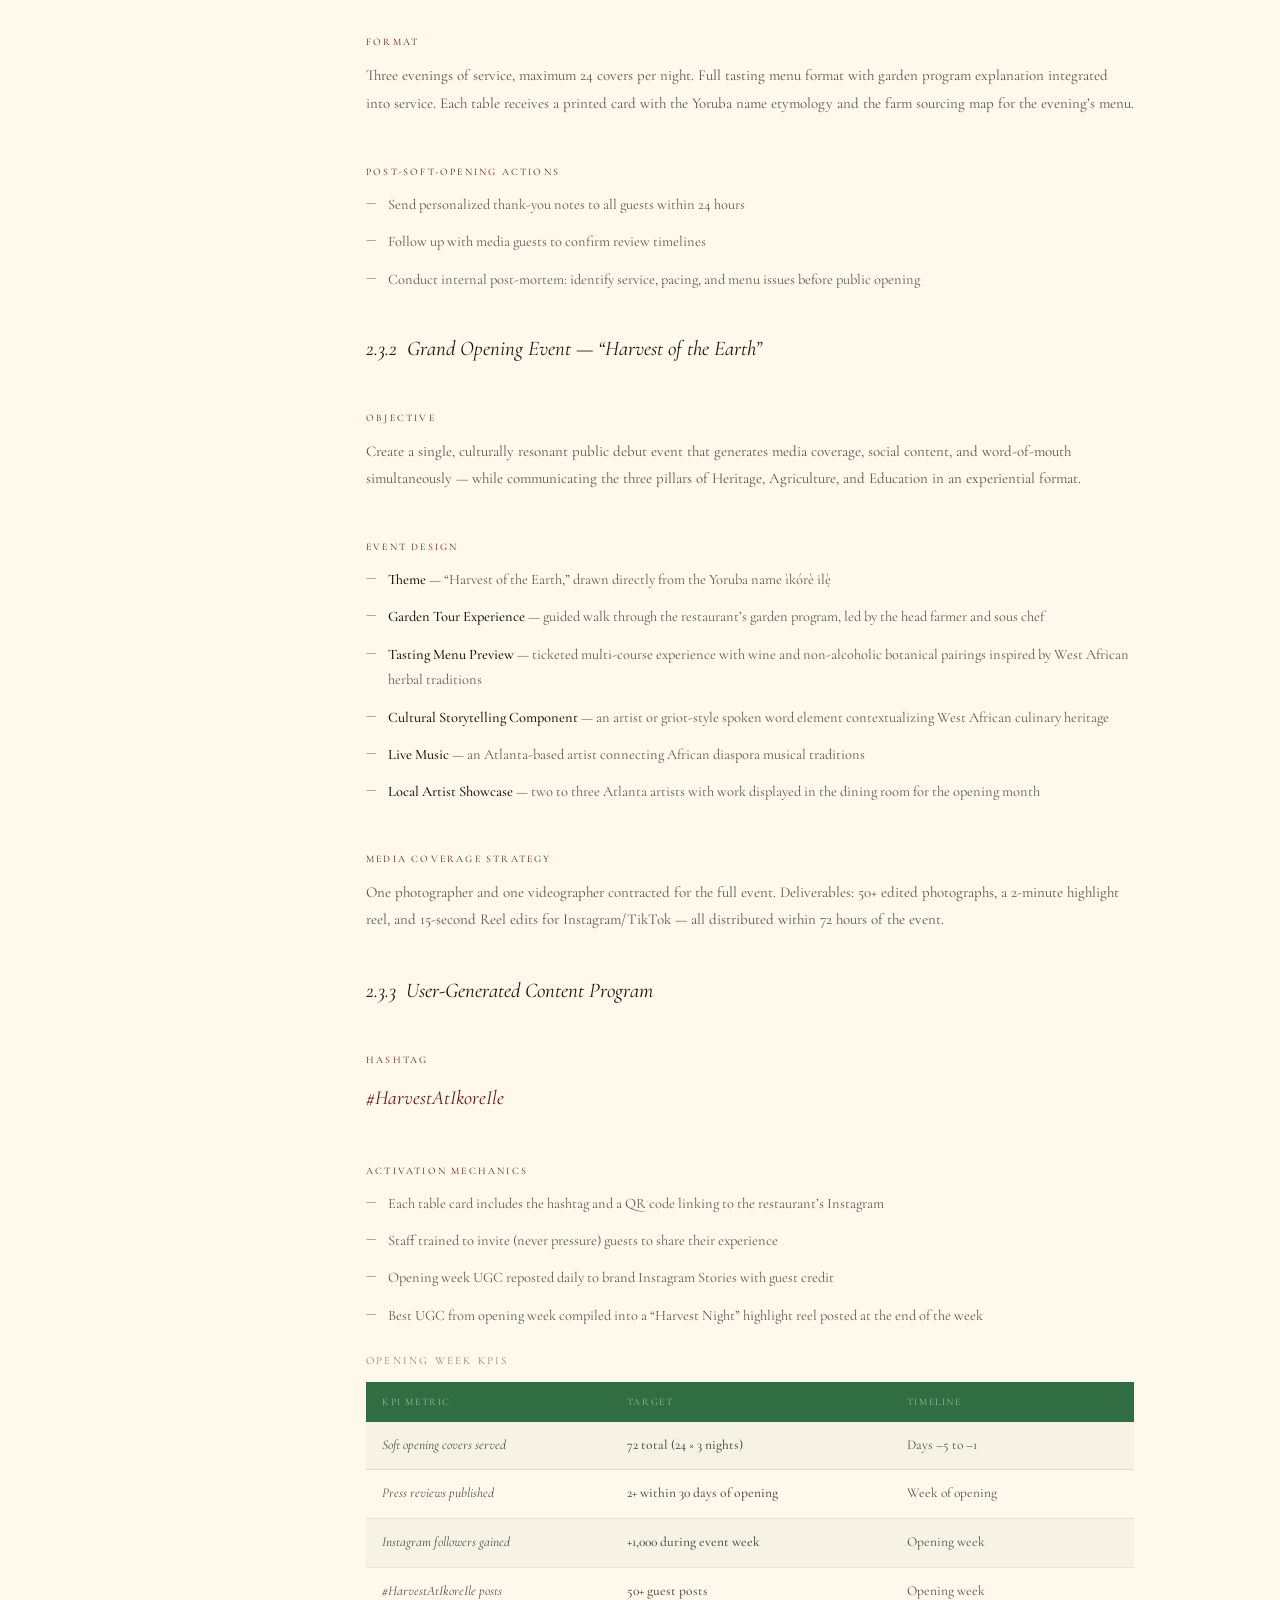
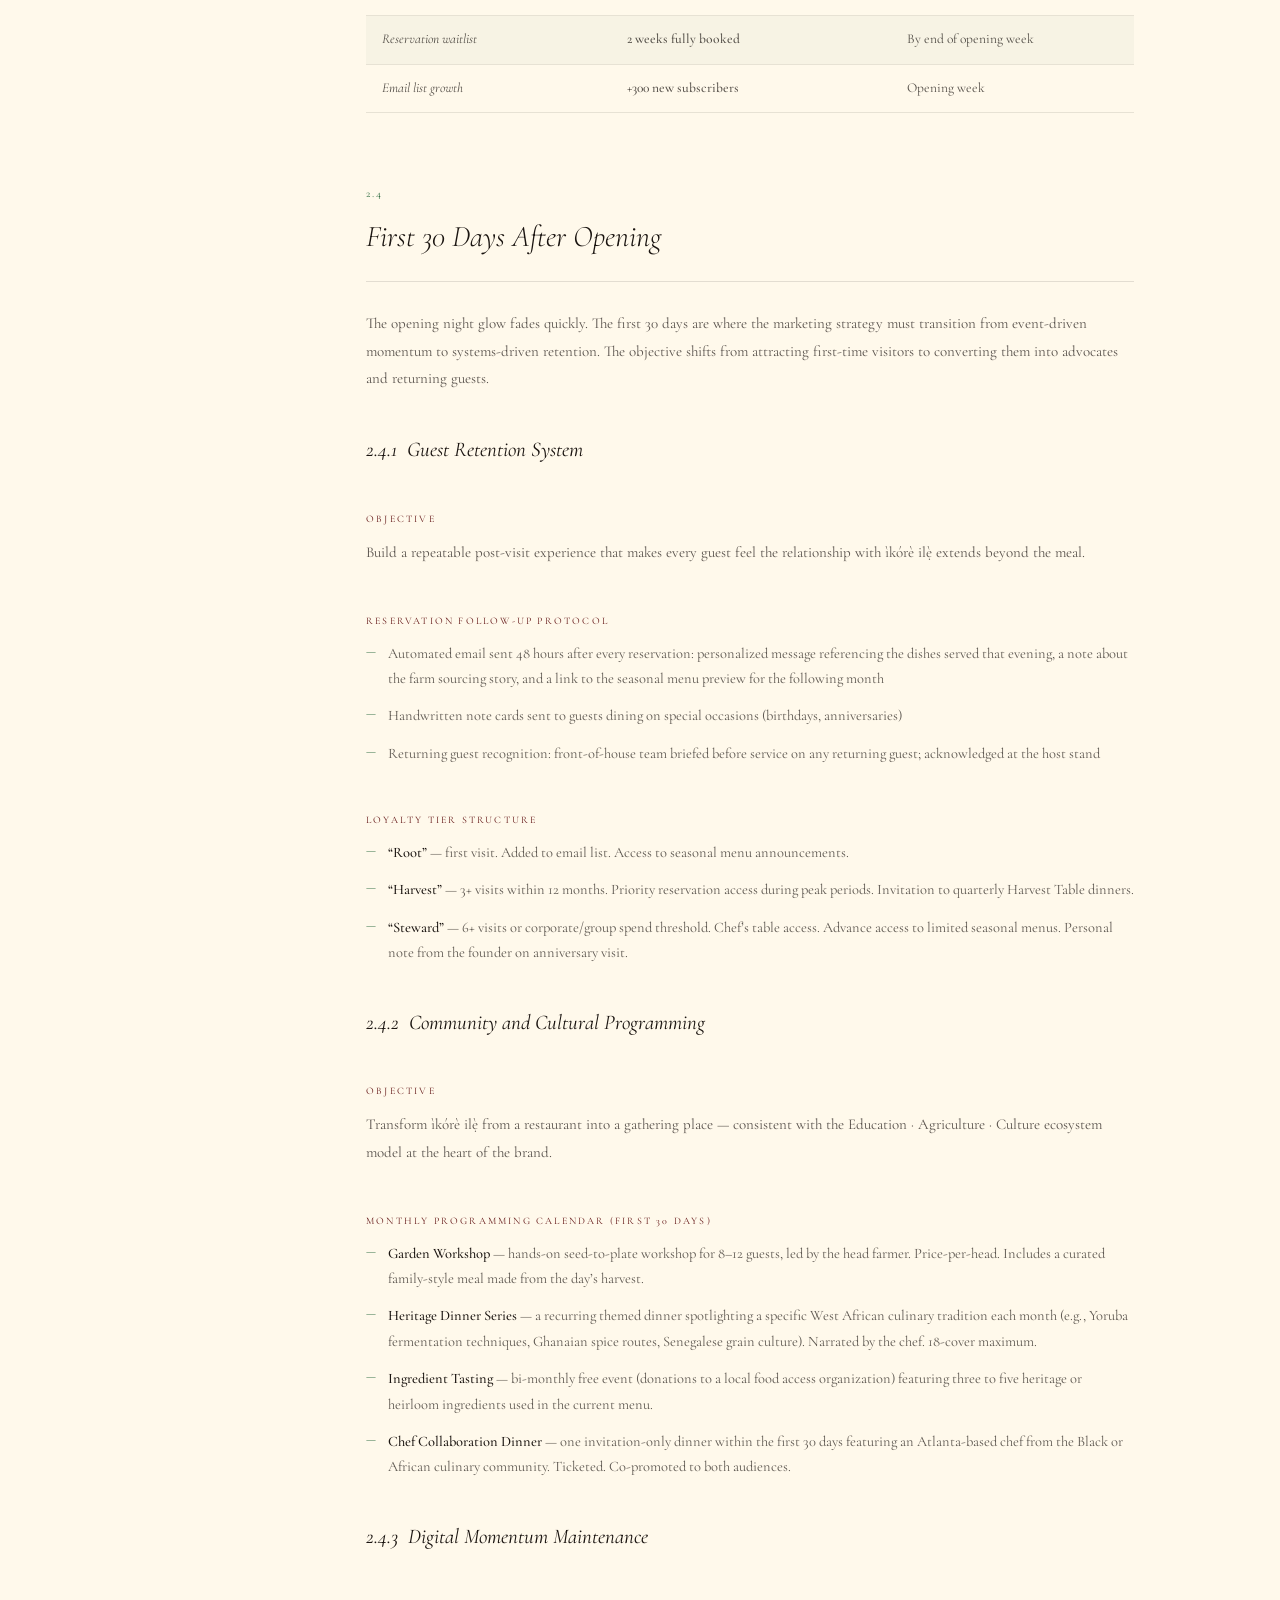
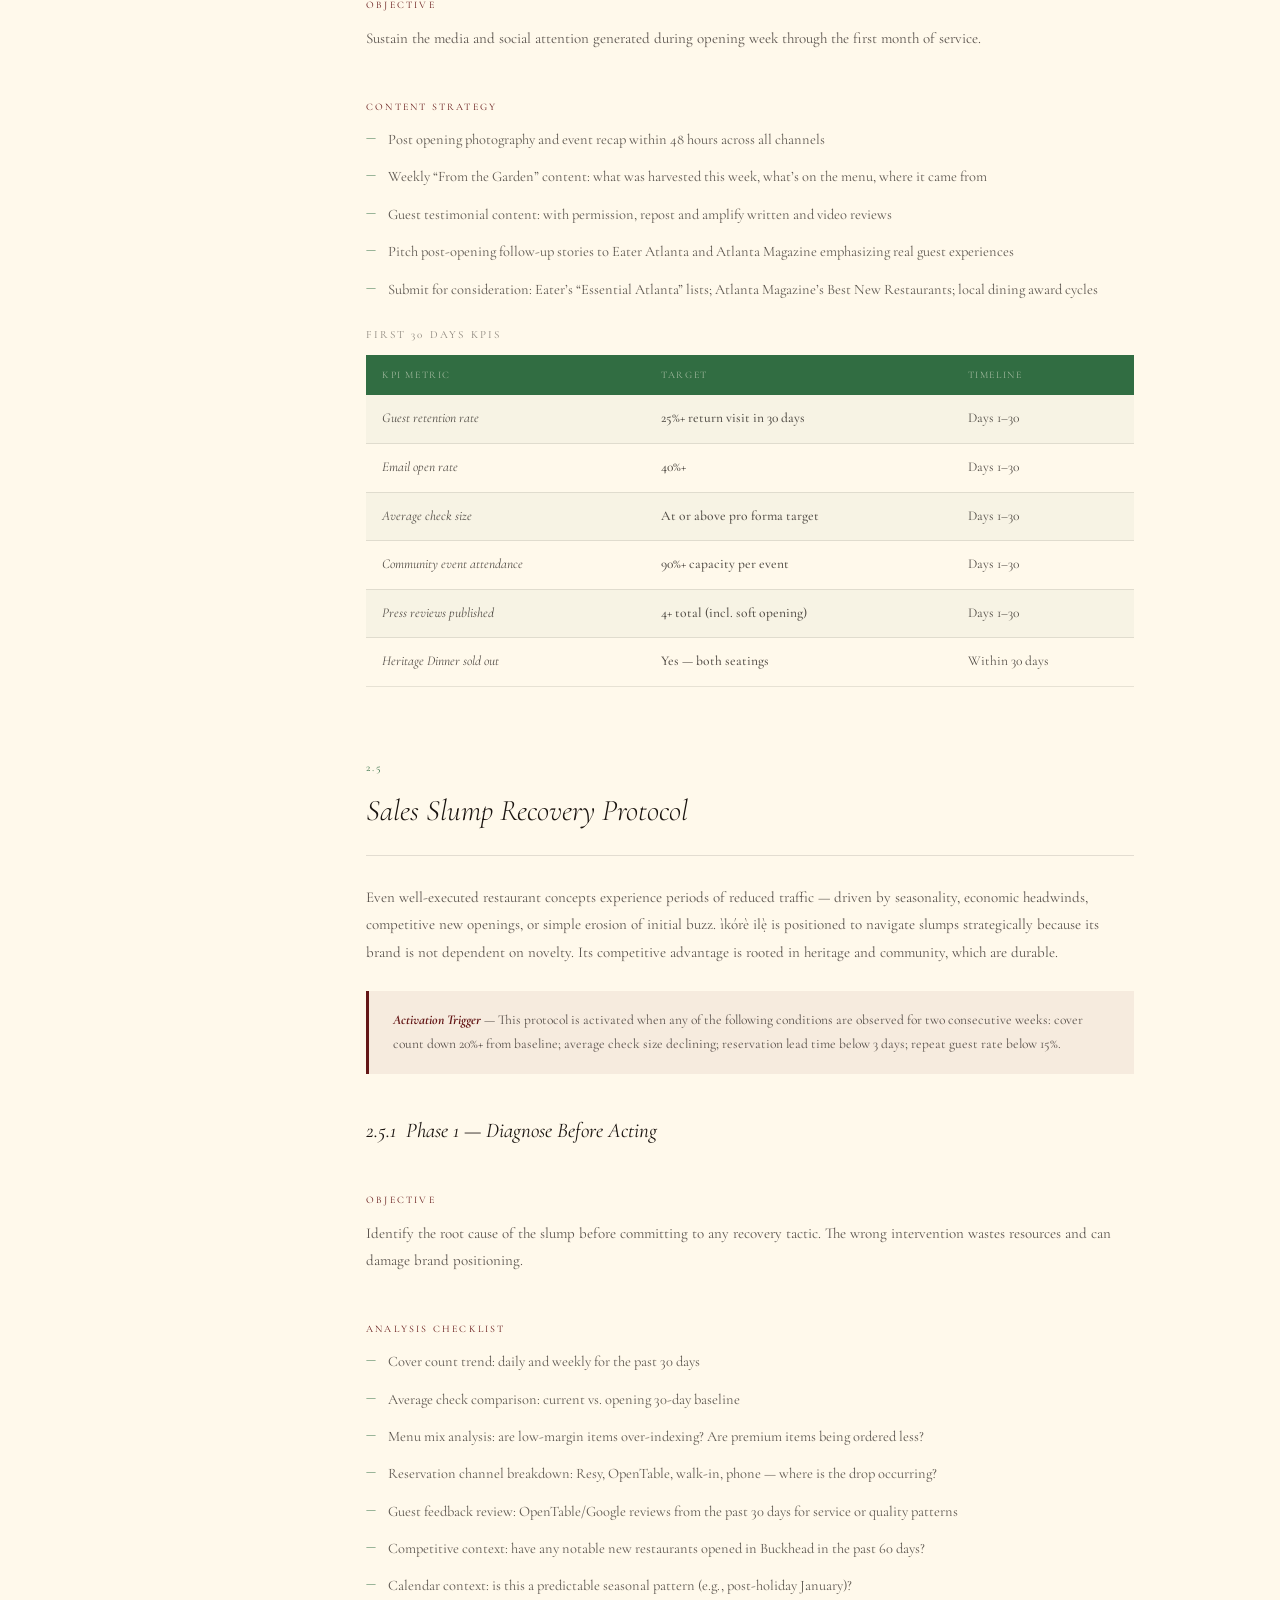
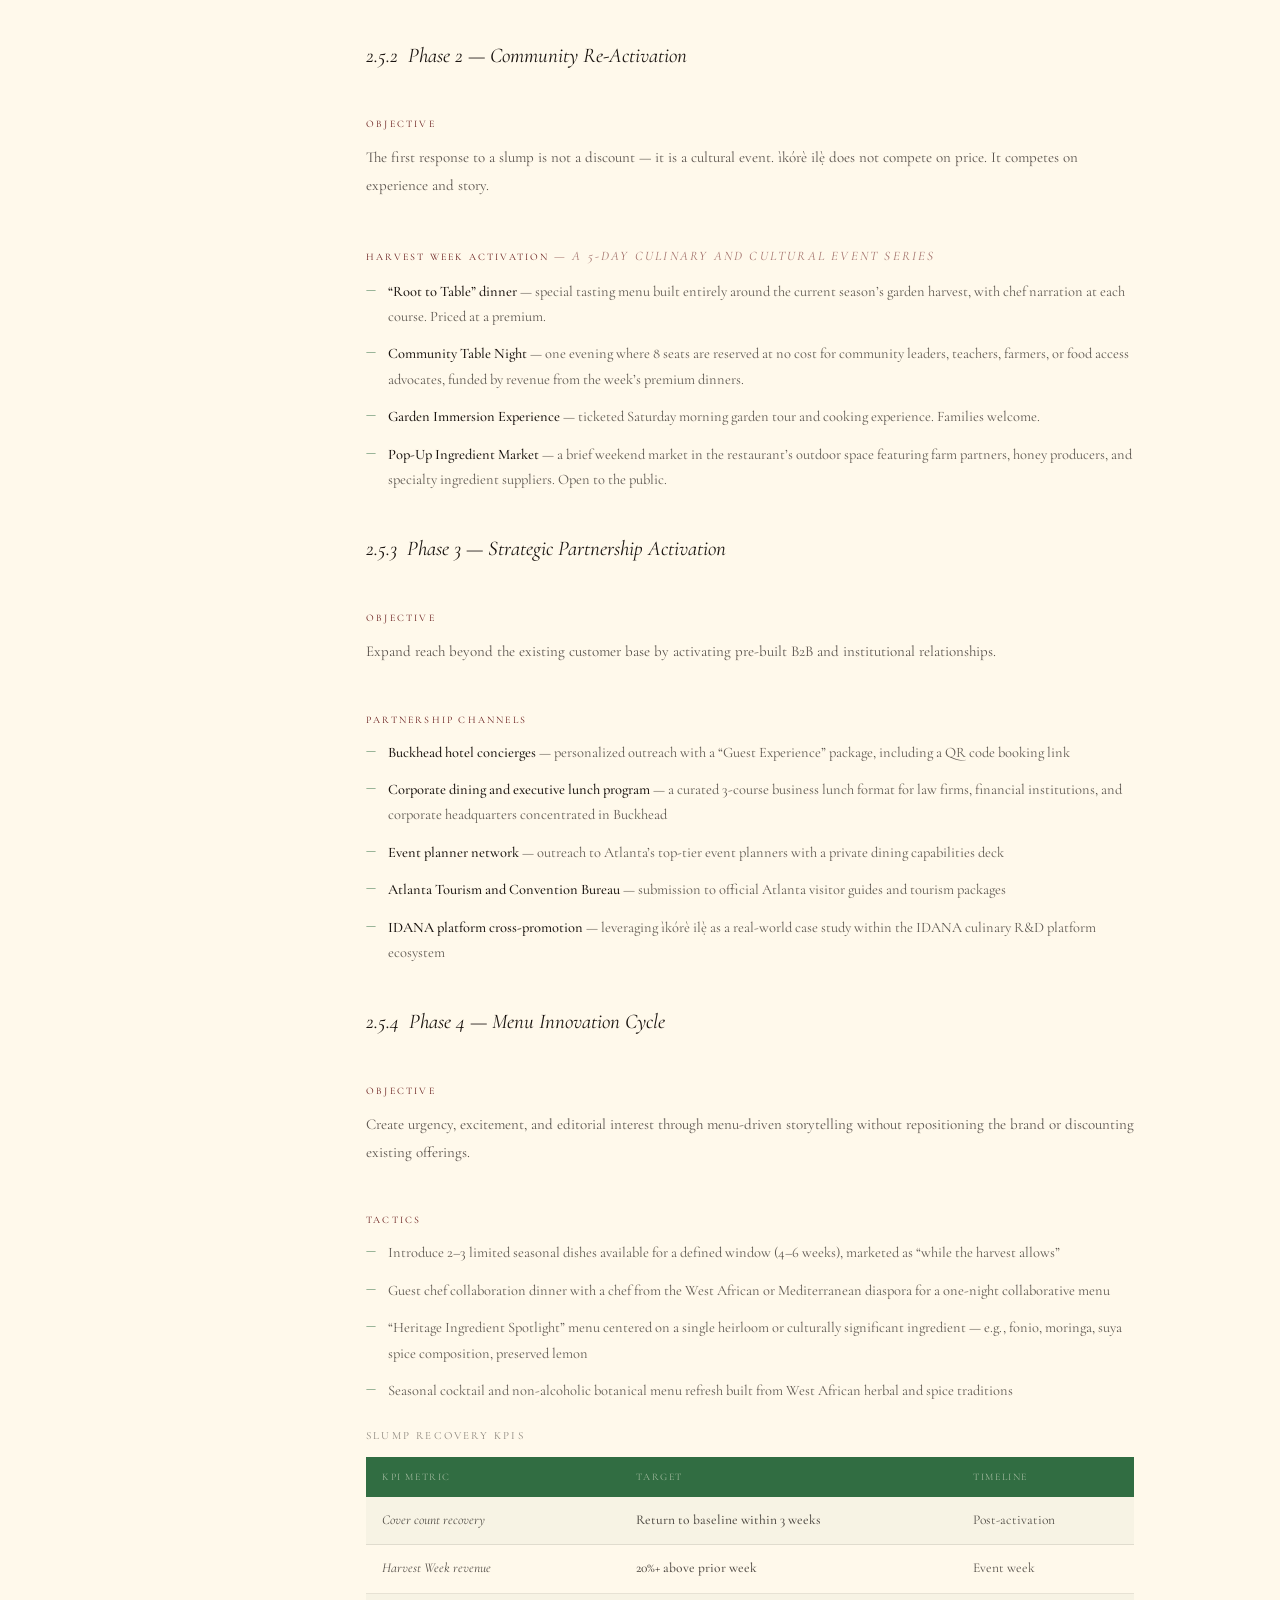
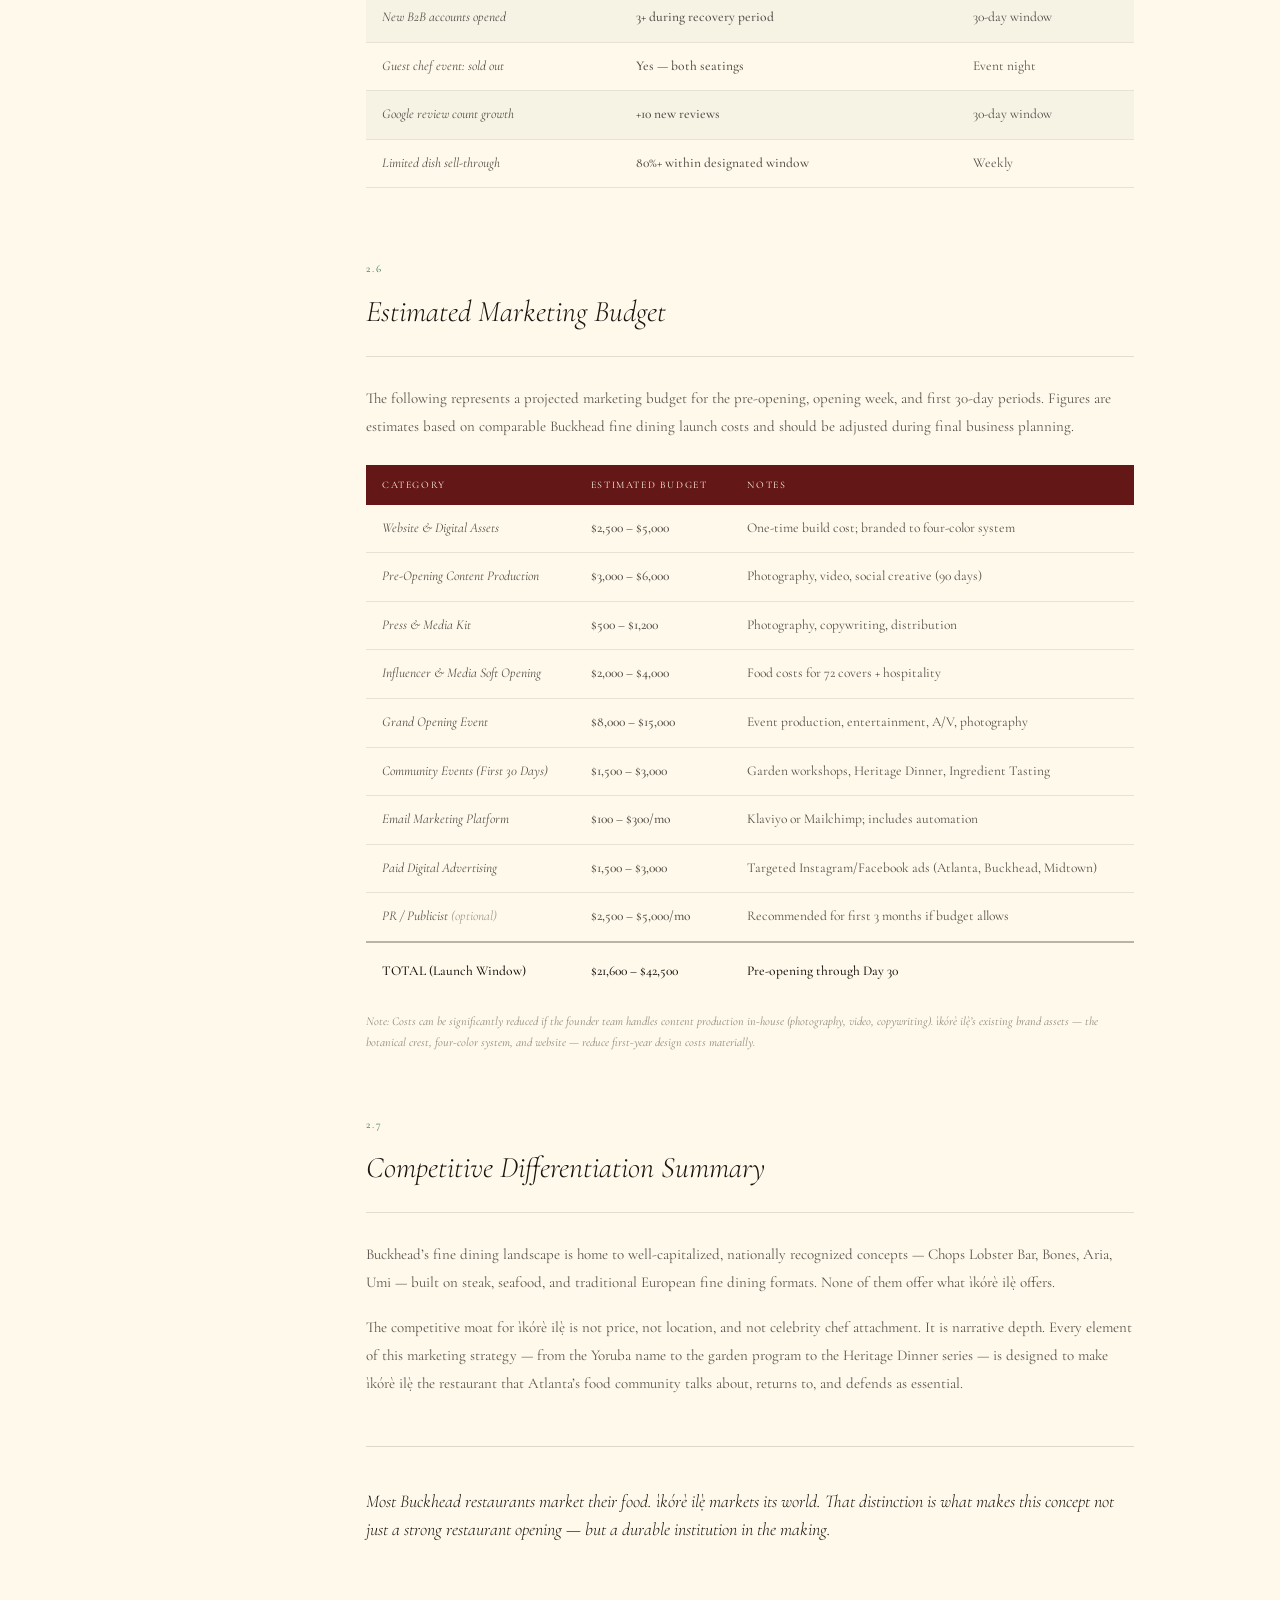
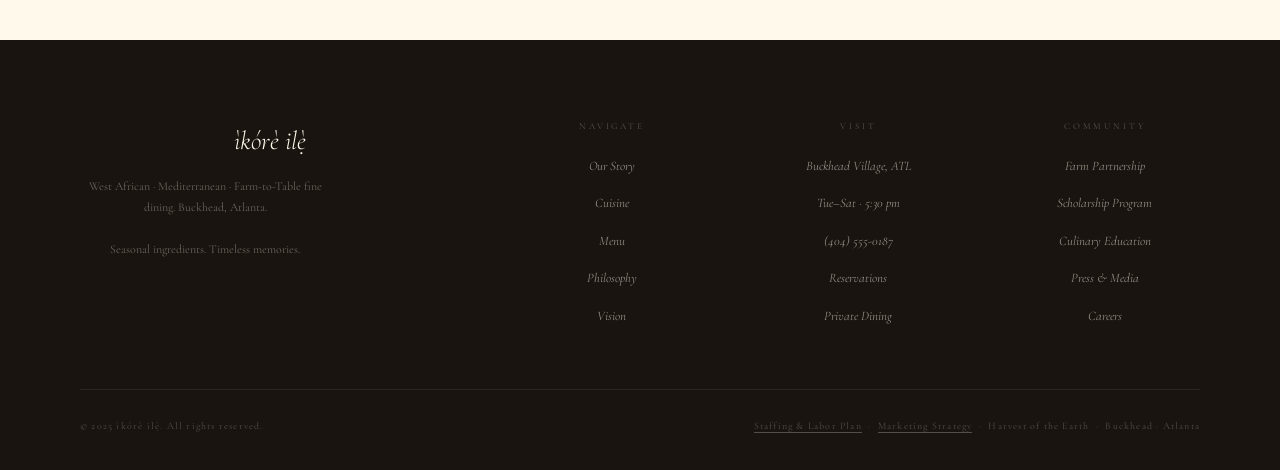
<file: strategy.html>
<!DOCTYPE html>
<html lang="en">
<head>
<meta charset="UTF-8">
<meta name="viewport" content="width=device-width, initial-scale=1.0">
<title>Marketing Strategy — ìkórè ilẹ̀</title>
<style>
  @import url('https://fonts.googleapis.com/css2?family=Cormorant+Garamond:ital,wght@0,300;0,400;0,500;0,600;1,300;1,400;1,500&display=swap');

  :root {
    --off-white: #FFF9EB;
    --black: #000000;
    --deep-red: #641717;
    --forest-green: #316D42;
    --ink: #1A1410;
    --paper: #FFF9EB;
  }

  *, *::before, *::after { box-sizing: border-box; margin: 0; padding: 0; }
  html { scroll-behavior: smooth; }

  body {
    background: var(--paper);
    color: var(--ink);
    font-family: 'Cormorant Garamond', Georgia, serif;
    font-size: 16px;
    line-height: 1.6;
  }

  body::before {
    content: '';
    position: fixed;
    inset: 0;
    background-image: url("data:image/svg+xml,%3Csvg xmlns='http://www.w3.org/2000/svg' width='400' height='400'%3E%3Cfilter id='n'%3E%3CfeTurbulence type='fractalNoise' baseFrequency='0.75' numOctaves='4' stitchTiles='stitch'/%3E%3CfeColorMatrix type='saturate' values='0'/%3E%3C/filter%3E%3Crect width='400' height='400' filter='url(%23n)' opacity='0.04'/%3E%3C/svg%3E");
    pointer-events: none;
    z-index: 9999;
    opacity: 0.6;
  }

  a { color: inherit; }

  /* nav styles provided by injected CSS */

  /* ── LAYOUT GRID: TOC sidebar + content ── */
  .layout {
    display: grid;
    grid-template-columns: 260px 1fr;
    max-width: 1180px;
    margin: 0 auto;
  }

  /* ── DOC HEADER ── */
  .doc-header {
    grid-column: 1 / -1;
    padding: 88px 56px 56px;
    max-width: 880px;
    border-bottom: 1px solid rgba(26,20,16,0.12);
  }
  .doc-eyebrow {
    font-size: 10px;
    letter-spacing: 0.36em;
    text-transform: uppercase;
    color: var(--deep-red);
    margin-bottom: 22px;
  }
  .doc-title {
    font-size: clamp(32px, 5vw, 52px);
    font-weight: 300;
    font-style: italic;
    line-height: 1.05;
    color: var(--ink);
    margin-bottom: 18px;
  }
  .doc-subtitle {
    font-size: 15px;
    font-style: italic;
    color: rgba(26,20,16,0.5);
    margin-bottom: 10px;
  }
  .doc-byline {
    font-size: 13px;
    color: rgba(26,20,16,0.55);
  }

  /* ── TOC SIDEBAR ── */
  .toc {
    padding: 56px 32px 56px 56px;
    position: sticky;
    top: 64px;
    align-self: start;
    height: fit-content;
  }
  .toc-label {
    font-size: 10px;
    letter-spacing: 0.3em;
    text-transform: uppercase;
    color: rgba(26,20,16,0.4);
    margin-bottom: 20px;
  }
  .toc-list {
    list-style: none;
  }
  .toc-list li a {
    display: block;
    font-size: 13px;
    line-height: 1.5;
    color: rgba(26,20,16,0.62);
    text-decoration: none;
    padding: 9px 0;
    border-left: 2px solid transparent;
    padding-left: 14px;
    margin-left: -16px;
    transition: color 0.2s, border-color 0.2s;
  }
  .toc-list li a:hover {
    color: var(--deep-red);
    border-left-color: var(--deep-red);
  }

  /* ── MAIN CONTENT ── */
  .content {
    padding: 56px 56px 96px;
    max-width: 880px;
  }
  .doc-section {
    padding-top: 64px;
    margin-top: 0;
  }
  .doc-section:first-child { padding-top: 0; }
  .section-num {
    font-size: 11px;
    letter-spacing: 0.2em;
    text-transform: uppercase;
    color: var(--forest-green);
    margin-bottom: 10px;
  }
  .section-h1 {
    font-size: 30px;
    font-weight: 300;
    font-style: italic;
    color: var(--ink);
    margin-bottom: 28px;
    padding-bottom: 20px;
    border-bottom: 1px solid rgba(26,20,16,0.12);
  }
  .section-h2 {
    font-size: 21px;
    font-weight: 400;
    font-style: italic;
    color: var(--ink);
    margin: 40px 0 16px;
  }
  .body-text {
    font-size: 15px;
    line-height: 1.85;
    color: rgba(26,20,16,0.72);
    margin-bottom: 18px;
  }
  .label-tag {
    display: inline-block;
    font-size: 10px;
    letter-spacing: 0.22em;
    text-transform: uppercase;
    color: var(--deep-red);
    margin: 28px 0 12px;
  }
  ul.bullets {
    list-style: none;
    margin-bottom: 18px;
  }
  ul.bullets li {
    position: relative;
    padding-left: 22px;
    font-size: 14.5px;
    line-height: 1.75;
    color: rgba(26,20,16,0.7);
    margin-bottom: 12px;
  }
  ul.bullets li::before {
    content: '\2014';
    position: absolute;
    left: 0;
    color: var(--forest-green);
    font-size: 12px;
  }
  ul.bullets li strong {
    color: var(--ink);
    font-weight: 500;
  }
  .pillars-row {
    display: flex;
    gap: 28px;
    flex-wrap: wrap;
    margin: 24px 0 32px;
  }
  .pillar-chip {
    flex: 1 1 140px;
    background: var(--ink);
    color: var(--paper);
    padding: 18px 20px;
    text-align: center;
  }
  .pillar-chip span {
    display: block;
    font-size: 9px;
    letter-spacing: 0.22em;
    text-transform: uppercase;
    color: rgba(255,249,235,0.5);
    margin-bottom: 6px;
  }
  .pillar-chip strong {
    font-size: 17px;
    font-style: italic;
    font-weight: 300;
  }

  /* ── KPI TABLE ── */
  .kpi-wrap {
    margin: 24px 0 8px;
    overflow-x: auto;
  }
  .kpi-table {
    width: 100%;
    border-collapse: collapse;
    min-width: 520px;
  }
  .kpi-table caption {
    text-align: left;
    font-size: 11px;
    letter-spacing: 0.2em;
    text-transform: uppercase;
    color: rgba(26,20,16,0.5);
    padding-bottom: 12px;
  }
  .kpi-table thead th {
    text-align: left;
    font-size: 10px;
    letter-spacing: 0.16em;
    text-transform: uppercase;
    color: rgba(255,249,235,0.55);
    background: var(--forest-green);
    padding: 12px 16px;
    font-weight: 400;
  }
  .kpi-table tbody td {
    padding: 13px 16px;
    border-bottom: 1px solid rgba(26,20,16,0.1);
    font-size: 13.5px;
    color: rgba(26,20,16,0.75);
  }
  .kpi-table tbody tr:nth-child(odd) { background: rgba(49,109,66,0.04); }
  .kpi-metric { font-style: italic; color: var(--ink); font-size: 14.5px; }
  .kpi-target { font-weight: 500; color: var(--deep-red); }

  /* ── BUDGET TABLE ── */
  .budget-wrap { margin: 24px 0 8px; overflow-x: auto; }
  .budget-table {
    width: 100%;
    border-collapse: collapse;
    min-width: 560px;
  }
  .budget-table thead th {
    text-align: left;
    font-size: 10px;
    letter-spacing: 0.16em;
    text-transform: uppercase;
    color: var(--paper);
    background: var(--deep-red);
    padding: 12px 16px;
    font-weight: 400;
  }
  .budget-table tbody td {
    padding: 13px 16px;
    border-bottom: 1px solid rgba(26,20,16,0.1);
    font-size: 13.5px;
    color: rgba(26,20,16,0.75);
    vertical-align: top;
  }
  .budget-table tbody tr.budget-total td {
    border-top: 2px solid rgba(26,20,16,0.3);
    border-bottom: none;
    font-weight: 500;
    color: var(--ink);
    padding-top: 18px;
  }
  .budget-cat { font-style: italic; color: var(--ink); font-size: 14.5px; }
  .budget-amt { font-weight: 500; color: var(--ink); white-space: nowrap; }
  .budget-note { color: rgba(26,20,16,0.55); font-size: 13px; }
  .budget-footnote {
    font-size: 12px;
    font-style: italic;
    color: rgba(26,20,16,0.5);
    margin-top: 16px;
    line-height: 1.7;
  }

  .trigger-box {
    background: rgba(100,23,23,0.06);
    border-left: 3px solid var(--deep-red);
    padding: 18px 24px;
    margin: 24px 0 32px;
    font-size: 13.5px;
    line-height: 1.75;
    color: rgba(26,20,16,0.72);
  }
  .trigger-box strong { color: var(--deep-red); font-style: italic; }

  .closing-statement {
    margin-top: 48px;
    padding: 40px 0 0;
    border-top: 1px solid rgba(26,20,16,0.15);
  }
  .closing-statement p {
    font-size: 18px;
    font-style: italic;
    font-weight: 300;
    line-height: 1.6;
    color: var(--ink);
  }

  /* ── FOOTER ── */
  footer {
    background: var(--black);
    padding: 48px 56px;
    text-align: center;
  }
  .footer-note {
    font-size: 11px;
    letter-spacing: 0.1em;
    color: rgba(255,249,235,0.35);
  }
  .footer-note a {
    color: rgba(255,249,235,0.6);
    text-decoration: none;
    border-bottom: 1px solid rgba(255,249,235,0.25);
  }
  .footer-note a:hover { color: var(--paper); }

  @media (max-width: 920px) {
    .layout { grid-template-columns: 1fr; }
    .toc { position: relative; top: 0; padding: 32px 28px 0; }
    .content { padding: 32px 28px 64px; }
    .doc-header { padding: 56px 28px 40px; }
    nav { padding: 0 24px; }
  }

  /* ── Shared site CSS ── */
    @import url('https://fonts.googleapis.com/css2?family=Cormorant+Garamond:ital,wght@0,300;0,400;0,500;0,600;1,300;1,400;1,500&display=swap');

  :root {
    --off-white: #FFF9EB;
    --black: #000000;
    --deep-red: #641717;
    --forest-green: #316D42;
    --ink: #1A1410;
    --paper: #FFF9EB;
  }

  *, *::before, *::after { box-sizing: border-box; margin: 0; padding: 0; }
  html { scroll-behavior: smooth; }

  body {
    background: var(--paper);
    color: var(--ink);
    font-family: 'Cormorant Garamond', Georgia, serif;
    font-size: 16px;
    line-height: 1.6;
    overflow-x: hidden;
  }

  
  body::before {
    content: '';
    position: fixed;
    inset: 0;
    background-image: url("data:image/svg+xml,%3Csvg xmlns='http://www.w3.org/2000/svg' width='400' height='400'%3E%3Cfilter id='n'%3E%3CfeTurbulence type='fractalNoise' baseFrequency='0.75' numOctaves='4' stitchTiles='stitch'/%3E%3CfeColorMatrix type='saturate' values='0'/%3E%3C/filter%3E%3Crect width='400' height='400' filter='url(%23n)' opacity='0.04'/%3E%3C/svg%3E");
    pointer-events: none;
    z-index: 9999;
    opacity: 0.6;
  }

  
  /* ── NAV ── */
  nav {
    position: fixed;
    top: 0; left: 0; right: 0;
    z-index: 500;
    background: var(--paper);
    border-bottom: 1px solid rgba(26,20,16,0.1);
    padding: 0 56px;
    transition: box-shadow 0.3s;
  }
  .nav-wordmark {
    display: block;
    text-align: center;
    font-size: 10px;
    font-weight: 400;
    letter-spacing: 0.38em;
    text-transform: uppercase;
    color: rgba(26,20,16,0.5);
    padding: 8px 0 2px;
    text-decoration: none;
  }
  .nav-wordmark strong {
    display: block;
    font-size: 20px;
    font-style: italic;
    font-weight: 300;
    letter-spacing: 0.1em;
    text-transform: none;
    color: var(--ink);
    line-height: 1;
    margin-bottom: 2px;
  }
  .nav-links {
    display: flex;
    justify-content: center;
    align-items: center;
    gap: 40px;
    padding: 5px 0 9px;
    list-style: none;
  }
  .nav-links li a {
    font-size: 10px;
    letter-spacing: 0.3em;
    text-transform: uppercase;
    color: rgba(26,20,16,0.55);
    text-decoration: none;
    transition: color 0.2s;
  }
  .nav-links li a:hover { color: var(--ink); }
  .nav-links .reserve-link a {
    color: var(--paper);
    background: var(--deep-red);
    padding: 6px 18px;
    opacity: 1;
    font-size: 10px;
    letter-spacing: 0.22em;
  }
  .nav-links .reserve-link a:hover { background: #7a1c1c; }

  
  /* ── FOOTER ── */
  footer { background: var(--ink); padding: 80px 80px 36px; }
  .footer-grid { display: grid; grid-template-columns: 2fr 1fr 1fr 1fr; gap: 56px; margin-bottom: 60px; }
  .footer-brand-word { font-size: 26px; font-weight: 300; font-style: italic; color: var(--paper); margin-bottom: 14px; }
  .footer-tagline { font-size: 12px; color: rgba(255,249,235,0.35); line-height: 1.75; max-width: 250px; }
  .footer-col-title { font-size: 9px; letter-spacing: 0.32em; text-transform: uppercase; color: rgba(255,249,235,0.28); margin-bottom: 18px; }
  .footer-links { list-style: none; display: flex; flex-direction: column; gap: 12px; }
  .footer-links li a { font-size: 13px; font-style: italic; color: rgba(255,249,235,0.52); text-decoration: none; transition: color 0.2s; }
  .footer-links li a:hover { color: var(--paper); }
  .footer-bottom { display: flex; justify-content: space-between; align-items: center; padding-top: 28px; border-top: 1px solid rgba(255,249,235,0.07); font-size: 10px; color: rgba(255,249,235,0.25); letter-spacing: 0.12em; }

  
  /* ── SCROLL REVEALS ── */
  .reveal { opacity: 0; transform: translateY(24px); transition: opacity 0.85s cubic-bezier(0.25,0.46,0.45,0.94), transform 0.85s cubic-bezier(0.25,0.46,0.45,0.94); }
  .reveal.visible { opacity: 1; transform: translateY(0); }
  .reveal-delay-1 { transition-delay: 0.12s; }
  .reveal-delay-2 { transition-delay: 0.24s; }
  .reveal-delay-3 { transition-delay: 0.36s; }
  .reveal-left { opacity: 0; transform: translateX(-20px); transition: opacity 0.9s ease, transform 0.9s ease; }
  .reveal-left.visible { opacity: 1; transform: translateX(0); }

  

</style>
</head>
<body>

<nav id="main-nav">
  <a href="index.html" class="nav-wordmark">
    <img src="img/logo.png" class="nav-logo" alt="">
    <strong>ìkórè ilẹ̀</strong>
    West African · Mediterranean · Farm-to-Table
  </a>
  <ul class="nav-links">
    <li><a href="story.html">Our Story</a></li>
    <li><a href="cuisine.html">Cuisine</a></li>
    <li><a href="menu.html">Menu</a></li>
    <li><a href="club.html">Club</a></li>
    <li><a href="philosophy.html">Philosophy</a></li>
    <li><a href="vision.html">Vision</a></li>
    <li class="reserve-link"><a href="reservation.html">Reserve a Table</a></li>
  </ul>
</nav>

<header class="doc-header" style="margin-top: 82px;">
  <p class="doc-eyebrow">Planning Document &middot; Section 2</p>
  <h1 class="doc-title">Marketing Strategy</h1>
  <p class="doc-subtitle">West African&ndash;Mediterranean Farm-to-Table Fine Dining &middot; Buckhead, Atlanta, Georgia</p>
  <p class="doc-byline">Prepared for Investor and Academic Review</p>
</header>

<div class="layout">

  <aside class="toc">
    <p class="toc-label">Contents</p>
    <ul class="toc-list">
      <li><a href="#s21">2.1 &nbsp;Strategic Overview</a></li>
      <li><a href="#s22">2.2 &nbsp;Pre-Opening Strategy</a></li>
      <li><a href="#s23">2.3 &nbsp;Opening Week</a></li>
      <li><a href="#s24">2.4 &nbsp;First 30 Days</a></li>
      <li><a href="#s25">2.5 &nbsp;Slump Recovery</a></li>
      <li><a href="#s26">2.6 &nbsp;Marketing Budget</a></li>
      <li><a href="#s27">2.7 &nbsp;Competitive Differentiation</a></li>
    </ul>
  </aside>

  <main class="content">

    <!-- 2.1 -->
    <section class="doc-section" id="s21">
      <p class="section-num">2.1</p>
      <h2 class="section-h1">Strategic Marketing Overview</h2>
      <p class="body-text">ìkórè ilẹ̀ &mdash; Yoruba for &ldquo;harvest of the earth&rdquo; &mdash; enters the Atlanta fine dining market as a concept without direct competition. It is the intersection of West African culinary heritage, Mediterranean agricultural tradition, and a lived commitment to farm-to-table sourcing. The restaurant&rsquo;s three foundational pillars &mdash; Heritage, Agriculture, and Community &mdash; are not marketing themes. They are the operational and cultural architecture of the business itself.</p>
      <p class="body-text">This marketing strategy is designed around one core premise: every guest interaction, press mention, and digital touchpoint should deepen the public&rsquo;s understanding of ìkórè ilẹ̀ as a place of origin, not just a place to eat. For a concept this distinctive, the marketing plan is not primarily a promotional tool &mdash; it is a storytelling infrastructure.</p>

      <div class="pillars-row">
        <div class="pillar-chip"><span>Pillar</span><strong>Heritage</strong></div>
        <div class="pillar-chip"><span>Pillar</span><strong>Agriculture</strong></div>
        <div class="pillar-chip"><span>Pillar</span><strong>Community</strong></div>
      </div>

      <p class="body-text">The strategy is organized across four critical windows:</p>
      <ul class="bullets">
        <li><strong>Pre-Opening</strong> &mdash; 90 days before doors open</li>
        <li><strong>Opening Week</strong> &mdash; soft launch through grand opening</li>
        <li><strong>First 30 Days</strong> &mdash; conversion, retention, and community momentum</li>
        <li><strong>Sales Slump Recovery</strong> &mdash; a structured re-engagement protocol</li>
      </ul>
    </section>

    <!-- 2.2 -->
    <section class="doc-section" id="s22">
      <p class="section-num">2.2</p>
      <h2 class="section-h1">Pre-Opening Strategy <span style="font-size:16px; opacity:0.55;">(90 Days Before Opening)</span></h2>
      <p class="body-text">The pre-opening period is ìkórè ilẹ̀&rsquo;s most valuable unrepeatable asset: the window before anyone has eaten here, when mystery and anticipation can be deliberately cultivated. The goal is not to announce a restaurant &mdash; it is to introduce a world.</p>

      <h3 class="section-h2">2.2.1 &nbsp;Brand Infrastructure Launch</h3>
      <p class="label-tag">Objective</p>
      <p class="body-text">Establish a consistent, polished public presence across all digital and print channels before the first reservation is taken.</p>
      <p class="label-tag">Actions</p>
      <ul class="bullets">
        <li>Launch the ìkórè ilẹ̀ website featuring the brand&rsquo;s four-color system (Off-White, Black, Deep Red, Forest Green), the SVG botanical crest, and the full seasonal menu narrative.</li>
        <li>Activate branded social media accounts (Instagram, TikTok, LinkedIn) with a single high-design launch post anchored in the Yoruba name and its translation.</li>
        <li>Register the restaurant with Google Business, OpenTable, Resy, and Yelp. Precision in listing accuracy at this stage prevents long-term SEO and reputation damage.</li>
        <li>Establish email list capture on the website with a pre-opening interest form &mdash; no discount offer, no gimmick. The ask is: &ldquo;Be among the first to experience the harvest.&rdquo;</li>
      </ul>

      <h3 class="section-h2">2.2.2 &nbsp;Narrative Content Strategy</h3>
      <p class="label-tag">Objective</p>
      <p class="body-text">Build emotional investment and editorial credibility through consistent, high-quality storytelling content in the 90 days before opening.</p>
      <p class="label-tag">Content Pillars</p>
      <ul class="bullets">
        <li><strong>The Origin Story</strong> &mdash; the founding narrative connecting West African food traditions to the Atlanta dining landscape, told through the Yoruba concept of ìkórè (harvest) and ilẹ̀ (earth, place, home).</li>
        <li><strong>The Garden Program</strong> &mdash; weekly photo and video documentation of seed planting, soil preparation, harvest cycles, and farmer partnerships.</li>
        <li><strong>Kitchen Development</strong> &mdash; behind-the-scenes footage of menu R&amp;D, ingredient sourcing trips, and chef tasting sessions.</li>
        <li><strong>Construction &amp; Space</strong> &mdash; architecture and interior progress updates. In Buckhead, the space itself is a signal of ambition.</li>
      </ul>
      <p class="label-tag">Posting Cadence</p>
      <ul class="bullets">
        <li><strong>Instagram</strong> &mdash; 4&ndash;5 posts per week (2 Reels, 2&ndash;3 static editorial posts)</li>
        <li><strong>TikTok</strong> &mdash; 3 posts per week (raw, process-driven content performs best)</li>
        <li><strong>Email Newsletter</strong> &mdash; bi-weekly during pre-opening, weekly after opening</li>
      </ul>

      <h3 class="section-h2">2.2.3 &nbsp;Community Relationship Infrastructure</h3>
      <p class="label-tag">Objective</p>
      <p class="body-text">Build authentic partnerships with the Atlanta food, agriculture, farming, and cultural community before opening &mdash; not as a promotional tactic, but as an expression of the restaurant&rsquo;s actual values.</p>
      <p class="label-tag">Priority Partners</p>
      <ul class="bullets">
        <li>Local farms supplying seasonal produce to the menu</li>
        <li>Black-owned food and beverage businesses in Atlanta</li>
        <li>Atlanta-based African cultural organizations &mdash; Yoruba cultural societies, West African diaspora groups, pan-African arts networks</li>
        <li>Culinary schools (Le Cordon Bleu Atlanta, Kennesaw State, Georgia State)</li>
        <li>Buckhead hotels and corporate hospitality managers</li>
        <li>Atlanta food influencers (10K&ndash;500K range preferred over mega-influencers)</li>
      </ul>

      <h3 class="section-h2">2.2.4 &nbsp;Press Outreach Campaign</h3>
      <p class="label-tag">Objective</p>
      <p class="body-text">Secure pre-opening editorial coverage that positions ìkórè ilẹ̀ as a culturally significant arrival in the Atlanta restaurant market, not merely a new opening.</p>
      <p class="label-tag">Target Publications &amp; Contacts</p>
      <ul class="bullets">
        <li><strong>Eater Atlanta</strong> &mdash; national reach; pitch: &ldquo;First West African fine dining concept in Buckhead&rdquo;</li>
        <li><strong>Atlanta Magazine</strong> &mdash; affluent, design-forward readership; pitch: brand story and interior aesthetic</li>
        <li><strong>Atlanta Journal-Constitution Food Section</strong> &mdash; broad Atlanta readership; pitch: founder story, farm program</li>
        <li><strong>Rough Draft Atlanta</strong> &mdash; community-rooted business coverage</li>
        <li><strong>Edible Atlanta</strong> &mdash; natural fit for the farm-to-table program</li>
        <li><strong>WSB-TV / 11Alive</strong> &mdash; local television morning segments for opening week</li>
        <li><strong>Rolling Out, Sheen Magazine (Atlanta edition)</strong> &mdash; culturally specific audience, editorial alignment</li>
      </ul>
      <p class="label-tag">Pitch Strategy</p>
      <p class="body-text">Press outreach begins at Day 90 with a media kit delivered by email: founding story, brand photography, farm program fact sheet, one-page chef biography, and a preview of the opening menu. A second wave goes out at Day 30 offering exclusive soft opening access to two to three writers.</p>

      <div class="kpi-wrap">
        <table class="kpi-table">
          <caption>Pre-Opening KPIs</caption>
          <thead><tr><th>KPI Metric</th><th>Target</th><th>Timeline</th></tr></thead>
          <tbody>
            <tr><td class="kpi-metric">Instagram followers</td><td class="kpi-target">2,500+</td><td>Day 90 &rarr; Day 0</td></tr>
            <tr><td class="kpi-metric">Email list size</td><td class="kpi-target">500+ subscribers</td><td>Day 60 &rarr; Day 0</td></tr>
            <tr><td class="kpi-metric">Press placements secured</td><td class="kpi-target">3&ndash;5 confirmed</td><td>By Day 30</td></tr>
            <tr><td class="kpi-metric">Farm/supplier partnerships</td><td class="kpi-target">4+ active</td><td>By Day 60</td></tr>
            <tr><td class="kpi-metric">Community partners engaged</td><td class="kpi-target">8&ndash;10 organizations</td><td>By Day 45</td></tr>
            <tr><td class="kpi-metric">B2B hospitality contacts</td><td class="kpi-target">15+ Buckhead hotels/corps</td><td>By Day 30</td></tr>
          </tbody>
        </table>
      </div>
    </section>

    <!-- 2.3 -->
    <section class="doc-section" id="s23">
      <p class="section-num">2.3</p>
      <h2 class="section-h1">Opening Week Strategy</h2>
      <p class="body-text">Opening week at ìkórè ilẹ̀ is staged in two distinct phases: an invitation-only soft opening designed to generate authentic early reviews, and a public grand opening event that functions as a cultural declaration.</p>

      <h3 class="section-h2">2.3.1 &nbsp;Invite-Only Soft Opening <span style="font-size:14px; opacity:0.55;">(Days &ndash;5 through &ndash;1)</span></h3>
      <p class="label-tag">Objective</p>
      <p class="body-text">Generate authentic third-party reviews, social proof, and word-of-mouth before public opening. Stress-test the full dining experience &mdash; service cadence, menu execution, kitchen output &mdash; under real conditions.</p>
      <p class="label-tag">Guest List Composition</p>
      <ul class="bullets">
        <li>Atlanta food media writers and editors (2&ndash;3 selected from press outreach list)</li>
        <li>Local chefs and culinary peers &mdash; industry credibility and referral network</li>
        <li>Farm and supplier partners who contributed to the menu</li>
        <li>African cultural organization leaders &mdash; community validation</li>
        <li>Buckhead hotel concierge managers and event planners</li>
        <li>Select food influencers (nano to micro tier: 5K&ndash;100K) with engaged, Atlanta-specific audiences</li>
      </ul>
      <p class="label-tag">Format</p>
      <p class="body-text">Three evenings of service, maximum 24 covers per night. Full tasting menu format with garden program explanation integrated into service. Each table receives a printed card with the Yoruba name etymology and the farm sourcing map for the evening&rsquo;s menu.</p>
      <p class="label-tag">Post-Soft-Opening Actions</p>
      <ul class="bullets">
        <li>Send personalized thank-you notes to all guests within 24 hours</li>
        <li>Follow up with media guests to confirm review timelines</li>
        <li>Conduct internal post-mortem: identify service, pacing, and menu issues before public opening</li>
      </ul>

      <h3 class="section-h2">2.3.2 &nbsp;Grand Opening Event &mdash; &ldquo;Harvest of the Earth&rdquo;</h3>
      <p class="label-tag">Objective</p>
      <p class="body-text">Create a single, culturally resonant public debut event that generates media coverage, social content, and word-of-mouth simultaneously &mdash; while communicating the three pillars of Heritage, Agriculture, and Education in an experiential format.</p>
      <p class="label-tag">Event Design</p>
      <ul class="bullets">
        <li><strong>Theme</strong> &mdash; &ldquo;Harvest of the Earth,&rdquo; drawn directly from the Yoruba name ìkórè ilẹ̀</li>
        <li><strong>Garden Tour Experience</strong> &mdash; guided walk through the restaurant&rsquo;s garden program, led by the head farmer and sous chef</li>
        <li><strong>Tasting Menu Preview</strong> &mdash; ticketed multi-course experience with wine and non-alcoholic botanical pairings inspired by West African herbal traditions</li>
        <li><strong>Cultural Storytelling Component</strong> &mdash; an artist or griot-style spoken word element contextualizing West African culinary heritage</li>
        <li><strong>Live Music</strong> &mdash; an Atlanta-based artist connecting African diaspora musical traditions</li>
        <li><strong>Local Artist Showcase</strong> &mdash; two to three Atlanta artists with work displayed in the dining room for the opening month</li>
      </ul>
      <p class="label-tag">Media Coverage Strategy</p>
      <p class="body-text">One photographer and one videographer contracted for the full event. Deliverables: 50+ edited photographs, a 2-minute highlight reel, and 15-second Reel edits for Instagram/TikTok &mdash; all distributed within 72 hours of the event.</p>

      <h3 class="section-h2">2.3.3 &nbsp;User-Generated Content Program</h3>
      <p class="label-tag">Hashtag</p>
      <p class="body-text" style="font-size:20px; font-style:italic; color:var(--deep-red);">#HarvestAtIkoreIle</p>
      <p class="label-tag">Activation Mechanics</p>
      <ul class="bullets">
        <li>Each table card includes the hashtag and a QR code linking to the restaurant&rsquo;s Instagram</li>
        <li>Staff trained to invite (never pressure) guests to share their experience</li>
        <li>Opening week UGC reposted daily to brand Instagram Stories with guest credit</li>
        <li>Best UGC from opening week compiled into a &ldquo;Harvest Night&rdquo; highlight reel posted at the end of the week</li>
      </ul>

      <div class="kpi-wrap">
        <table class="kpi-table">
          <caption>Opening Week KPIs</caption>
          <thead><tr><th>KPI Metric</th><th>Target</th><th>Timeline</th></tr></thead>
          <tbody>
            <tr><td class="kpi-metric">Soft opening covers served</td><td class="kpi-target">72 total (24 &times; 3 nights)</td><td>Days &ndash;5 to &ndash;1</td></tr>
            <tr><td class="kpi-metric">Press reviews published</td><td class="kpi-target">2+ within 30 days of opening</td><td>Week of opening</td></tr>
            <tr><td class="kpi-metric">Instagram followers gained</td><td class="kpi-target">+1,000 during event week</td><td>Opening week</td></tr>
            <tr><td class="kpi-metric">#HarvestAtIkoreIle posts</td><td class="kpi-target">50+ guest posts</td><td>Opening week</td></tr>
            <tr><td class="kpi-metric">Reservation waitlist</td><td class="kpi-target">2 weeks fully booked</td><td>By end of opening week</td></tr>
            <tr><td class="kpi-metric">Email list growth</td><td class="kpi-target">+300 new subscribers</td><td>Opening week</td></tr>
          </tbody>
        </table>
      </div>
    </section>

    <!-- 2.4 -->
    <section class="doc-section" id="s24">
      <p class="section-num">2.4</p>
      <h2 class="section-h1">First 30 Days After Opening</h2>
      <p class="body-text">The opening night glow fades quickly. The first 30 days are where the marketing strategy must transition from event-driven momentum to systems-driven retention. The objective shifts from attracting first-time visitors to converting them into advocates and returning guests.</p>

      <h3 class="section-h2">2.4.1 &nbsp;Guest Retention System</h3>
      <p class="label-tag">Objective</p>
      <p class="body-text">Build a repeatable post-visit experience that makes every guest feel the relationship with ìkórè ilẹ̀ extends beyond the meal.</p>
      <p class="label-tag">Reservation Follow-Up Protocol</p>
      <ul class="bullets">
        <li>Automated email sent 48 hours after every reservation: personalized message referencing the dishes served that evening, a note about the farm sourcing story, and a link to the seasonal menu preview for the following month</li>
        <li>Handwritten note cards sent to guests dining on special occasions (birthdays, anniversaries)</li>
        <li>Returning guest recognition: front-of-house team briefed before service on any returning guest; acknowledged at the host stand</li>
      </ul>
      <p class="label-tag">Loyalty Tier Structure</p>
      <ul class="bullets">
        <li><strong>&ldquo;Root&rdquo;</strong> &mdash; first visit. Added to email list. Access to seasonal menu announcements.</li>
        <li><strong>&ldquo;Harvest&rdquo;</strong> &mdash; 3+ visits within 12 months. Priority reservation access during peak periods. Invitation to quarterly Harvest Table dinners.</li>
        <li><strong>&ldquo;Steward&rdquo;</strong> &mdash; 6+ visits or corporate/group spend threshold. Chef&rsquo;s table access. Advance access to limited seasonal menus. Personal note from the founder on anniversary visit.</li>
      </ul>

      <h3 class="section-h2">2.4.2 &nbsp;Community and Cultural Programming</h3>
      <p class="label-tag">Objective</p>
      <p class="body-text">Transform ìkórè ilẹ̀ from a restaurant into a gathering place &mdash; consistent with the Education &middot; Agriculture &middot; Culture ecosystem model at the heart of the brand.</p>
      <p class="label-tag">Monthly Programming Calendar (First 30 Days)</p>
      <ul class="bullets">
        <li><strong>Garden Workshop</strong> &mdash; hands-on seed-to-plate workshop for 8&ndash;12 guests, led by the head farmer. Price-per-head. Includes a curated family-style meal made from the day&rsquo;s harvest.</li>
        <li><strong>Heritage Dinner Series</strong> &mdash; a recurring themed dinner spotlighting a specific West African culinary tradition each month (e.g., Yoruba fermentation techniques, Ghanaian spice routes, Senegalese grain culture). Narrated by the chef. 18-cover maximum.</li>
        <li><strong>Ingredient Tasting</strong> &mdash; bi-monthly free event (donations to a local food access organization) featuring three to five heritage or heirloom ingredients used in the current menu.</li>
        <li><strong>Chef Collaboration Dinner</strong> &mdash; one invitation-only dinner within the first 30 days featuring an Atlanta-based chef from the Black or African culinary community. Ticketed. Co-promoted to both audiences.</li>
      </ul>

      <h3 class="section-h2">2.4.3 &nbsp;Digital Momentum Maintenance</h3>
      <p class="label-tag">Objective</p>
      <p class="body-text">Sustain the media and social attention generated during opening week through the first month of service.</p>
      <p class="label-tag">Content Strategy</p>
      <ul class="bullets">
        <li>Post opening photography and event recap within 48 hours across all channels</li>
        <li>Weekly &ldquo;From the Garden&rdquo; content: what was harvested this week, what&rsquo;s on the menu, where it came from</li>
        <li>Guest testimonial content: with permission, repost and amplify written and video reviews</li>
        <li>Pitch post-opening follow-up stories to Eater Atlanta and Atlanta Magazine emphasizing real guest experiences</li>
        <li>Submit for consideration: Eater&rsquo;s &ldquo;Essential Atlanta&rdquo; lists; Atlanta Magazine&rsquo;s Best New Restaurants; local dining award cycles</li>
      </ul>

      <div class="kpi-wrap">
        <table class="kpi-table">
          <caption>First 30 Days KPIs</caption>
          <thead><tr><th>KPI Metric</th><th>Target</th><th>Timeline</th></tr></thead>
          <tbody>
            <tr><td class="kpi-metric">Guest retention rate</td><td class="kpi-target">25%+ return visit in 30 days</td><td>Days 1&ndash;30</td></tr>
            <tr><td class="kpi-metric">Email open rate</td><td class="kpi-target">40%+</td><td>Days 1&ndash;30</td></tr>
            <tr><td class="kpi-metric">Average check size</td><td class="kpi-target">At or above pro forma target</td><td>Days 1&ndash;30</td></tr>
            <tr><td class="kpi-metric">Community event attendance</td><td class="kpi-target">90%+ capacity per event</td><td>Days 1&ndash;30</td></tr>
            <tr><td class="kpi-metric">Press reviews published</td><td class="kpi-target">4+ total (incl. soft opening)</td><td>Days 1&ndash;30</td></tr>
            <tr><td class="kpi-metric">Heritage Dinner sold out</td><td class="kpi-target">Yes &mdash; both seatings</td><td>Within 30 days</td></tr>
          </tbody>
        </table>
      </div>
    </section>

    <!-- 2.5 -->
    <section class="doc-section" id="s25">
      <p class="section-num">2.5</p>
      <h2 class="section-h1">Sales Slump Recovery Protocol</h2>
      <p class="body-text">Even well-executed restaurant concepts experience periods of reduced traffic &mdash; driven by seasonality, economic headwinds, competitive new openings, or simple erosion of initial buzz. ìkórè ilẹ̀ is positioned to navigate slumps strategically because its brand is not dependent on novelty. Its competitive advantage is rooted in heritage and community, which are durable.</p>

      <div class="trigger-box">
        <strong>Activation Trigger</strong> &mdash; This protocol is activated when any of the following conditions are observed for two consecutive weeks: cover count down 20%+ from baseline; average check size declining; reservation lead time below 3 days; repeat guest rate below 15%.
      </div>

      <h3 class="section-h2">2.5.1 &nbsp;Phase 1 &mdash; Diagnose Before Acting</h3>
      <p class="label-tag">Objective</p>
      <p class="body-text">Identify the root cause of the slump before committing to any recovery tactic. The wrong intervention wastes resources and can damage brand positioning.</p>
      <p class="label-tag">Analysis Checklist</p>
      <ul class="bullets">
        <li>Cover count trend: daily and weekly for the past 30 days</li>
        <li>Average check comparison: current vs. opening 30-day baseline</li>
        <li>Menu mix analysis: are low-margin items over-indexing? Are premium items being ordered less?</li>
        <li>Reservation channel breakdown: Resy, OpenTable, walk-in, phone &mdash; where is the drop occurring?</li>
        <li>Guest feedback review: OpenTable/Google reviews from the past 30 days for service or quality patterns</li>
        <li>Competitive context: have any notable new restaurants opened in Buckhead in the past 60 days?</li>
        <li>Calendar context: is this a predictable seasonal pattern (e.g., post-holiday January)?</li>
      </ul>

      <h3 class="section-h2">2.5.2 &nbsp;Phase 2 &mdash; Community Re-Activation</h3>
      <p class="label-tag">Objective</p>
      <p class="body-text">The first response to a slump is not a discount &mdash; it is a cultural event. ìkórè ilẹ̀ does not compete on price. It competes on experience and story.</p>
      <p class="label-tag">Harvest Week Activation <span style="opacity:0.6; font-size:13px; font-style:italic;">&mdash; a 5-day culinary and cultural event series</span></p>
      <ul class="bullets">
        <li><strong>&ldquo;Root to Table&rdquo; dinner</strong> &mdash; special tasting menu built entirely around the current season&rsquo;s garden harvest, with chef narration at each course. Priced at a premium.</li>
        <li><strong>Community Table Night</strong> &mdash; one evening where 8 seats are reserved at no cost for community leaders, teachers, farmers, or food access advocates, funded by revenue from the week&rsquo;s premium dinners.</li>
        <li><strong>Garden Immersion Experience</strong> &mdash; ticketed Saturday morning garden tour and cooking experience. Families welcome.</li>
        <li><strong>Pop-Up Ingredient Market</strong> &mdash; a brief weekend market in the restaurant&rsquo;s outdoor space featuring farm partners, honey producers, and specialty ingredient suppliers. Open to the public.</li>
      </ul>

      <h3 class="section-h2">2.5.3 &nbsp;Phase 3 &mdash; Strategic Partnership Activation</h3>
      <p class="label-tag">Objective</p>
      <p class="body-text">Expand reach beyond the existing customer base by activating pre-built B2B and institutional relationships.</p>
      <p class="label-tag">Partnership Channels</p>
      <ul class="bullets">
        <li><strong>Buckhead hotel concierges</strong> &mdash; personalized outreach with a &ldquo;Guest Experience&rdquo; package, including a QR code booking link</li>
        <li><strong>Corporate dining and executive lunch program</strong> &mdash; a curated 3-course business lunch format for law firms, financial institutions, and corporate headquarters concentrated in Buckhead</li>
        <li><strong>Event planner network</strong> &mdash; outreach to Atlanta&rsquo;s top-tier event planners with a private dining capabilities deck</li>
        <li><strong>Atlanta Tourism and Convention Bureau</strong> &mdash; submission to official Atlanta visitor guides and tourism packages</li>
        <li><strong>IDANA platform cross-promotion</strong> &mdash; leveraging ìkórè ilẹ̀ as a real-world case study within the IDANA culinary R&amp;D platform ecosystem</li>
      </ul>

      <h3 class="section-h2">2.5.4 &nbsp;Phase 4 &mdash; Menu Innovation Cycle</h3>
      <p class="label-tag">Objective</p>
      <p class="body-text">Create urgency, excitement, and editorial interest through menu-driven storytelling without repositioning the brand or discounting existing offerings.</p>
      <p class="label-tag">Tactics</p>
      <ul class="bullets">
        <li>Introduce 2&ndash;3 limited seasonal dishes available for a defined window (4&ndash;6 weeks), marketed as &ldquo;while the harvest allows&rdquo;</li>
        <li>Guest chef collaboration dinner with a chef from the West African or Mediterranean diaspora for a one-night collaborative menu</li>
        <li>&ldquo;Heritage Ingredient Spotlight&rdquo; menu centered on a single heirloom or culturally significant ingredient &mdash; e.g., fonio, moringa, suya spice composition, preserved lemon</li>
        <li>Seasonal cocktail and non-alcoholic botanical menu refresh built from West African herbal and spice traditions</li>
      </ul>

      <div class="kpi-wrap">
        <table class="kpi-table">
          <caption>Slump Recovery KPIs</caption>
          <thead><tr><th>KPI Metric</th><th>Target</th><th>Timeline</th></tr></thead>
          <tbody>
            <tr><td class="kpi-metric">Cover count recovery</td><td class="kpi-target">Return to baseline within 3 weeks</td><td>Post-activation</td></tr>
            <tr><td class="kpi-metric">Harvest Week revenue</td><td class="kpi-target">20%+ above prior week</td><td>Event week</td></tr>
            <tr><td class="kpi-metric">New B2B accounts opened</td><td class="kpi-target">3+ during recovery period</td><td>30-day window</td></tr>
            <tr><td class="kpi-metric">Guest chef event: sold out</td><td class="kpi-target">Yes &mdash; both seatings</td><td>Event night</td></tr>
            <tr><td class="kpi-metric">Google review count growth</td><td class="kpi-target">+10 new reviews</td><td>30-day window</td></tr>
            <tr><td class="kpi-metric">Limited dish sell-through</td><td class="kpi-target">80%+ within designated window</td><td>Weekly</td></tr>
          </tbody>
        </table>
      </div>
    </section>

    <!-- 2.6 -->
    <section class="doc-section" id="s26">
      <p class="section-num">2.6</p>
      <h2 class="section-h1">Estimated Marketing Budget</h2>
      <p class="body-text">The following represents a projected marketing budget for the pre-opening, opening week, and first 30-day periods. Figures are estimates based on comparable Buckhead fine dining launch costs and should be adjusted during final business planning.</p>

      <div class="budget-wrap">
        <table class="budget-table">
          <thead><tr><th>Category</th><th>Estimated Budget</th><th>Notes</th></tr></thead>
          <tbody>
            <tr><td class="budget-cat">Website &amp; Digital Assets</td><td class="budget-amt">$2,500 &ndash; $5,000</td><td class="budget-note">One-time build cost; branded to four-color system</td></tr>
            <tr><td class="budget-cat">Pre-Opening Content Production</td><td class="budget-amt">$3,000 &ndash; $6,000</td><td class="budget-note">Photography, video, social creative (90 days)</td></tr>
            <tr><td class="budget-cat">Press &amp; Media Kit</td><td class="budget-amt">$500 &ndash; $1,200</td><td class="budget-note">Photography, copywriting, distribution</td></tr>
            <tr><td class="budget-cat">Influencer &amp; Media Soft Opening</td><td class="budget-amt">$2,000 &ndash; $4,000</td><td class="budget-note">Food costs for 72 covers + hospitality</td></tr>
            <tr><td class="budget-cat">Grand Opening Event</td><td class="budget-amt">$8,000 &ndash; $15,000</td><td class="budget-note">Event production, entertainment, A/V, photography</td></tr>
            <tr><td class="budget-cat">Community Events (First 30 Days)</td><td class="budget-amt">$1,500 &ndash; $3,000</td><td class="budget-note">Garden workshops, Heritage Dinner, Ingredient Tasting</td></tr>
            <tr><td class="budget-cat">Email Marketing Platform</td><td class="budget-amt">$100 &ndash; $300/mo</td><td class="budget-note">Klaviyo or Mailchimp; includes automation</td></tr>
            <tr><td class="budget-cat">Paid Digital Advertising</td><td class="budget-amt">$1,500 &ndash; $3,000</td><td class="budget-note">Targeted Instagram/Facebook ads (Atlanta, Buckhead, Midtown)</td></tr>
            <tr><td class="budget-cat">PR / Publicist <span style="opacity:0.55;">(optional)</span></td><td class="budget-amt">$2,500 &ndash; $5,000/mo</td><td class="budget-note">Recommended for first 3 months if budget allows</td></tr>
            <tr class="budget-total"><td>TOTAL (Launch Window)</td><td class="budget-amt">$21,600 &ndash; $42,500</td><td class="budget-note">Pre-opening through Day 30</td></tr>
          </tbody>
        </table>
      </div>
      <p class="budget-footnote">Note: Costs can be significantly reduced if the founder team handles content production in-house (photography, video, copywriting). ìkórè ilẹ̀&rsquo;s existing brand assets &mdash; the botanical crest, four-color system, and website &mdash; reduce first-year design costs materially.</p>
    </section>

    <!-- 2.7 -->
    <section class="doc-section" id="s27">
      <p class="section-num">2.7</p>
      <h2 class="section-h1">Competitive Differentiation Summary</h2>
      <p class="body-text">Buckhead&rsquo;s fine dining landscape is home to well-capitalized, nationally recognized concepts &mdash; Chops Lobster Bar, Bones, Aria, Umi &mdash; built on steak, seafood, and traditional European fine dining formats. None of them offer what ìkórè ilẹ̀ offers.</p>
      <p class="body-text">The competitive moat for ìkórè ilẹ̀ is not price, not location, and not celebrity chef attachment. It is narrative depth. Every element of this marketing strategy &mdash; from the Yoruba name to the garden program to the Heritage Dinner series &mdash; is designed to make ìkórè ilẹ̀ the restaurant that Atlanta&rsquo;s food community talks about, returns to, and defends as essential.</p>

      <div class="closing-statement">
        <p>Most Buckhead restaurants market their food. ìkórè ilẹ̀ markets its world. That distinction is what makes this concept not just a strong restaurant opening &mdash; but a durable institution in the making.</p>
      </div>
    </section>

  </main>
</div>

<footer>
  <div class="footer-grid">
    <div>
      <div class="footer-brand-word">ìkórè ilẹ̀</div>
      <p class="footer-tagline">West African · Mediterranean · Farm-to-Table fine dining. Buckhead, Atlanta.<br><br>Seasonal ingredients. Timeless memories.</p>
    </div>
    <div>
      <div class="footer-col-title">Navigate</div>
      <ul class="footer-links"><li><a href="story.html">Our Story</a></li><li><a href="cuisine.html">Cuisine</a></li><li><a href="menu.html">Menu</a></li><li><a href="philosophy.html">Philosophy</a></li><li><a href="vision.html">Vision</a></li></ul>
    </div>
    <div>
      <div class="footer-col-title">Visit</div>
      <ul class="footer-links"><li><a href="#">Buckhead Village, ATL</a></li><li><a href="#">Tue–Sat · 5:30 pm</a></li><li><a href="tel:+14045550187">(404) 555-0187</a></li><li><a href="mailto:reservations@ikoreile.com">Reservations</a></li><li><a href="#">Private Dining</a></li></ul>
    </div>
    <div>
      <div class="footer-col-title">Community</div>
      <ul class="footer-links"><li><a href="#">Farm Partnership</a></li><li><a href="#">Scholarship Program</a></li><li><a href="#">Culinary Education</a></li><li><a href="#">Press &amp; Media</a></li><li><a href="#">Careers</a></li></ul>
    </div>
  </div>
  <div class="footer-bottom">
    <span>© 2025 ìkórè ilẹ̀. All rights reserved.</span>
    <span><a href="staffing.html" style="color:inherit; text-decoration:none; border-bottom:1px solid rgba(255,249,235,0.25);">Staffing &amp; Labor Plan</a> &nbsp;·&nbsp; <a href="strategy.html" style="color:inherit; text-decoration:none; border-bottom:1px solid rgba(255,249,235,0.25);">Marketing Strategy</a> &nbsp;·&nbsp; Harvest of the Earth &nbsp;·&nbsp; Buckhead · Atlanta</span>
  </div>
</footer>

<script>
  const reveals = document.querySelectorAll('.reveal, .reveal-left');
  const obs = new IntersectionObserver((entries) => {
    entries.forEach(e => { if (e.isIntersecting) { e.target.classList.add('visible'); obs.unobserve(e.target); } });
  }, { threshold: 0.1, rootMargin: '0px 0px -32px 0px' });
  reveals.forEach(el => obs.observe(el));
  const nav = document.getElementById('main-nav');
  window.addEventListener('scroll', () => { nav.style.boxShadow = window.scrollY > 20 ? '0 2px 24px rgba(26,20,16,0.1)' : 'none'; }, { passive: true });
</script>
</body>
</html>
</file>
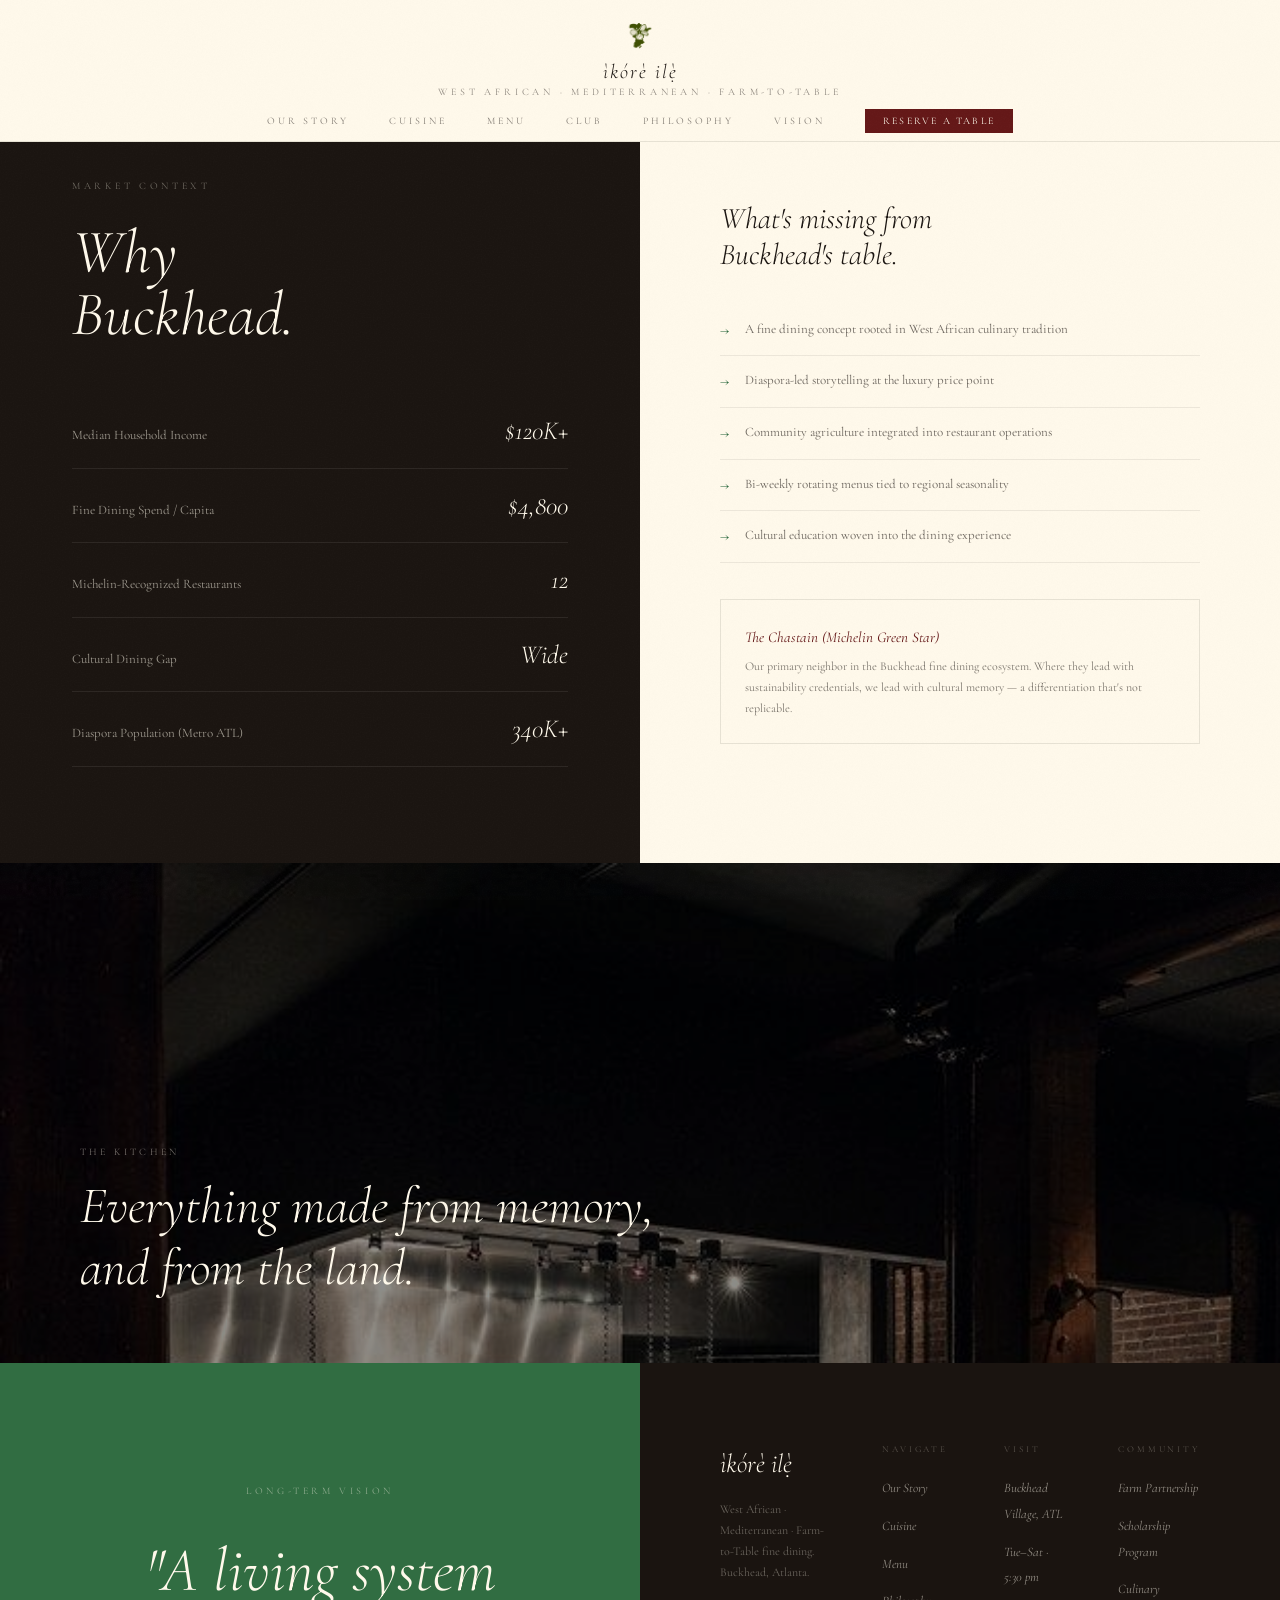
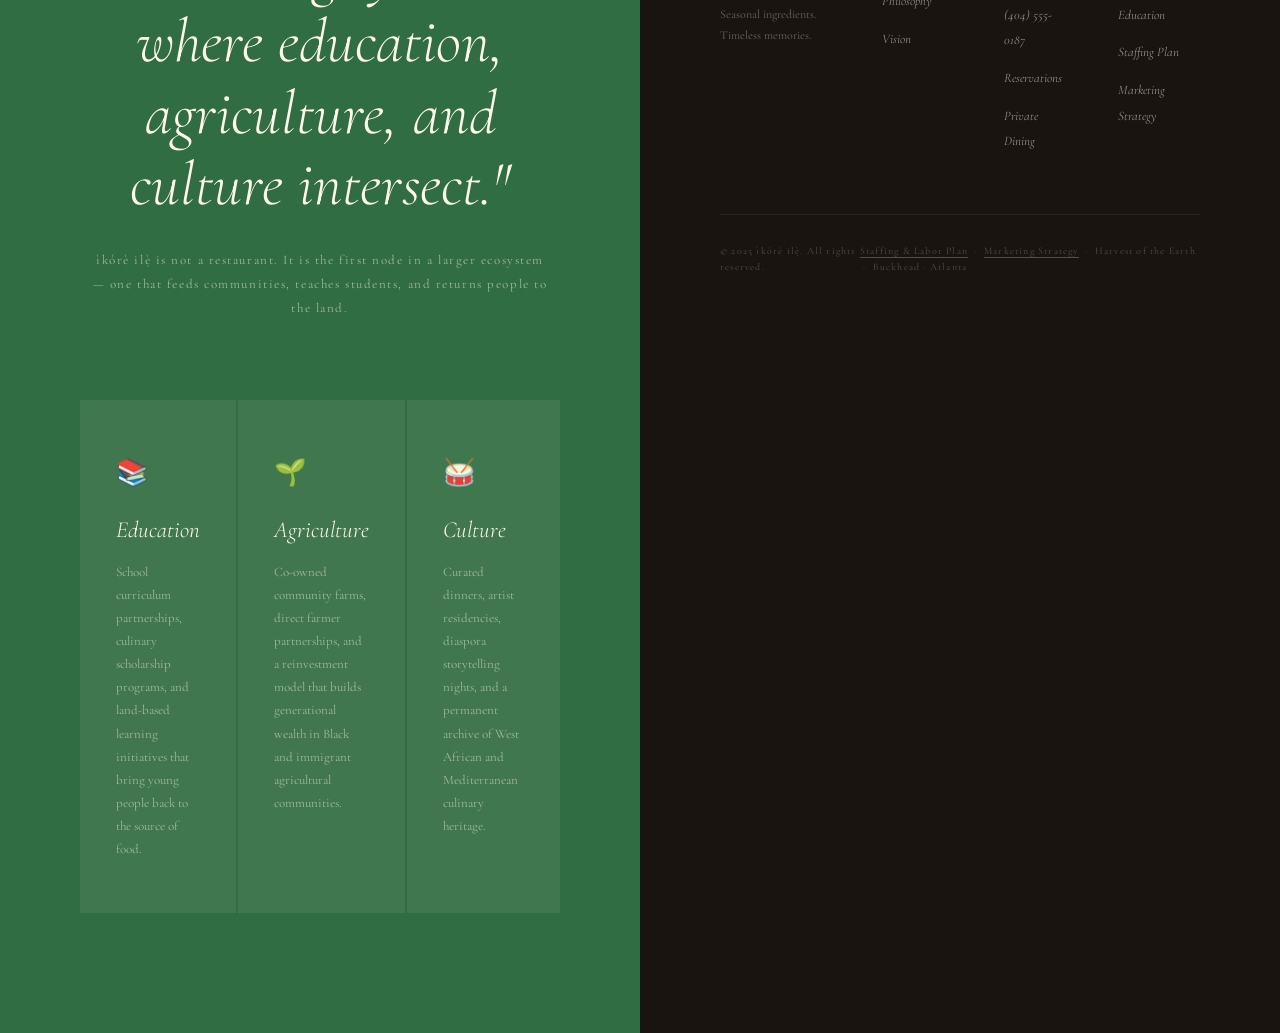
<file: vision.html>
<!DOCTYPE html>
<html lang="en">
<head>
<meta charset="UTF-8">
<meta name="viewport" content="width=device-width, initial-scale=1.0">
<title>Vision — ìkórè ilẹ̀</title>
<link rel="stylesheet" href="css/styles.css">
</head>
<body>

<nav id="main-nav">
  <a href="index.html" class="nav-wordmark">
    <img src="img/logo.png" class="nav-logo" alt="">
    <strong>ìkórè ilẹ̀</strong>
    West African · Mediterranean · Farm-to-Table
  </a>
  <ul class="nav-links">
    <li><a href="story.html">Our Story</a></li>
    <li><a href="cuisine.html">Cuisine</a></li>
    <li><a href="menu.html">Menu</a></li>
    <li><a href="club.html">Club</a></li>
    <li><a href="philosophy.html">Philosophy</a></li>
    <li><a href="vision.html">Vision</a></li>
    <li class="reserve-link"><a href="reservation.html">Reserve a Table</a></li>
  </ul>
</nav>

<!-- HERO -->


<section id="location" style="margin-top: 82px;">
  <div class="location-data">
    <p class="section-label reveal">Market Context</p>
    <h2 class="section-title reveal reveal-delay-1">Why<br>Buckhead.</h2>
    <div class="location-stat reveal reveal-delay-2"><span>Median Household Income</span><strong>$120K+</strong></div>
    <div class="location-stat reveal reveal-delay-2"><span>Fine Dining Spend / Capita</span><strong>$4,800</strong></div>
    <div class="location-stat reveal reveal-delay-2"><span>Michelin-Recognized Restaurants</span><strong>12</strong></div>
    <div class="location-stat reveal reveal-delay-2"><span>Cultural Dining Gap</span><strong>Wide</strong></div>
    <div class="location-stat reveal reveal-delay-2"><span>Diaspora Population (Metro ATL)</span><strong>340K+</strong></div>
  </div>
  <div class="what-missing">
    <h3 class="missing-title reveal">What's missing from<br>Buckhead's table.</h3>
    <ul class="missing-list">
      <li class="reveal reveal-delay-1">A fine dining concept rooted in West African culinary tradition</li>
      <li class="reveal reveal-delay-1">Diaspora-led storytelling at the luxury price point</li>
      <li class="reveal reveal-delay-2">Community agriculture integrated into restaurant operations</li>
      <li class="reveal reveal-delay-2">Bi-weekly rotating menus tied to regional seasonality</li>
      <li class="reveal reveal-delay-3">Cultural education woven into the dining experience</li>
    </ul>
    <div class="competition-note reveal reveal-delay-3">
      <strong>The Chastain (Michelin Green Star)</strong>
      Our primary neighbor in the Buckhead fine dining ecosystem. Where they lead with sustainability credentials, we lead with cultural memory — a differentiation that's not replicable.
    </div>
  </div>
</section>

<div class="kitchen-interlude">
  <img src="[data-uri]" alt="Open kitchen, chefs in motion">
  <div class="kitchen-interlude-text reveal">
    <span>The Kitchen</span>
    <p>Everything made from memory,<br>and from the land.</p>
  </div>
</div>

<!-- LOCATION -->
<section id="location">

<section id="vision">
  <p class="vision-label reveal">Long-Term Vision</p>
  <h2 class="vision-title reveal reveal-delay-1">"A living system where education, agriculture, and culture intersect."</h2>
  <p class="vision-subtitle reveal reveal-delay-2">ìkórè ilẹ̀ is not a restaurant. It is the first node in a larger ecosystem — one that feeds communities, teaches students, and returns people to the land.</p>
  <div class="vision-pillars">
    <div class="vision-pillar reveal"><span class="vision-pillar-icon">📚</span><div class="vision-pillar-name">Education</div><div class="vision-pillar-text">School curriculum partnerships, culinary scholarship programs, and land-based learning initiatives that bring young people back to the source of food.</div></div>
    <div class="vision-pillar reveal reveal-delay-1"><span class="vision-pillar-icon">🌱</span><div class="vision-pillar-name">Agriculture</div><div class="vision-pillar-text">Co-owned community farms, direct farmer partnerships, and a reinvestment model that builds generational wealth in Black and immigrant agricultural communities.</div></div>
    <div class="vision-pillar reveal reveal-delay-2"><span class="vision-pillar-icon">🥁</span><div class="vision-pillar-name">Culture</div><div class="vision-pillar-text">Curated dinners, artist residencies, diaspora storytelling nights, and a permanent archive of West African and Mediterranean culinary heritage.</div></div>
  </div>
</section>


<footer>
  <div class="footer-grid">
    <div>
      <div class="footer-brand-word">ìkórè ilẹ̀</div>
      <p class="footer-tagline">West African · Mediterranean · Farm-to-Table fine dining. Buckhead, Atlanta.<br><br>Seasonal ingredients. Timeless memories.</p>
    </div>
    <div>
      <div class="footer-col-title">Navigate</div>
      <ul class="footer-links"><li><a href="story.html">Our Story</a></li><li><a href="cuisine.html">Cuisine</a></li><li><a href="menu.html">Menu</a></li><li><a href="philosophy.html">Philosophy</a></li><li><a href="vision.html">Vision</a></li></ul>
    </div>
    <div>
      <div class="footer-col-title">Visit</div>
      <ul class="footer-links"><li><a href="#">Buckhead Village, ATL</a></li><li><a href="#">Tue–Sat · 5:30 pm</a></li><li><a href="tel:+14045550187">(404) 555-0187</a></li><li><a href="mailto:reservations@ikoreile.com">Reservations</a></li><li><a href="#">Private Dining</a></li></ul>
    </div>
    <div>
      <div class="footer-col-title">Community</div>
      <ul class="footer-links"><li><a href="#">Farm Partnership</a></li><li><a href="#">Scholarship Program</a></li><li><a href="#">Culinary Education</a></li><li><a href="staffing.html">Staffing Plan</a></li><li><a href="strategy.html">Marketing Strategy</a></li></ul>
    </div>
  </div>
  <div class="footer-bottom">
    <span>© 2025 ìkórè ilẹ̀. All rights reserved.</span>
    <span><a href="staffing.html" style="color:inherit; text-decoration:none; border-bottom:1px solid rgba(255,249,235,0.25);">Staffing &amp; Labor Plan</a> &nbsp;·&nbsp; <a href="strategy.html" style="color:inherit; text-decoration:none; border-bottom:1px solid rgba(255,249,235,0.25);">Marketing Strategy</a> &nbsp;·&nbsp; Harvest of the Earth &nbsp;·&nbsp; Buckhead · Atlanta</span>
  </div>
</footer>



<script>
  const reveals = document.querySelectorAll('.reveal, .reveal-left');
  const obs = new IntersectionObserver((entries) => {
    entries.forEach(e => { if (e.isIntersecting) { e.target.classList.add('visible'); obs.unobserve(e.target); } });
  }, { threshold: 0.1, rootMargin: '0px 0px -32px 0px' });
  reveals.forEach(el => obs.observe(el));
  const nav = document.getElementById('main-nav');
  window.addEventListener('scroll', () => { nav.style.boxShadow = window.scrollY > 20 ? '0 2px 24px rgba(26,20,16,0.1)' : 'none'; }, { passive: true });
</script>

</body>
</html>
</file>
<file: css/styles.css>
@import url('https://fonts.googleapis.com/css2?family=Cormorant+Garamond:ital,wght@0,300;0,400;0,500;0,600;1,300;1,400;1,500&display=swap');

  :root {
    --off-white: #FFF9EB;
    --black: #000000;
    --deep-red: #641717;
    --forest-green: #316D42;
    --ink: #1A1410;
    --paper: #FFF9EB;
  }

  *, *::before, *::after { box-sizing: border-box; margin: 0; padding: 0; }
  html { scroll-behavior: smooth; }

  body {
    background: var(--paper);
    color: var(--ink);
    font-family: 'Cormorant Garamond', Georgia, serif;
    font-size: 16px;
    line-height: 1.6;
    overflow-x: hidden;
  }

  body::before {
    content: '';
    position: fixed;
    inset: 0;
    background-image: url("data:image/svg+xml,%3Csvg xmlns='http://www.w3.org/2000/svg' width='400' height='400'%3E%3Cfilter id='n'%3E%3CfeTurbulence type='fractalNoise' baseFrequency='0.75' numOctaves='4' stitchTiles='stitch'/%3E%3CfeColorMatrix type='saturate' values='0'/%3E%3C/filter%3E%3Crect width='400' height='400' filter='url(%23n)' opacity='0.04'/%3E%3C/svg%3E");
    pointer-events: none;
    z-index: 9999;
    opacity: 0.6;
  }

  /* ── NAV ── */
  nav {
    position: fixed;
    top: 0; left: 0; right: 0;
    z-index: 500;
    background: var(--paper);
    border-bottom: 1px solid rgba(26,20,16,0.1);
    padding: 0 56px;
    transition: box-shadow 0.3s;
  }
  .nav-wordmark {
    display: block;
    text-align: center;
    font-size: 10px;
    font-weight: 400;
    letter-spacing: 0.38em;
    text-transform: uppercase;
    color: rgba(26,20,16,0.5);
    padding: 6px 0 2px;
    text-decoration: none;
  }
  .nav-logo {
    display: block;
    width: 32px;
    height: auto;
    margin: 0 auto 4px;
    object-fit: contain;
  }
  .nav-wordmark strong {
    display: block;
    font-size: 20px;
    font-style: italic;
    font-weight: 300;
    letter-spacing: 0.1em;
    text-transform: none;
    color: var(--ink);
    line-height: 1;
    margin-bottom: 2px;
  }
  .nav-links {
    display: flex;
    justify-content: center;
    align-items: center;
    gap: 40px;
    padding: 5px 0 9px;
    list-style: none;
  }
  .nav-links li a {
    font-size: 10px;
    letter-spacing: 0.3em;
    text-transform: uppercase;
    color: rgba(26,20,16,0.55);
    text-decoration: none;
    transition: color 0.2s;
  }
  .nav-links li a:hover { color: var(--ink); }
  .nav-links .reserve-link a {
    color: var(--paper);
    background: var(--deep-red);
    padding: 6px 18px;
    opacity: 1;
    font-size: 10px;
    letter-spacing: 0.22em;
  }
  .nav-links .reserve-link a:hover { background: #7a1c1c; }

  /* ── HERO ── */
  #hero {
    margin-top: 82px;
    position: relative;
    height: calc(100vh - 82px);
    min-height: 680px;
    overflow: hidden;
    display: flex;
    align-items: center;
    justify-content: center;
  }
  .hero-bg {
    position: absolute;
    inset: 0;
  }
  .hero-bg img {
    width: 100%;
    height: 100%;
    object-fit: cover;
    object-position: center 30%;
    filter: brightness(0.35) contrast(1.1) sepia(8%);
  }
  .hero-bg::after {
    content: '';
    position: absolute;
    inset: 0;
    background: radial-gradient(ellipse at center, rgba(26,20,16,0.05) 0%, rgba(26,20,16,0.6) 100%);
  }
  .hero-center {
    position: relative;
    z-index: 2;
    display: flex;
    flex-direction: column;
    align-items: center;
    text-align: center;
  }
  .hero-logomark {
    width: 120px;
    height: auto;
    margin-bottom: 32px;
    opacity: 0;
    transform: scale(0.88);
    animation: logoReveal 1.4s cubic-bezier(0.25,0.46,0.45,0.94) 0.3s forwards;
    filter: saturate(0) invert(1) contrast(20);
    mix-blend-mode: screen;
  }
  @keyframes logoReveal { to { opacity: 1; transform: scale(1); } }
  .hero-rule {
    width: 1px;
    height: 0;
    background: rgba(255,249,235,0.3);
    margin: 0 auto 32px;
    animation: lineGrow 1s ease 1s forwards;
  }
  @keyframes lineGrow { to { height: 60px; } }
  .hero-overline {
    font-size: 10px;
    letter-spacing: 0.44em;
    text-transform: uppercase;
    color: rgba(255,249,235,0.45);
    margin-bottom: 20px;
    opacity: 0;
    animation: fadeUp 0.9s ease 1.2s forwards;
  }
  .hero-headline {
    font-size: clamp(64px, 10vw, 128px);
    font-weight: 300;
    font-style: italic;
    line-height: 0.9;
    color: var(--paper);
    margin-bottom: 12px;
    opacity: 0;
    animation: fadeUp 1s ease 1.4s forwards;
  }
  .hero-headline-sub {
    font-size: clamp(32px, 5vw, 56px);
    font-weight: 300;
    font-style: italic;
    color: rgba(255,249,235,0.55);
    letter-spacing: 0.12em;
    margin-bottom: 40px;
    opacity: 0;
    animation: fadeUp 1s ease 1.5s forwards;
  }
  .hero-tagline {
    font-size: 11px;
    letter-spacing: 0.3em;
    text-transform: uppercase;
    color: rgba(255,249,235,0.38);
    opacity: 0;
    animation: fadeUp 1s ease 1.7s forwards;
    margin-bottom: 52px;
  }
  .hero-cta-group {
    display: flex;
    gap: 16px;
    opacity: 0;
    animation: fadeUp 1s ease 1.9s forwards;
  }
  .hero-cta {
    display: inline-block;
    background: var(--deep-red);
    color: var(--paper);
    font-size: 10px;
    letter-spacing: 0.3em;
    text-transform: uppercase;
    padding: 15px 44px;
    text-decoration: none;
    transition: background 0.25s;
  }
  .hero-cta:hover { background: #7a1c1c; }
  .hero-cta-ghost {
    display: inline-block;
    border: 1px solid rgba(255,249,235,0.28);
    color: rgba(255,249,235,0.7);
    font-size: 10px;
    letter-spacing: 0.3em;
    text-transform: uppercase;
    padding: 15px 44px;
    text-decoration: none;
    transition: border-color 0.25s, color 0.25s;
  }
  .hero-cta-ghost:hover { border-color: var(--paper); color: var(--paper); }
  @keyframes fadeUp {
    from { opacity: 0; transform: translateY(20px); }
    to { opacity: 1; transform: translateY(0); }
  }
  .hero-scroll-hint {
    position: absolute;
    bottom: 36px;
    left: 50%;
    transform: translateX(-50%);
    z-index: 2;
    display: flex;
    flex-direction: column;
    align-items: center;
    gap: 10px;
    opacity: 0;
    animation: fadeUp 1s ease 2.4s forwards;
  }
  .hero-scroll-hint span {
    font-size: 9px;
    letter-spacing: 0.36em;
    text-transform: uppercase;
    color: rgba(255,249,235,0.3);
  }
  .scroll-line {
    width: 1px;
    height: 40px;
    background: rgba(255,249,235,0.2);
    animation: scrollPulse 2.5s ease-in-out 2.4s infinite;
  }
  @keyframes scrollPulse {
    0%, 100% { transform: scaleY(1); opacity: 0.3; }
    50% { transform: scaleY(1.4); opacity: 0.7; }
  }

  /* ── MARQUEE ── */
  .marquee-band {
    background: var(--forest-green);
    overflow: hidden;
    padding: 13px 0;
  }
  .marquee-track {
    display: flex;
    white-space: nowrap;
    animation: marquee 30s linear infinite;
  }
  .marquee-item {
    font-size: 10px;
    letter-spacing: 0.32em;
    text-transform: uppercase;
    color: var(--paper);
    padding: 0 44px;
    display: flex;
    align-items: center;
    gap: 44px;
    opacity: 0.85;
  }
  .marquee-item::after { content: '◆'; font-size: 5px; opacity: 0.4; }
  @keyframes marquee {
    from { transform: translateX(0); }
    to { transform: translateX(-50%); }
  }

  /* ── MISSION ── */
  #mission {
    display: grid;
    grid-template-columns: 5fr 7fr;
    min-height: 88vh;
  }
  .mission-photo {
    position: relative;
    overflow: hidden;
  }
  .mission-photo img {
    width: 100%;
    height: 100%;
    object-fit: cover;
    display: block;
    filter: sepia(10%) contrast(1.08) brightness(0.72);
    transition: transform 0.8s ease;
  }
  .mission-photo:hover img { transform: scale(1.03); }
  .mission-content {
    padding: 96px 80px 96px 72px;
    display: flex;
    flex-direction: column;
    justify-content: center;
    background: var(--ink);
  }
  .section-label {
    font-size: 10px;
    letter-spacing: 0.36em;
    text-transform: uppercase;
    color: rgba(255,249,235,0.38);
    margin-bottom: 28px;
  }
  .section-label-dark {
    font-size: 10px;
    letter-spacing: 0.36em;
    text-transform: uppercase;
    color: rgba(26,20,16,0.42);
    margin-bottom: 28px;
  }
  .section-title {
    font-size: clamp(36px, 5vw, 62px);
    font-weight: 300;
    font-style: italic;
    line-height: 1;
    color: var(--paper);
    margin-bottom: 8px;
  }
  .section-title-dark {
    font-size: clamp(36px, 5vw, 62px);
    font-weight: 300;
    font-style: italic;
    line-height: 1;
    color: var(--ink);
    margin-bottom: 8px;
  }
  .mission-quote {
    font-size: clamp(22px, 3vw, 36px);
    font-weight: 300;
    font-style: italic;
    line-height: 1.3;
    color: var(--paper);
    margin-bottom: 36px;
    border-left: 2px solid var(--deep-red);
    padding-left: 28px;
    margin-top: 40px;
  }
  .mission-body {
    font-size: 14px;
    line-height: 1.85;
    color: rgba(255,249,235,0.62);
    max-width: 500px;
    margin-bottom: 60px;
  }
  .stats-grid {
    display: grid;
    grid-template-columns: 1fr 1fr;
    gap: 20px;
  }
  .stat-item {
    border-top: 1px solid rgba(255,249,235,0.12);
    padding-top: 18px;
  }
  .stat-num {
    font-size: 40px;
    font-weight: 300;
    font-style: italic;
    color: var(--paper);
    line-height: 1;
    margin-bottom: 5px;
  }
  .stat-label {
    font-size: 10px;
    letter-spacing: 0.2em;
    text-transform: uppercase;
    color: rgba(255,249,235,0.38);
    line-height: 1.5;
  }

  /* ── INTERIOR SCATTER ── */
  #interiors {
    background: var(--paper);
    padding: 0;
  }
  .interior-strip {
    display: grid;
    grid-template-columns: 3fr 2fr 3fr;
    height: 460px;
  }
  .interior-strip-wide {
    display: grid;
    grid-template-columns: 2fr 3fr 2fr;
    height: 340px;
    margin-top: 2px;
  }
  .interior-cell {
    position: relative;
    overflow: hidden;
    cursor: pointer;
  }
  .interior-cell img {
    width: 100%;
    height: 100%;
    object-fit: cover;
    filter: sepia(10%) contrast(1.08) brightness(0.82);
    transition: transform 0.7s cubic-bezier(0.25,0.46,0.45,0.94), filter 0.4s;
  }
  .interior-cell:hover img {
    transform: scale(1.05);
    filter: sepia(5%) contrast(1.04) brightness(0.92);
  }
  .interior-gap { background: var(--paper); width: 2px; }
  .interior-caption {
    position: absolute;
    bottom: 0; left: 0; right: 0;
    padding: 22px 26px;
    background: linear-gradient(to top, rgba(26,20,16,0.72) 0%, transparent 100%);
    opacity: 0;
    transition: opacity 0.3s;
  }
  .interior-cell:hover .interior-caption { opacity: 1; }
  .interior-caption span {
    font-size: 10px;
    letter-spacing: 0.28em;
    text-transform: uppercase;
    color: rgba(255,249,235,0.7);
  }

  /* ── CUISINE ── */
  #cuisine {
    padding: 128px 0 0;
    background: var(--paper);
  }
  .cuisine-header {
    padding: 0 80px 72px;
    display: flex;
    justify-content: space-between;
    align-items: flex-end;
  }
  .cuisine-subtext {
    font-size: 13px;
    color: rgba(26,20,16,0.5);
    max-width: 320px;
    text-align: right;
    line-height: 1.75;
    font-style: italic;
  }
  .region-grid { display: grid; grid-template-columns: repeat(4, 1fr); }
  .region-card {
    position: relative;
    height: 540px;
    overflow: hidden;
    cursor: pointer;
  }
  .region-card img {
    width: 100%;
    height: 100%;
    object-fit: cover;
    filter: sepia(18%) contrast(1.12) brightness(0.62);
    transition: transform 0.8s cubic-bezier(0.25,0.46,0.45,0.94);
  }
  .region-card:hover img { transform: scale(1.07); }
  .region-overlay {
    position: absolute;
    inset: 0;
    background: linear-gradient(to top, rgba(26,20,16,0.9) 0%, rgba(26,20,16,0.1) 55%, transparent 100%);
  }
  .region-info {
    position: absolute;
    bottom: 0; left: 0; right: 0;
    padding: 44px 36px;
    color: var(--paper);
  }
  .region-flag { font-size: 26px; margin-bottom: 14px; display: block; }
  .region-name {
    font-size: 30px;
    font-weight: 300;
    font-style: italic;
    line-height: 1;
    margin-bottom: 10px;
  }
  .region-dishes {
    font-size: 10px;
    letter-spacing: 0.2em;
    text-transform: uppercase;
    color: rgba(255,249,235,0.5);
    line-height: 1.8;
  }

  /* ── PHILOSOPHY ── */
  #philosophy {
    background: var(--paper);
    display: grid;
    grid-template-columns: 5fr 7fr;
    min-height: 720px;
  }
  .philosophy-visual { position: relative; overflow: hidden; }
  .philosophy-visual img {
    width: 100%;
    height: 100%;
    object-fit: cover;
    filter: sepia(14%) contrast(1.1) brightness(0.78);
  }
  .philosophy-badge {
    position: absolute;
    top: 44px; left: 44px;
    width: 104px; height: 104px;
    background: var(--forest-green);
    display: flex;
    flex-direction: column;
    align-items: center;
    justify-content: center;
    gap: 3px;
  }
  .badge-top { font-size: 8px; letter-spacing: 0.28em; text-transform: uppercase; color: rgba(255,249,235,0.65); text-align: center; }
  .badge-main { font-size: 14px; font-style: italic; font-weight: 300; color: var(--paper); text-align: center; line-height: 1.3; }
  .philosophy-content {
    padding: 96px 80px;
    display: flex;
    flex-direction: column;
    justify-content: center;
    background: var(--paper);
  }
  .pillars { display: flex; flex-direction: column; margin-top: 40px; }
  .pillar {
    display: grid;
    grid-template-columns: 44px 1fr;
    gap: 24px;
    padding: 28px 0;
    border-bottom: 1px solid rgba(26,20,16,0.08);
    align-items: start;
  }
  .pillar:first-child { border-top: 1px solid rgba(26,20,16,0.08); }
  .pillar-num { font-size: 34px; font-weight: 300; font-style: italic; color: rgba(26,20,16,0.18); line-height: 1; }
  .pillar-title { font-size: 19px; font-weight: 400; font-style: italic; color: var(--ink); margin-bottom: 7px; }
  .pillar-text { font-size: 13px; color: rgba(26,20,16,0.58); line-height: 1.75; }

  /* ── MENU ── */
  #menu {
    background: var(--deep-red);
    padding: 120px 80px;
  }
  .menu-header {
    display: flex;
    justify-content: space-between;
    align-items: flex-end;
    margin-bottom: 72px;
    border-bottom: 1px solid rgba(255,249,235,0.15);
    padding-bottom: 28px;
  }
  .menu-header .section-label { color: rgba(255,249,235,0.45); }
  .menu-header .section-title { color: var(--paper); }
  .menu-season { font-size: 11px; letter-spacing: 0.24em; text-transform: uppercase; color: rgba(255,249,235,0.42); text-align: right; font-style: italic; }
  .menu-columns { display: grid; grid-template-columns: 1fr 1fr; gap: 80px; }
  .menu-category-label {
    font-size: 10px;
    letter-spacing: 0.36em;
    text-transform: uppercase;
    color: rgba(255,249,235,0.38);
    margin-bottom: 32px;
    display: flex;
    align-items: center;
    gap: 16px;
  }
  .menu-category-label::after { content: ''; flex: 1; height: 1px; background: rgba(255,249,235,0.15); }
  .dish {
    display: grid;
    grid-template-columns: 1fr auto;
    gap: 16px;
    align-items: start;
    padding: 20px 0;
    border-bottom: 1px solid rgba(255,249,235,0.08);
  }
  .dish:last-child { border-bottom: none; }
  .dish-name { font-size: 20px; font-weight: 300; font-style: italic; color: var(--paper); line-height: 1.2; margin-bottom: 5px; }
  .dish-desc { font-size: 12px; color: rgba(255,249,235,0.48); line-height: 1.55; }
  .dish-tags { display: flex; gap: 5px; flex-wrap: wrap; margin-top: 8px; }
  .dish-tag { font-size: 8px; letter-spacing: 0.18em; text-transform: uppercase; background: rgba(255,249,235,0.1); color: rgba(255,249,235,0.65); padding: 3px 8px; }
  .dish-price { font-size: 17px; font-weight: 300; font-style: italic; color: rgba(255,249,235,0.6); white-space: nowrap; }

  /* ── KITCHEN INTERLUDE ── */
  .kitchen-interlude {
    height: 500px;
    position: relative;
    overflow: hidden;
  }
  .kitchen-interlude img {
    width: 100%;
    height: 100%;
    object-fit: cover;
    object-position: center 30%;
    filter: sepia(8%) contrast(1.05) brightness(0.55);
  }
  .kitchen-interlude-text {
    position: absolute;
    bottom: 64px;
    left: 80px;
    z-index: 2;
  }
  .kitchen-interlude-text span {
    display: block;
    font-size: 10px;
    letter-spacing: 0.32em;
    text-transform: uppercase;
    color: rgba(255,249,235,0.45);
    margin-bottom: 16px;
  }
  .kitchen-interlude-text p {
    font-size: clamp(28px, 4vw, 52px);
    font-weight: 300;
    font-style: italic;
    color: var(--paper);
    line-height: 1.2;
    max-width: 580px;
  }

  /* ── LOCATION ── */
  #location {
    display: grid;
    grid-template-columns: 1fr 1fr;
    min-height: 60vh;
  }
  .location-data {
    padding: 96px 72px;
    background: var(--ink);
  }
  .location-data .section-label { color: rgba(255,249,235,0.38); }
  .location-data .section-title { color: var(--paper); margin-bottom: 48px; }
  .location-stat {
    display: flex;
    justify-content: space-between;
    align-items: baseline;
    padding: 16px 0;
    border-bottom: 1px solid rgba(255,249,235,0.08);
    font-size: 13px;
    color: rgba(255,249,235,0.58);
  }
  .location-stat strong { font-size: 26px; font-weight: 300; font-style: italic; color: var(--paper); }
  .what-missing {
    padding: 96px 80px;
    background: var(--paper);
    display: flex;
    flex-direction: column;
    justify-content: center;
  }
  .missing-title { font-size: 30px; font-weight: 300; font-style: italic; color: var(--ink); margin-bottom: 32px; line-height: 1.2; }
  .missing-list { list-style: none; }
  .missing-list li {
    font-size: 13px;
    color: rgba(26,20,16,0.65);
    padding: 14px 0;
    border-bottom: 1px solid rgba(26,20,16,0.08);
    display: flex;
    align-items: flex-start;
    gap: 16px;
    line-height: 1.55;
  }
  .missing-list li::before { content: '→'; color: var(--forest-green); font-size: 14px; flex-shrink: 0; margin-top: 1px; }
  .competition-note {
    margin-top: 36px;
    padding: 24px;
    border: 1px solid rgba(26,20,16,0.1);
    font-size: 12px;
    line-height: 1.75;
    color: rgba(26,20,16,0.58);
  }
  .competition-note strong { color: var(--deep-red); font-size: 15px; font-style: italic; font-weight: 400; display: block; margin-bottom: 6px; }

  /* ── VISION ── */
  #vision {
    background: var(--forest-green);
    padding: 120px 80px;
    text-align: center;
  }
  .vision-label { font-size: 10px; letter-spacing: 0.36em; text-transform: uppercase; color: rgba(255,249,235,0.45); margin-bottom: 36px; }
  .vision-title { font-size: clamp(34px, 5vw, 62px); font-weight: 300; font-style: italic; color: var(--paper); line-height: 1.15; max-width: 760px; margin: 0 auto 28px; }
  .vision-subtitle { font-size: 13px; letter-spacing: 0.12em; color: rgba(255,249,235,0.55); max-width: 460px; margin: 0 auto 80px; line-height: 1.85; }
  .vision-pillars { display: grid; grid-template-columns: repeat(3, 1fr); gap: 2px; max-width: 960px; margin: 0 auto; }
  .vision-pillar { background: rgba(255,249,235,0.07); padding: 52px 36px; text-align: left; transition: background 0.3s; }
  .vision-pillar:hover { background: rgba(255,249,235,0.12); }
  .vision-pillar-icon { font-size: 26px; margin-bottom: 18px; display: block; }
  .vision-pillar-name { font-size: 23px; font-weight: 300; font-style: italic; color: var(--paper); margin-bottom: 12px; }
  .vision-pillar-text { font-size: 13px; color: rgba(255,249,235,0.52); line-height: 1.78; }

  /* ── RESERVATION ── */
  #reservation { display: grid; grid-template-columns: 1fr 1fr; min-height: 72vh; }
  .reservation-photo { position: relative; overflow: hidden; }
  .reservation-photo img {
    width: 100%;
    height: 100%;
    object-fit: cover;
    filter: sepia(16%) contrast(1.12) brightness(0.65);
    transition: transform 0.8s ease;
  }
  .reservation-photo:hover img { transform: scale(1.03); }
  .reservation-content {
    background: var(--paper);
    padding: 96px 80px;
    display: flex;
    flex-direction: column;
    justify-content: center;
  }
  .reservation-content .section-label-dark { margin-bottom: 16px; }
  .contact-line {
    display: flex;
    flex-direction: column;
    gap: 4px;
    padding: 22px 0;
    border-bottom: 1px solid rgba(26,20,16,0.1);
  }
  .contact-line:first-of-type { border-top: 1px solid rgba(26,20,16,0.1); margin-top: 36px; }
  .contact-type { font-size: 9px; letter-spacing: 0.32em; text-transform: uppercase; color: rgba(26,20,16,0.38); }
  .contact-value { font-size: 19px; font-weight: 300; font-style: italic; color: var(--ink); text-decoration: none; transition: color 0.2s; }
  .contact-value:hover { color: var(--deep-red); }
  .reserve-btn {
    display: inline-block;
    background: var(--deep-red);
    color: var(--paper);
    font-family: 'Cormorant Garamond', serif;
    font-size: 11px;
    letter-spacing: 0.28em;
    text-transform: uppercase;
    padding: 18px 52px;
    text-decoration: none;
    cursor: pointer;
    border: none;
    margin-top: 48px;
    align-self: flex-start;
    transition: background 0.25s;
  }
  .reserve-btn:hover { background: #7a1c1c; }

  /* ── FOOTER ── */
  footer { background: var(--ink); padding: 80px 80px 36px; }
  .footer-grid { display: grid; grid-template-columns: 2fr 1fr 1fr 1fr; gap: 56px; margin-bottom: 60px; }
  .footer-brand-word { font-size: 26px; font-weight: 300; font-style: italic; color: var(--paper); margin-bottom: 14px; }
  .footer-tagline { font-size: 12px; color: rgba(255,249,235,0.35); line-height: 1.75; max-width: 250px; }
  .footer-col-title { font-size: 9px; letter-spacing: 0.32em; text-transform: uppercase; color: rgba(255,249,235,0.28); margin-bottom: 18px; }
  .footer-links { list-style: none; display: flex; flex-direction: column; gap: 12px; }
  .footer-links li a { font-size: 13px; font-style: italic; color: rgba(255,249,235,0.52); text-decoration: none; transition: color 0.2s; }
  .footer-links li a:hover { color: var(--paper); }
  .footer-bottom { display: flex; justify-content: space-between; align-items: center; padding-top: 28px; border-top: 1px solid rgba(255,249,235,0.07); font-size: 10px; color: rgba(255,249,235,0.25); letter-spacing: 0.12em; }

  /* ── SCROLL REVEALS ── */
  .reveal { opacity: 0; transform: translateY(24px); transition: opacity 0.85s cubic-bezier(0.25,0.46,0.45,0.94), transform 0.85s cubic-bezier(0.25,0.46,0.45,0.94); }
  .reveal.visible { opacity: 1; transform: translateY(0); }
  .reveal-delay-1 { transition-delay: 0.12s; }
  .reveal-delay-2 { transition-delay: 0.24s; }
  .reveal-delay-3 { transition-delay: 0.36s; }
  .reveal-left { opacity: 0; transform: translateX(-20px); transition: opacity 0.9s ease, transform 0.9s ease; }
  .reveal-left.visible { opacity: 1; transform: translateX(0); }

  /* ══════════════════════════════════
     CLUB
  ══════════════════════════════════ */
  #club {
    background: var(--ink);
    padding: 128px 80px 100px;
  }
  .club-header {
    max-width: 720px;
    margin: 0 auto 88px;
    text-align: center;
  }
  .club-label {
    font-size: 10px;
    letter-spacing: 0.4em;
    text-transform: uppercase;
    color: rgba(255,249,235,0.42);
    margin-bottom: 22px;
  }
  .club-title {
    font-size: clamp(40px, 6vw, 72px);
    font-weight: 300;
    font-style: italic;
    line-height: 1;
    color: var(--paper);
    margin-bottom: 18px;
  }
  .club-meta {
    font-size: 12px;
    letter-spacing: 0.22em;
    text-transform: uppercase;
    color: var(--deep-red);
    margin-bottom: 28px;
  }
  .club-intro {
    font-size: 14px;
    line-height: 1.85;
    color: rgba(255,249,235,0.6);
  }

  .club-courses {
    max-width: 760px;
    margin: 0 auto;
  }
  .club-course {
    padding: 40px 0;
    border-top: 1px solid rgba(255,249,235,0.1);
  }
  .club-course:last-child {
    border-bottom: 1px solid rgba(255,249,235,0.1);
  }
  .club-course-intermezzo {
    text-align: center;
  }
  .club-course-intermezzo .club-dish-desc {
    max-width: 480px;
    margin: 0 auto;
  }
  .club-course-head {
    display: flex;
    justify-content: space-between;
    align-items: baseline;
    margin-bottom: 14px;
  }
  .club-course-intermezzo .club-course-head {
    justify-content: center;
    gap: 24px;
  }
  .club-course-label {
    font-size: 10px;
    letter-spacing: 0.32em;
    text-transform: uppercase;
    color: rgba(255,249,235,0.4);
  }
  .club-course-theme {
    font-size: 11px;
    font-style: italic;
    color: var(--forest-green);
  }
  .club-dish-name {
    font-size: 28px;
    font-weight: 300;
    font-style: italic;
    color: var(--paper);
    line-height: 1.15;
    margin-bottom: 12px;
  }
  .club-dish-components {
    font-size: 12px;
    letter-spacing: 0.04em;
    color: rgba(255,249,235,0.5);
    margin-bottom: 14px;
    line-height: 1.7;
  }
  .club-dish-desc {
    font-size: 13.5px;
    line-height: 1.8;
    color: rgba(255,249,235,0.62);
  }

  .club-cta {
    text-align: center;
    margin-top: 72px;
  }
</file>
